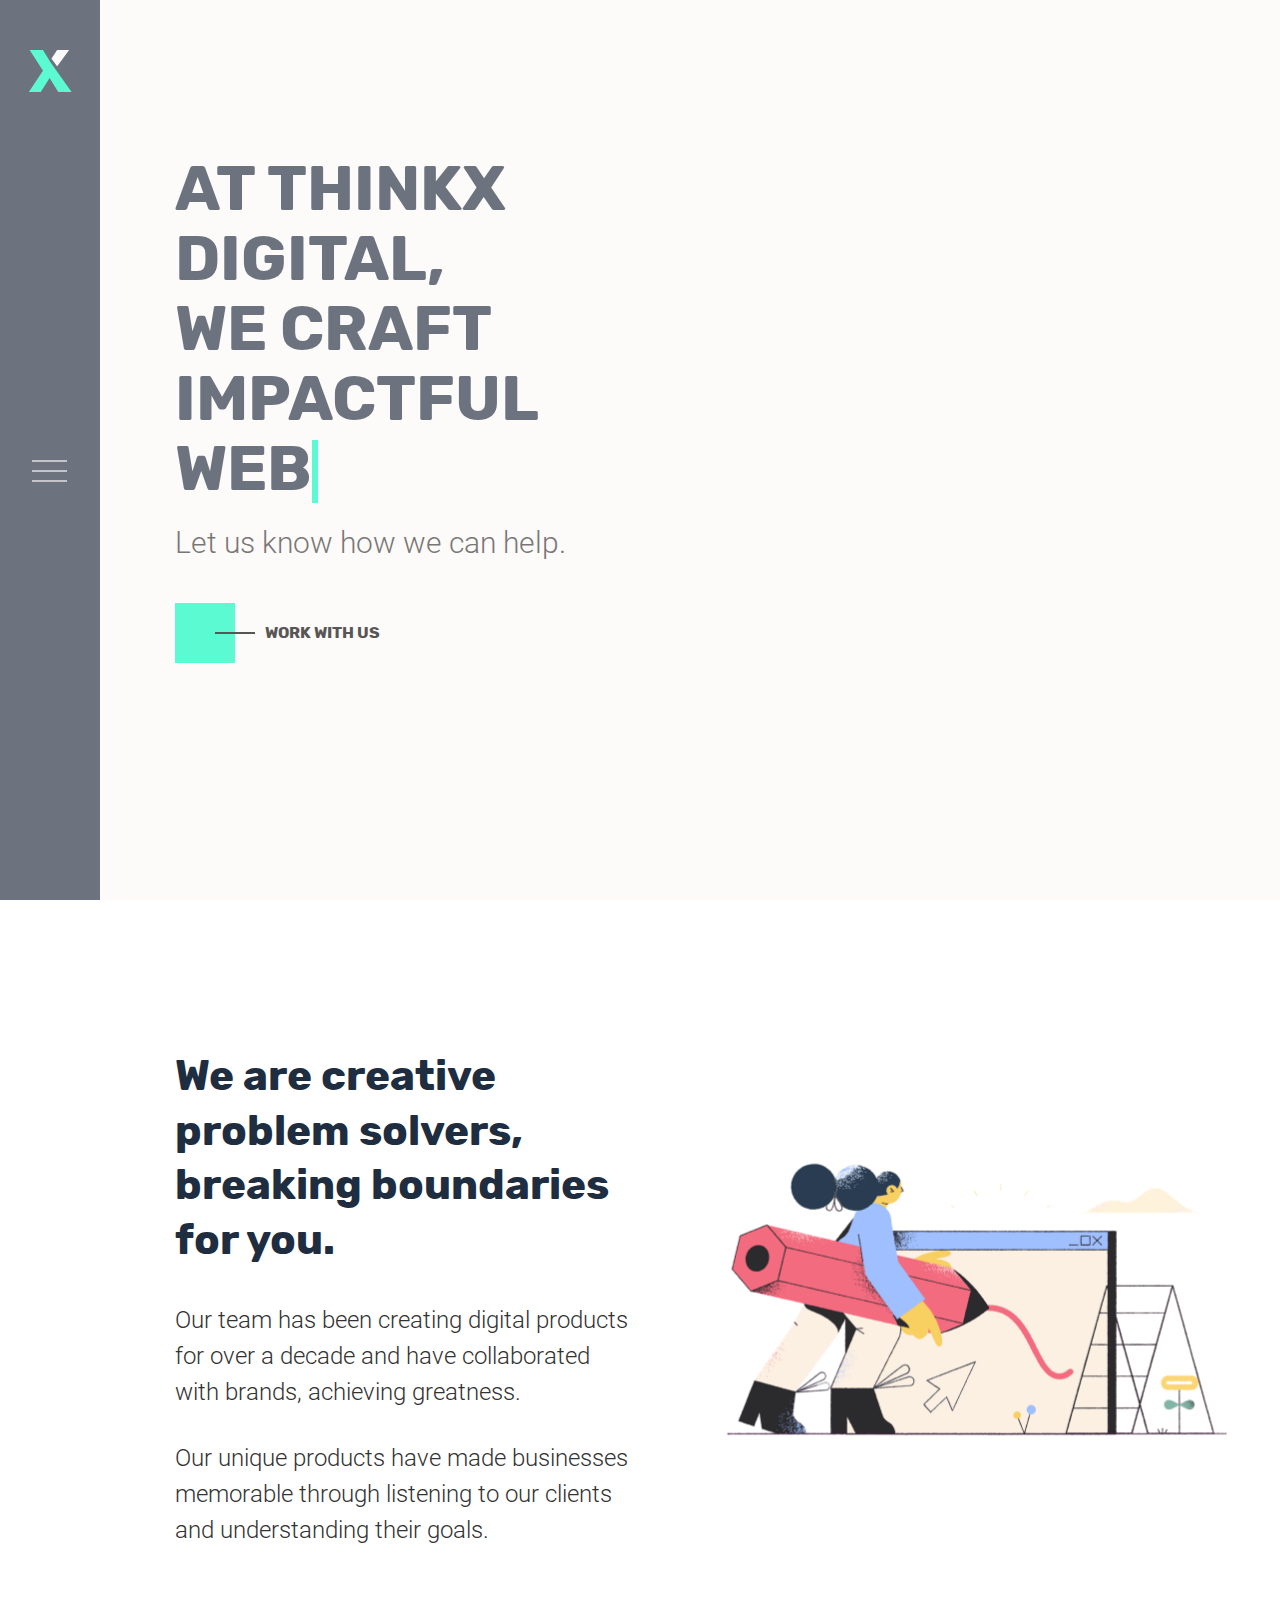
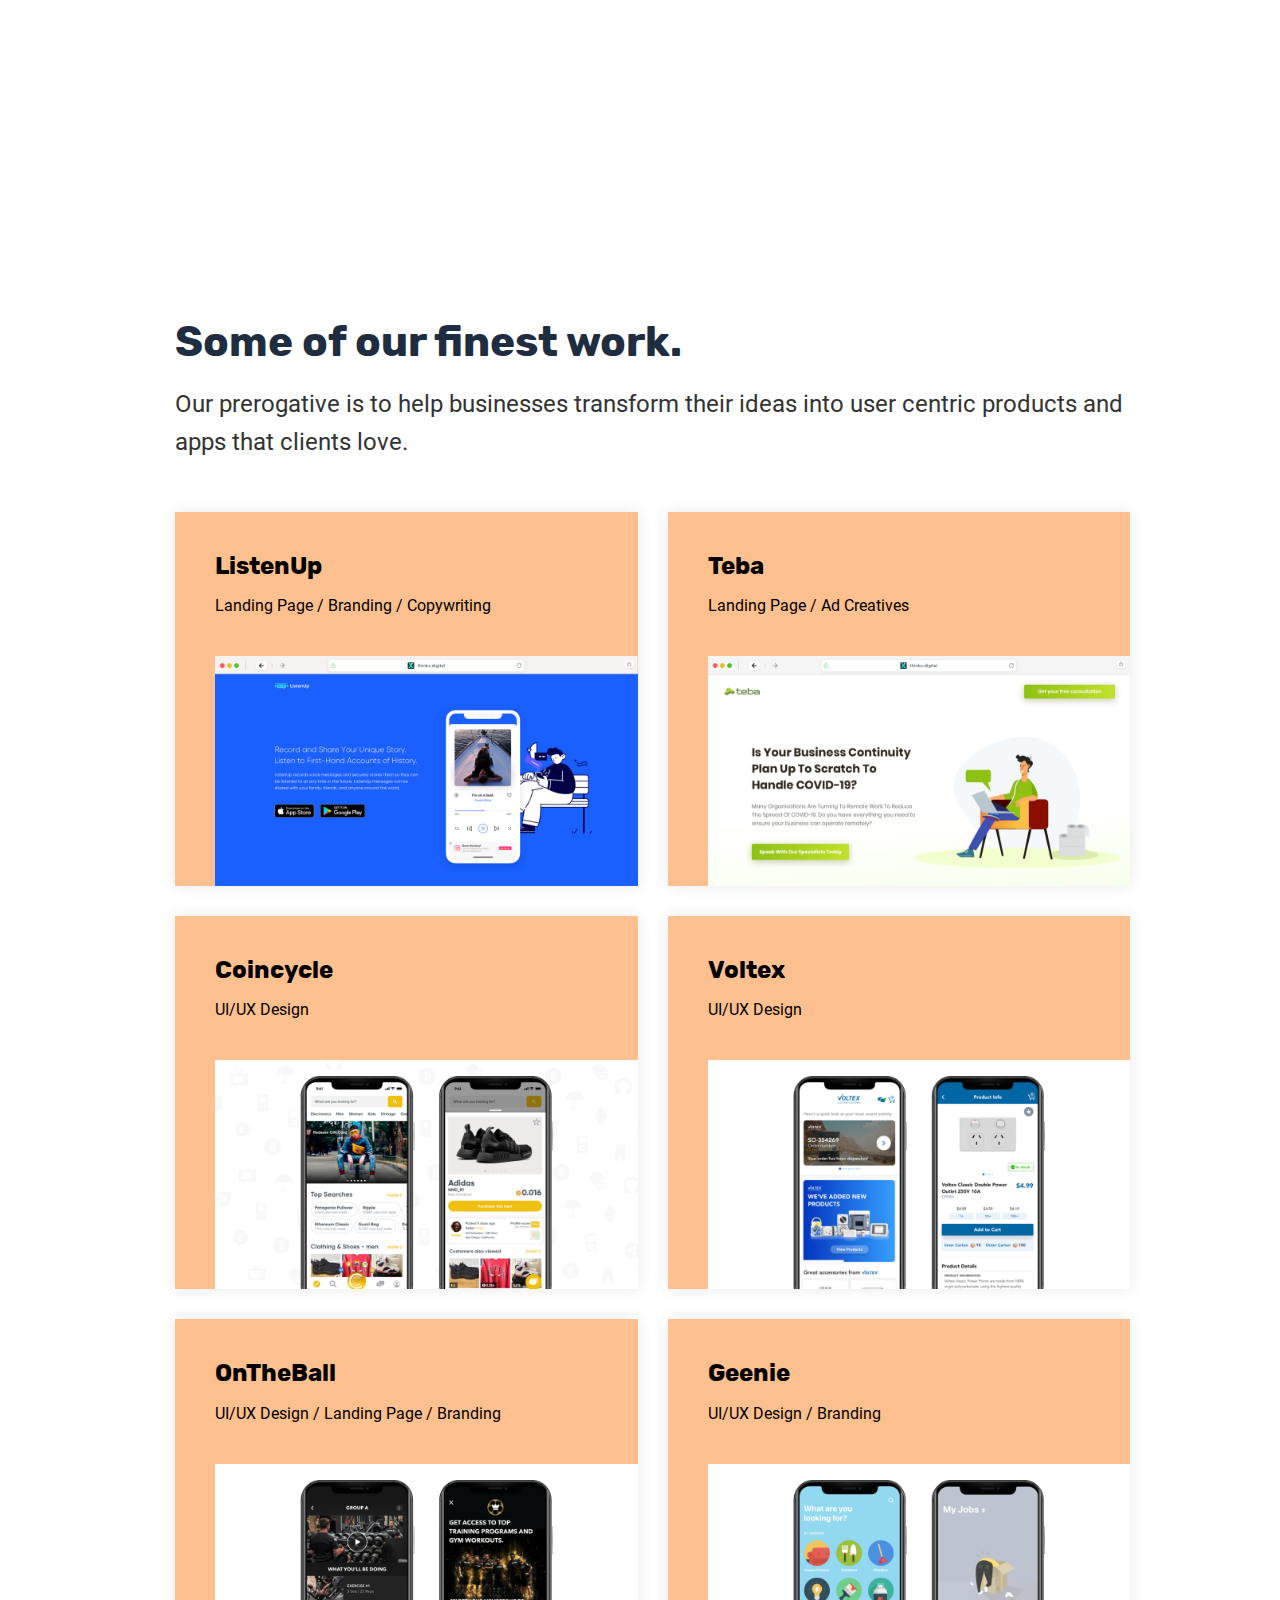
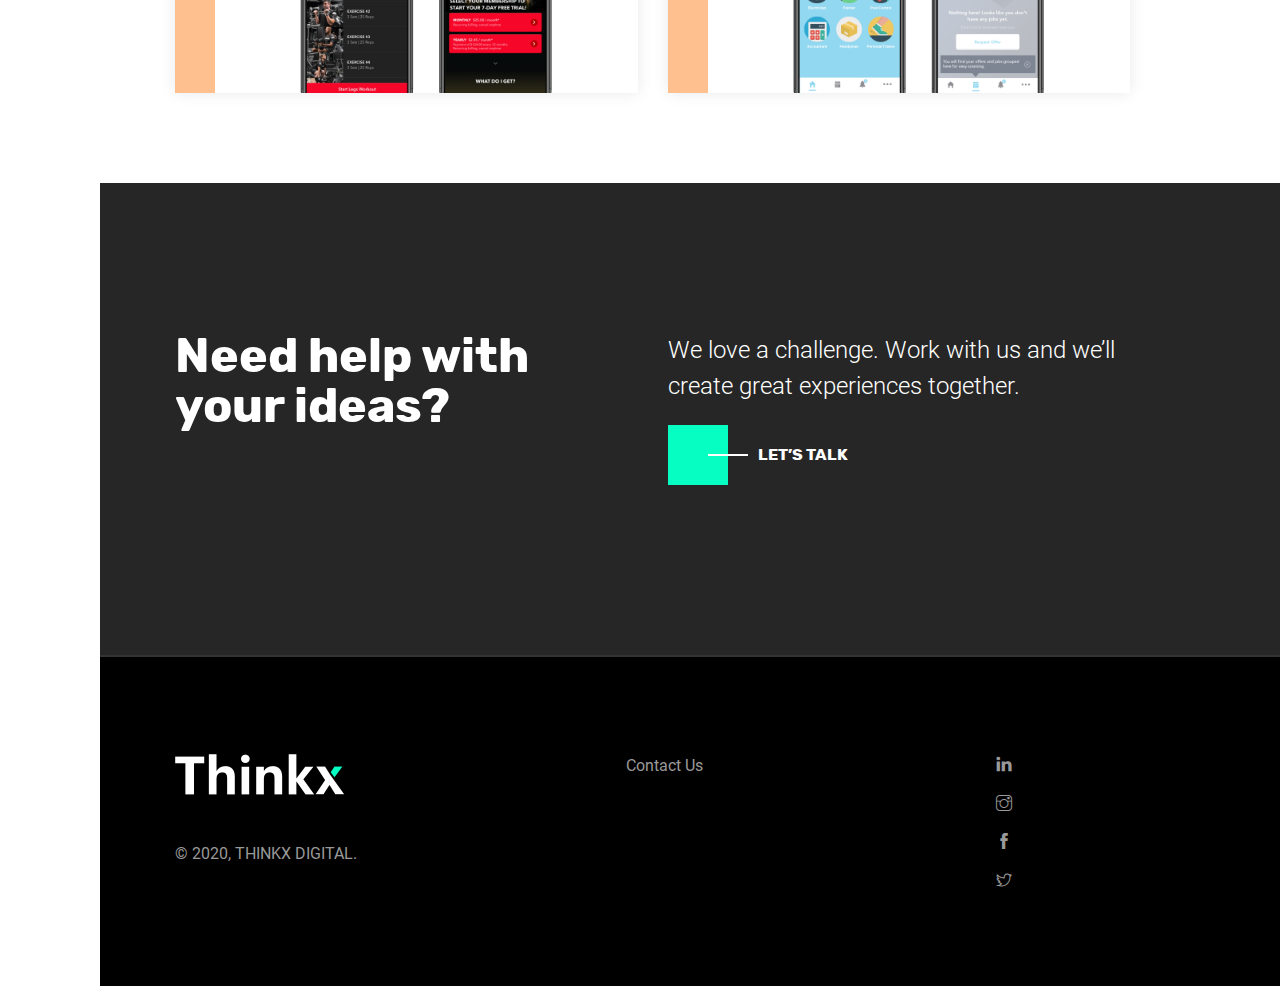
<file: index.html>
<!DOCTYPE html>
<html lang="en" class="js">
<head>
	<meta charset="utf-8">
	<meta name="author" content="Cheyanne Kuan-White">
    <meta name="keywords" content="websites, apps, branding">
	<meta name="viewport" content="width=device-width, initial-scale=1, shrink-to-fit=no">
	<meta name="description" content="ThinkX Digital is a creative agency based in Singapore and Australia, specialising in crafting the best websites, apps and branding for your business">
	<!-- Fav Icon  -->
	<link rel="shortcut icon" href="assets/images/favicon.png">
	<!-- Site Title  -->
	<title>ThinkX Digital | An Integrated Creative Agency</title>
    <!--OpenGraph and Twitter Card -->
    <meta name="twitter:card" content="summary" />
    <meta name="twitter:site" content="@ThinkXDigital" />
    <meta name="twitter:creator" content="@danielmiwhite" />
    <meta property="og:title" content="ThinkX Digital | An Integrated Creative Agency">
    <meta property="og:site_name" content="ThinkX Digital">
    <meta property="og:url" content="https://www.thinkx.digital">
    <meta property="og:description" content="ThinkX Digital is a creative agency based in Singapore and Australia, specialising in crafting the best websites, apps and branding for your business">
    <meta property="og:type" content="website">
    <meta property="og:image" content="https://i.ibb.co/K6nHYvk/opengraph.png">
	<!-- Bundle and Base CSS -->
	<link rel="stylesheet" href="assets/css/vendor.bundle.css?ver=141">
	<link rel="stylesheet" href="assets/css/style.css?ver=141">
	<link rel="stylesheet" href="assets/css/override-montana.css?ver=141">
    <link rel="canonical" href=”https://www.thinkx.digital”>
</head>
 
<body class="body-startup body-mgl">
	<!-- wrapper -->
	<div class="body-wrapper">
		<!-- Header -->
		<header class="header is-sticky is-shrink" id="header">
			<!-- Logo  -->
			<div class="header-main header-main-creative">
				<div class="header-sidebar">
					<div class="header-logo logo mb-auto">
						<a href="index.html" class="logo-link">
							<img class="logo-white" src="assets/images/logo-x.png" srcset="assets/images/logo-x2X.png 2x" alt="logo">
						</a>
					</div>
					<!-- Menu Toogle -->
					<div class="header-nav-toggle header-nav-creative">
						<a href="#" class="navbar-toggle navbar-toggle-s2" data-menu-toggle="header-menu">
							<div class="toggle-line toggle-line-s2">
								<span></span>
							</div>
						</a>
					</div>
					<!-- Menu Toogle -->
					<div class="header-social mt-auto d-none d-sm-block">
					</div>
				</div>
				<!-- Menu -->
				<div class="header-navbar header-navbar-creative">
					<div class="nshape-wrapper">
						<div class="nshape nshape-lg-alt-s3 l35 b15"></div>
					</div>
					<nav class="header-menu" id="header-menu">
						<div class="container-custom">
							<div class="row align-items-center">
								<div class="col-lg-8">
									<ul class="menu menu-creative">
										<li class="menu-item"><a class="menu-link nav-link" href="index.html">Home</a></li>
                                        <li class="menu-item"><a class="menu-link nav-link" href="contact.html">Contact Us</a></li>
									</ul>
								</div>
								<div class="col-md-4 d-none d-lg-block">
								</div>
							</div>
						</div>
					</nav>
				</div><!-- .header-navbar --> 
			</div>
		
            
            <div class="banner">
				<div class="banner-block banner-block-creative">
					<div class="container-custom">
						<div class="row">
							<div class="col-lg-10">
								<div class="banner-content-creative">
									<h3 class="banner-title t-u">At ThinkX Digital, <br>We craft impactful <br> 
                                        <span
                                         class="txt-rotate"
                                         data-period="2000"
                                         data-rotate='[ "Websites.", "Apps.", "Copywriting.", "Branding.", "Logo Design.", "Graphic Design." ]'>
                                        </span>
                                    </h3>

                                    <!--
                                        <p class="lead lead-regular lead-lg color-accent">Something sick should go here carntttttt.</p>
                                    -->
									<p class="lead lead-lg w-72">Let us know how we can help.</p>
									<div class="banner-btn-creative">
										<a href="contact.html" class="btn-creative">work with us</a>
									</div>
								</div>
							</div>
						</div>
					</div>
                    <!--    
                        <div class="bg-image bg-offset-6 bg-image-quarter">
                            <img src="assets/images/hero-a.png" alt="banner">
                        </div>
                    -->
				</div>
			</div>
			<!-- .banner --> 
        
        </header>
		<!-- end header -->

		<!-- section/about -->
		<div class="section section-x">
			<div class="nk-block nk-block-about">
				<div class="bg-image bg-offset-6 bg-image-quarter">
					<img src="assets/images/about-f.png" alt="banner">
				</div>
				<div class="container-custom">
					<div class="row justify-content-between gutter-vr-50px">
						<div class="col-lg-6">
							<div class="text-block text-block-s3">
								<h2>We are creative problem solvers, breaking boundaries for you.</h2>
								<p class="lead">Our team has been creating digital products for over a decade and have collaborated with brands, achieving greatness.</p>
								<p class="lead">Our unique products have made businesses memorable through listening to our clients and understanding their goals.</p>
                                <!--<div class="banner-btn-creative">
								    <a href="ourwork.html" class="btn-creative">our work</a>
								</div>
                                -->
							</div>
						</div>
					</div>
				</div>
			</div>
			<div class="nshape-wrapper">
				<div class="nshape nshape-lg l10 b15"></div>
			</div>
		</div>
		<!-- .section/about -->
        
        <!-- section/project -->
		<div class="section section-x">
			<div class="nk-block nk-block-service">
				<div class="container-custom">
					<!--
                    <ul class="breadcumb-menu">
						<li><a href="index.html">Home</a></li>
						<li>Our Work</li>
					</ul>
                    -->
					<div class="row">
						<div class="col">
							<div class="section-head section-head-s5 section-sm">
								<h2>Some of our finest work.</h2>
								<p class="lead lead-regular">Our prerogative is to help businesses transform their ideas into user centric products and apps that clients love.
                                </p>
							</div>
						</div>
					</div>
					<div class="row gutter-vr-30px">
						<div class="col-lg-6">
							<div class="project-alt-item bg-orange">
								<div class="project-alt-content">
									<h4>ListenUp</h4>
									<ul class="project-alt-tag-link">
										<li><p>Landing Page / Branding / Copywriting</p></li>
									</ul>
								</div>
								<div class="project-alt-img">
									<img src="assets/images/ourwork-listenup.png" alt="ListenUp">
								</div>
								<!--<a href="montana-work-single.html" class="project-alt-link">view case study</a>-->
							</div>
						</div>
                        <div class="col-lg-6">
							<div class="project-alt-item bg-orange">
								<div class="project-alt-content">
									<h4>Teba</h4>
									<ul class="project-alt-tag-link">
										<li><p>Landing Page / Ad Creatives</p></li>
									</ul>
								</div>
								<div class="project-alt-img">
									<img src="assets/images/ourwork-teba.png" alt="Teba">
								</div>
								<!--<a href="montana-work-single.html" class="project-alt-link">view case study</a>-->
							</div>
						</div>
						<div class="col-lg-6">
							<div class="project-alt-item bg-orange">
								<div class="project-alt-content">
									<h4>Coincycle</h4>
									<ul class="project-alt-tag-link">
										<li><p>UI/UX Design</p></li>
									</ul>
								</div>
								<div class="project-alt-img">
									<img src="assets/images/ourwork-coincycle.png" alt="Coincycle">
								</div>
								<!--<a href="montana-work-single.html" class="project-alt-link">view case study</a>-->
							</div>
						</div>
                        <div class="col-lg-6">
							<div class="project-alt-item bg-orange">
								<div class="project-alt-content">
									<h4>Voltex</h4>
									<ul class="project-alt-tag-link">
										<li><p>UI/UX Design</p>
									</ul>
								</div>
								<div class="project-alt-img">
									<img src="assets/images/ourwork-voltex.png" alt="Voltex">
								</div>
								<!--<a href="montana-work-single.html" class="project-alt-link">view case study</a>-->
							</div>
						</div>
						<div class="col-lg-6">
							<div class="project-alt-item bg-orange">
								<div class="project-alt-content">
									<h4>OnTheBall</h4>
									<ul class="project-alt-tag-link">
										<li><p>UI/UX Design / Landing Page / Branding</p></li>
									</ul>
								</div>
								<div class="project-alt-img">
									<img src="assets/images/ourwork-ontheball.png" alt="OnTheBall">
								</div>
								<!--<a href="montana-work-single.html" class="project-alt-link">view case study</a>-->
							</div>
						</div>
                        <div class="col-lg-6">
							<div class="project-alt-item bg-orange">
								<div class="project-alt-content">
									<h4>Geenie</h4>
									<ul class="project-alt-tag-link">
										<li><p>UI/UX Design / Branding</p></li>
									</ul>
								</div>
								<div class="project-alt-img">
									<img src="assets/images/ourwork-geenie.png" alt="Geenie">
								</div>
								<!--<a href="montana-work-single.html" class="project-alt-link">view case study</a>-->
							</div>
						</div>
					</div>
				</div>
			</div>
		</div>
		<!-- .section/project -->

		<!-- section / cta-->
		<div class="section section-x tc-light bg-dark-s3">
			<div class="container-custom">
				<div class="row gutter-vr-30px justify-content-between">
					<div class="col-lg-6">
						<div class="cta-text cta-text-s4">
							<h2 class="">Need help with <br>your ideas?</h2>
						</div>
					</div>
					<div class="col-lg-6">
						<div class="cta-btn">
							<p class="lead">We love a challenge. Work with us and we’ll create great experiences together.</p> 
							<a href="contact.html" class="btn-creative">Let’s talk</a>
						</div>
					</div>
				</div>
			</div>
		</div>
		<!-- .section-cta -->

		<!-- hr -->
		<hr class="border-full">
		<!-- .hr -->

		<!-- footer -->
        <footer class="footer bg-dark-s4 tc-bunker">
			<div class="section footer-top">
				<div class="container-custom">
					<div class="row gutter-vr-30px justify-content-between">
						<div class="col-lg-3 col-sm-6">
							<div class="wgs">
								<div class="wgs-content">
									<div class="wgs-logo mb-20">
										<a href="index.html">
											<img src="assets/images/logo-white.png" srcset="assets/images/logo-white2x.png 2x" alt="logo">
										</a>
									</div>
                                    <p>© 2020, THINKX DIGITAL.</p>
								</div>
							</div><!-- .wgs -->
						</div><!-- .col -->
						
						<div class="col-lg-2 col-sm-6">
							<div class="wgs">
								<div class="wgs-content">
									<ul class="wgs-menu">
                                        <li><a href="contact.html">Contact Us</a></li>
									</ul>
								</div>
							</div><!-- .wgs -->
						</div><!-- .col -->
						<div class="col-lg-2 col-sm-6">
							<div class="wgs">
								<div class="wgs-content">
									<ul class="wgs-menu">
										<li><a href="https://www.linkedin.com/company/thinkx-digital" target="_blank"><em class="ti ti-linkedin"></em></a></li>
                                        <li><a href="https://www.instagram.com/thinkx.digital/" target="_blank"><em class="ti ti-instagram"></em></a></li>
                                         <li><a href="https://www.facebook.com/thinkxdigitalagency/" target="_blank"><em class="ti ti-facebook"></em></a></li>
                                        <li><a href="https://twitter.com/ThinkXDigital" target="_blank"><em class="ti ti-twitter"></em></a></li>
									</ul>
								</div>
							</div><!-- .wgs -->
						</div><!-- .col -->
					</div><!-- .row -->
				</div><!-- .container-custom -->
			</div>
			<!-- .copyright -->
		</footer>
		<!-- .footer -->
	</div>
	<!-- wrapper -->

	<!-- preloader -->
	<div class="preloader preloader-light preloader-alaska-light no-split"><span class="spinner spinner-alt spinner-light"><img class="spinner-brand" src="assets/images/logo.png" alt=""></span></div>
	
	<!-- JavaScript -->
	<script src="assets/js/jquery.bundle.js?ver=141"></script>
	<script src="assets/js/scripts.js?ver=141"></script>
    <script type="application/ld+json">{"@context":"http://schema.org","@type":"Organization","name":"ThinkX Digital","url":"http://www.thinkx.digital","address":"","sameAs":["https://www.facebook.com/thinkxdigitalagency/","https://twitter.com/ThinkXDigital","https://www.linkedin.com/company/thinkx-digital","https://www.instagram.com/thinkx.digital/"]}</script>
</body>
</html>
</file>
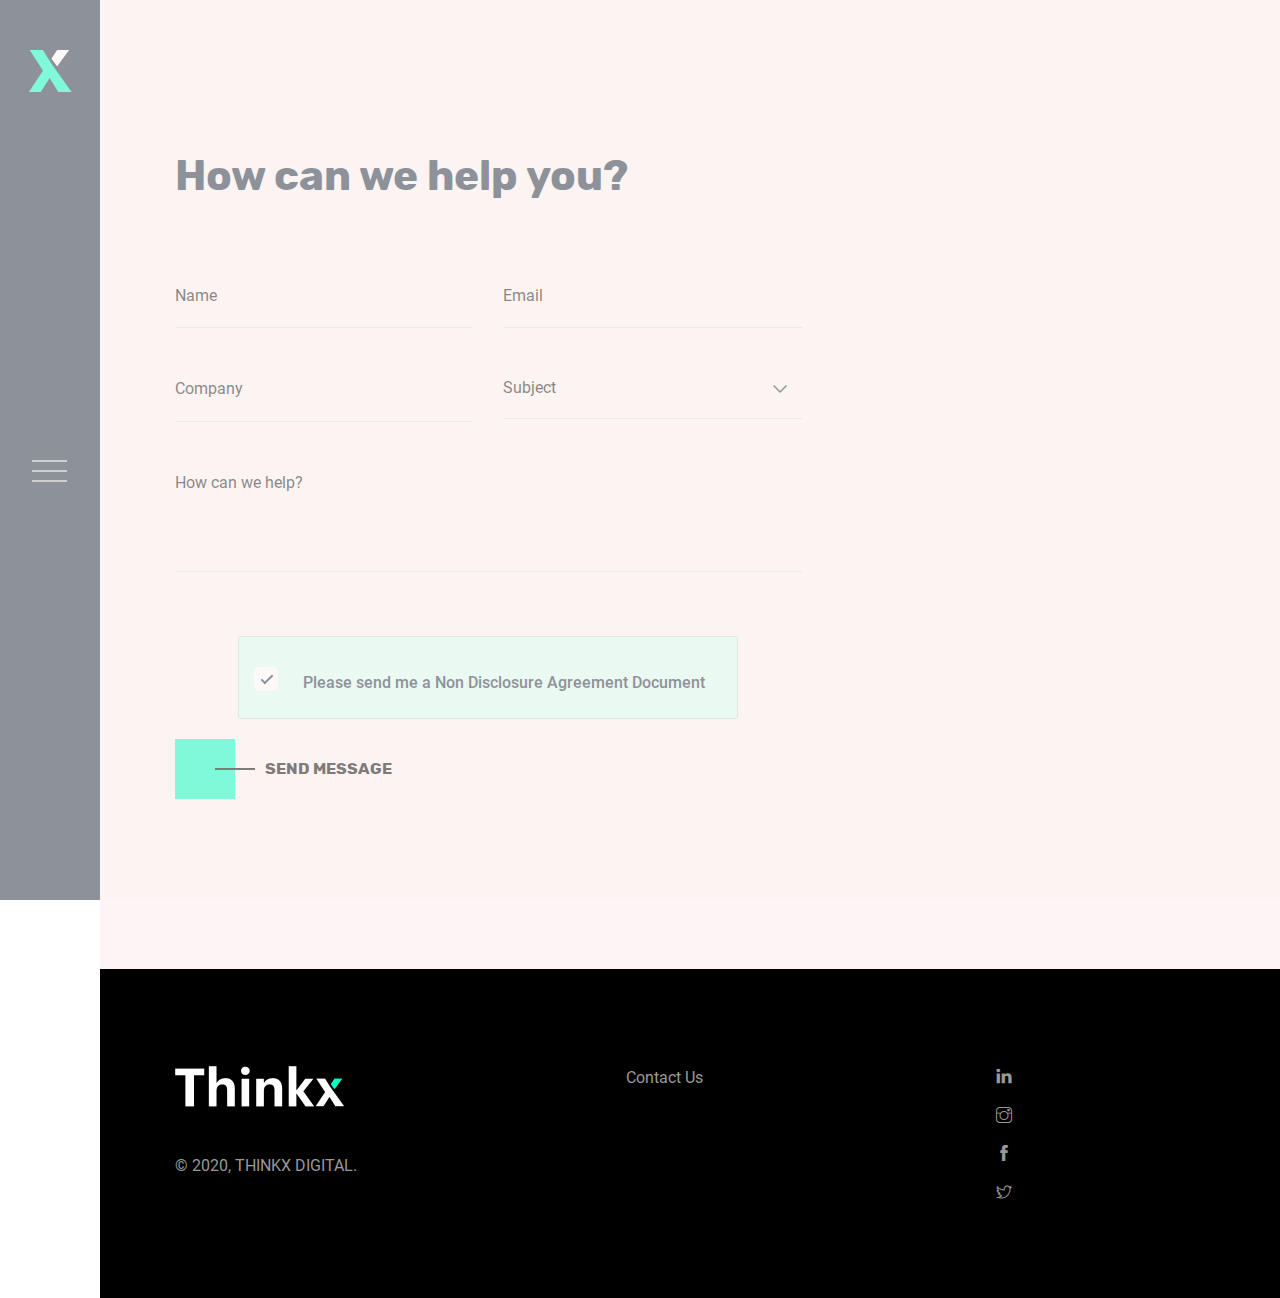
<file: contact.html>
<!DOCTYPE html>
<html lang="en" class="js">
<head>
	<meta charset="utf-8">
	<meta name="author" content="Cheyanne Kuan-White">
    <meta name="keywords" content="websites, apps, branding">
	<meta name="viewport" content="width=device-width, initial-scale=1, shrink-to-fit=no">
	<meta name="description" content="ThinkX Digital is a creative agency based in Singapore and Australia, specialising in crafting the best websites, apps and branding for your business">
	<!-- Fav Icon  -->
	<link rel="shortcut icon" href="assets/images/favicon.png">
	<!-- Site Title  -->
	<title>ThinkX Digital | An Integrated Creative Agency</title>
    <!--OpenGraph and Twitter Card -->
    <meta name="twitter:card" content="summary" />
    <meta name="twitter:site" content="@ThinkXDigital" />
    <meta name="twitter:creator" content="@danielmiwhite" />
    <meta property="og:title" content="ThinkX Digital | An Integrated Creative Agency">
    <meta property="og:site_name" content="ThinkX Digital">
    <meta property="og:url" content="https://www.thinkx.digital">
    <meta property="og:description" content="ThinkX Digital is a creative agency based in Singapore and Australia, specialising in crafting the best websites, apps and branding for your business">
    <meta property="og:type" content="website">
    <meta property="og:image" content="https://i.ibb.co/K6nHYvk/opengraph.png">
	<!-- Bundle and Base CSS -->
	<link rel="stylesheet" href="assets/css/vendor.bundle.css?ver=141">
	<link rel="stylesheet" href="assets/css/style.css?ver=141">
	<link rel="stylesheet" href="assets/css/override-montana.css?ver=141">
    <link rel="canonical" href=”thinkx.digital”>
</head>
 
<body class="body-startup body-mgl">
	<!-- wrapper -->
	<div class="body-wrapper">
		<!-- Header -->
		<header class="header is-sticky is-shrink" id="header">
			<!-- Logo  -->
			<div class="header-main header-main-creative">
				<div class="header-sidebar">
					<div class="header-logo logo mb-auto">
						<a href="index.html" class="logo-link">
							<img class="logo-white" src="assets/images/logo-x.png" srcset="assets/images/logo-x2X.png 2x" alt="logo">
						</a>
					</div>
					<!-- Menu Toogle -->
					<div class="header-nav-toggle header-nav-creative">
						<a href="#" class="navbar-toggle navbar-toggle-s2" data-menu-toggle="header-menu">
							<div class="toggle-line toggle-line-s2">
								<span></span>
							</div>
						</a>
					</div>
					<!-- Menu Toogle -->
					<div class="header-social mt-auto d-none d-sm-block">
					</div>
				</div>
				<!-- Menu -->
				<div class="header-navbar header-navbar-creative">
					<div class="nshape-wrapper">
						<div class="nshape nshape-lg-alt-s3 l35 b15"></div>
					</div>
					<nav class="header-menu" id="header-menu">
						<div class="container-custom">
							<div class="row align-items-center">
								<div class="col-lg-8">
									<ul class="menu menu-creative">
										<li class="menu-item"><a class="menu-link nav-link" href="index.html">Home</a></li>
                                        <li class="menu-item"><a class="menu-link nav-link" href="contact.html">Contact Us</a></li>
									</ul>
								</div>
								<div class="col-md-4 d-none d-lg-block">
								</div>
							</div>
						</div>
					</nav>
				</div><!-- .header-navbar --> 
			</div>
		</header>
		<!-- end header -->

		<!-- section/contact -->
		<div class="section section-x bg-light-s2">
			<div class="nk-block nk-block-service">
				<div class="container-custom">
					<div class="row">
						<div class="col-lg-8">
							<div class="section-head section-head-s5 section-sm">
								<h2>How can we help you?</h2>
							</div>
						</div>
					</div>
					<div class="row gutter-vr-30px">
						<!-- .col -->
						<div class="col-lg-8">
							<form class="genox-form mt-10" action="assets/form/contact.php" method="POST">
								<div class="form-results"></div>
								<div class="row">
									<div class="form-field form-field-s2 col-md-6">
										<input name="cf_name" type="text" placeholder="Name" class="input bdr-b required">
									</div>
									<div class="form-field form-field-s2 col-md-6">
										<input name="cf_email" type="email" placeholder="Email" class="input bdr-b required">
									</div>
								</div>
								<div class="row">
									<div class="form-field form-field-s2 col-md-6">
										<input name="cf_company" type="text" placeholder="Company" class="input bdr-b">
									</div>
									<div class="form-field form-field-s2 form-select col-md-6">
										<select name="cf_service" class="form-control input-select bdr-b input required" id="selectid_b">
											<option>Subject</option>
											<option>Websites</option>
                                            <option>Apps</option>
                                            <option>Copywriting</option>
											<option>Branding</option>
                                            <option>Logo Design</option>
                                            <option>Graphic Design</option>
                                            <option>Other</option>
										</select>
									</div>
								</div>
									<div class="row">
									<div class="form-field form-field-s2 col-md-12">
										<div class="checkbox-container">
										<textarea name="cf_msg" placeholder="How can we help? " class="input input-msg bdr-b required"></textarea>
										<input type="text" class="d-none" name="form-anti-honeypot" value=""><br>

										<div class="card">
											<div class="form-field form-field-s2 col-md-12">
        							<div class="checkbox-container">
        								<label class="checkbox-label">
            							<input type="checkbox"checked="true">
            							<span class="checkbox-custom rectangular"></span>
        								</label>
        								<div class="input-title">Please send me a Non Disclosure Agreement Document</div>
        							</div>
        						</div>
        					</div>
        					
                                            <!--    <div class="g-recaptcha" data-sitekey="6LfQDqwZAAAAACH7FfuQDkZ9vvZsBQCn7VY5r206" data-theme="light" data-size="normal" data-image="image" style="margin-bottom:40px">
                                                </div>
                                                <script src="https://www.google.com/recaptcha/api.js" async defer></script> -->
										<button type="submit" class="btn-creative">Send Message</button>
									</div>
								</div>
							</form>
						</div>
                        <!-- .col -->
					</div>
				</div>
			</div>
			
			
		</div>
		<!-- .section/contact -->
        
            
	</div>
	<!-- wrapper -->
        
        <!-- footer -->
        <footer class="footer bg-dark-s4 tc-bunker">
			<div class="section footer-top">
				<div class="container-custom">
					<div class="row gutter-vr-30px justify-content-between">
						<div class="col-lg-3 col-sm-6">
							<div class="wgs">
								<div class="wgs-content">
									<div class="wgs-logo mb-20">
										<a href="index.html">
											<img src="assets/images/logo-white.png" srcset="assets/images/logo-white2x.png 2x" alt="logo">
										</a>
									</div>
                                    <p>© 2020, THINKX DIGITAL.</p>
								</div>
							</div><!-- .wgs -->
						</div><!-- .col -->
						
						<div class="col-lg-2 col-sm-6">
							<div class="wgs">
								<div class="wgs-content">
									<ul class="wgs-menu">
                                        <li><a href="contact.html">Contact Us</a></li>
									</ul>
								</div>
							</div><!-- .wgs -->
						</div><!-- .col -->
						<div class="col-lg-2 col-sm-6">
							<div class="wgs">
								<div class="wgs-content">
									<ul class="wgs-menu">
										<li><a href="https://www.linkedin.com/company/thinkx-digital" target="_blank"><em class="ti ti-linkedin"></em></a></li>
                                        <li><a href="https://www.instagram.com/thinkx.digital/" target="_blank"><em class="ti ti-instagram"></em></a></li>
                                        <li><a href="https://www.facebook.com/thinkxdigitalagency/" target="_blank"><em class="ti ti-facebook"></em></a></li>
                                        <li><a href="https://twitter.com/ThinkXDigital" target="_blank"><em class="ti ti-twitter"></em></a></li>
									</ul>
								</div>
							</div><!-- .wgs -->
						</div><!-- .col -->
					</div><!-- .row -->
				</div><!-- .container-custom -->
			</div>
			<!-- .copyright -->
		</footer>
		<!-- .footer -->
        
    

	<!-- preloader -->
	<div class="preloader preloader-light preloader-alaska-light no-split"><span class="spinner spinner-alt spinner-light"><img class="spinner-brand" src="assets/images/logo.png" alt=""></span></div>
	
	<!-- JavaScript -->
	<script src="assets/js/jquery.bundle.js?ver=141"></script>
	<script src="assets/js/scripts.js?ver=141"></script>
    <script type="application/ld+json">{"@context":"http://schema.org","@type":"Organization","name":"ThinkX Digital","url":"http://www.thinkx.digital","address":"","sameAs":["https://www.facebook.com/thinkxdigitalagency/","https://twitter.com/ThinkXDigital","https://www.linkedin.com/company/thinkx-digital","https://www.instagram.com/thinkx.digital/"]}</script>
    </div>
</body>
</html>
</file>
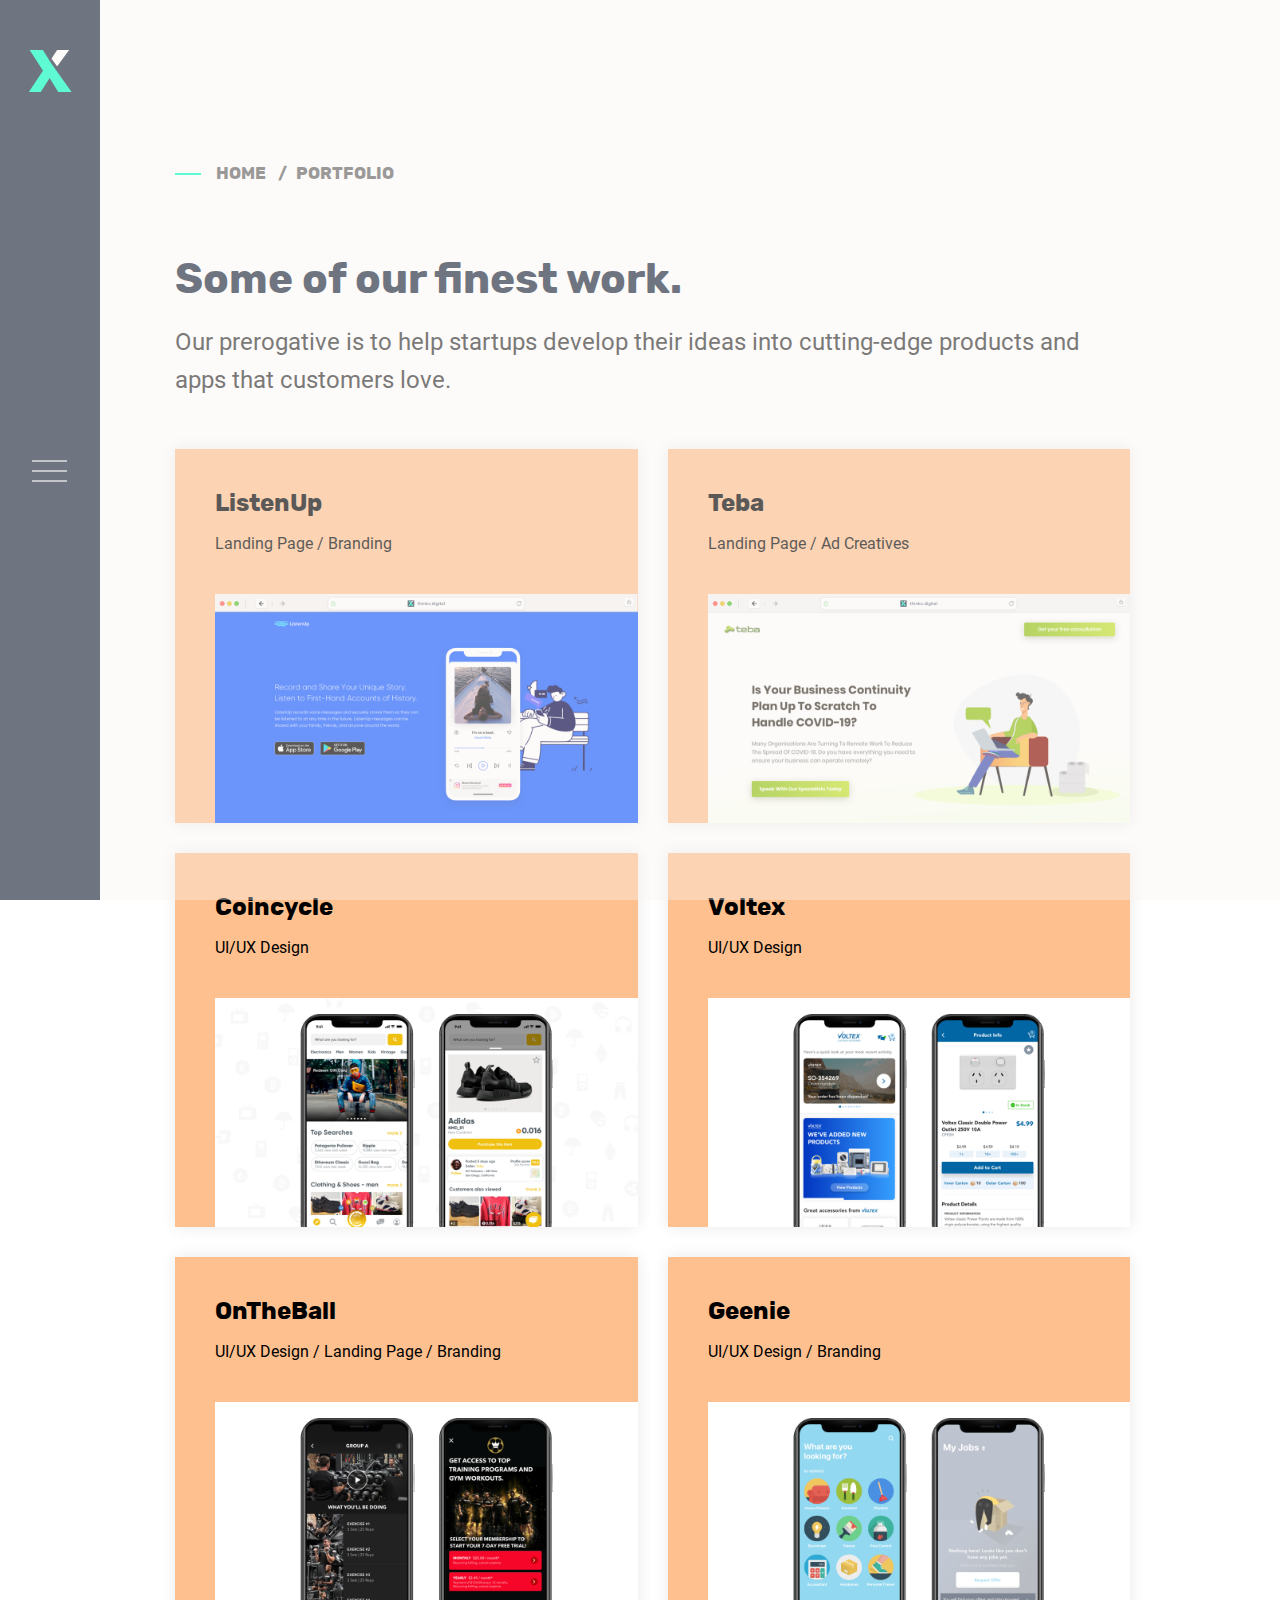
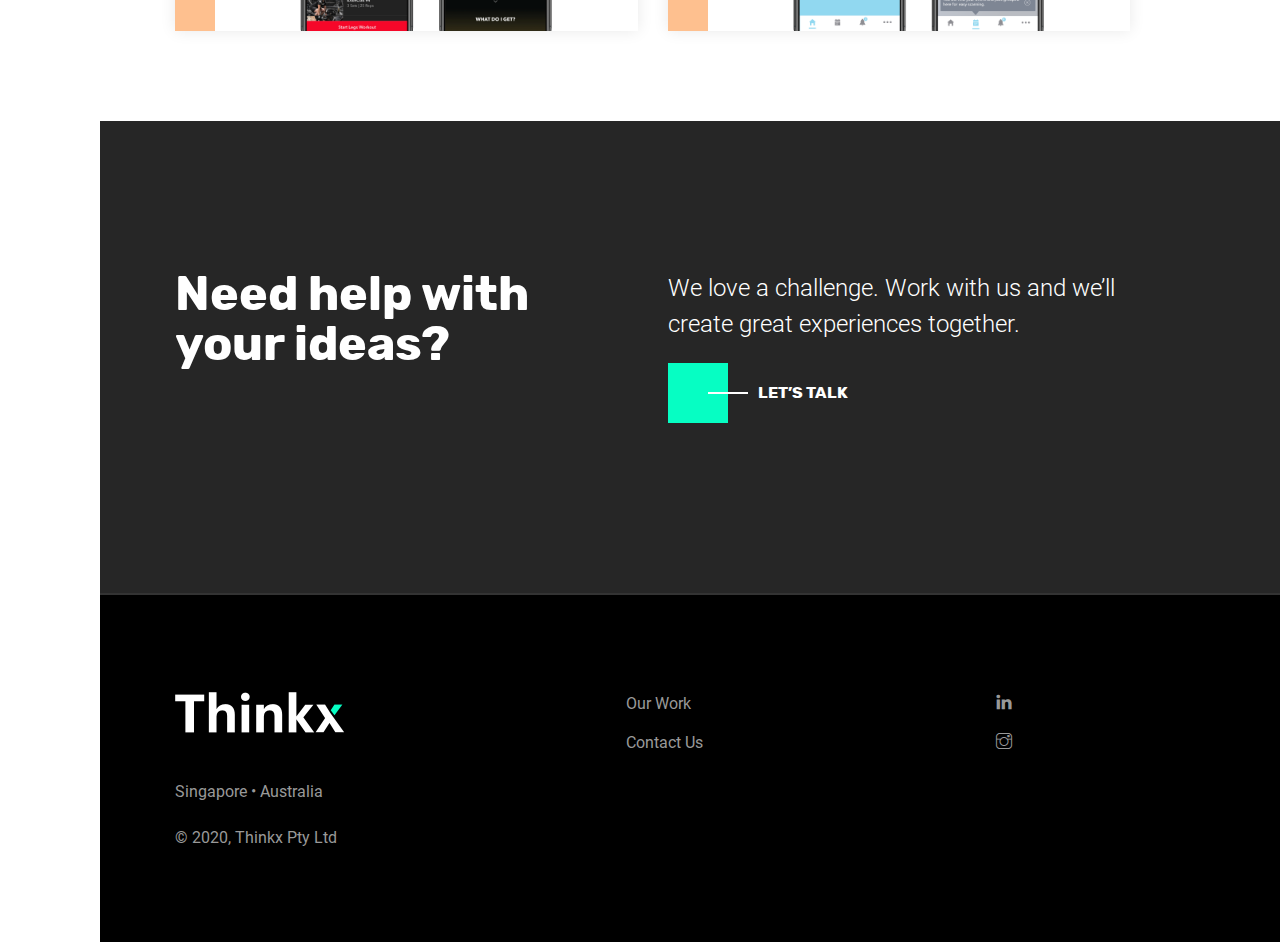
<file: ourwork.html>
<!DOCTYPE html>
<html lang="zxx" class="js">
<head>
	<meta charset="utf-8">
	<meta name="author" content="Softnio">
	<meta name="viewport" content="width=device-width, initial-scale=1, shrink-to-fit=no">
	<meta name="description" content="We are driven to craft positive and impactful digital experiences.">
	<!-- Fav Icon  -->
	<link rel="shortcut icon" href="assets/images/favicon.png">
	<!-- Site Title  -->
	<title>Thinkx | An Integrated Creative Agency</title>
	<!-- Bundle and Base CSS -->
	<link rel="stylesheet" href="assets/css/vendor.bundle.css?ver=141">
	<link rel="stylesheet" href="assets/css/style.css?ver=141">
	<link rel="stylesheet" href="assets/css/override-montana.css?ver=141">
	
</head>
 
<body class="body-startup body-mgl">
	<!-- wrapper -->
	<div class="body-wrapper">
		<!-- Header -->
		<header class="header is-sticky is-shrink" id="header">
			<!-- Logo  -->
			<div class="header-main header-main-creative">
				<div class="header-sidebar">
					<div class="header-logo logo mb-auto">
						<a href="index.html" class="logo-link">
							<img class="logo-white" src="assets/images/logo-x.png" srcset="assets/images/logo-x2X.png 2x" alt="logo">
						</a>
					</div>
					<!-- Menu Toogle -->
					<div class="header-nav-toggle header-nav-creative">
						<a href="#" class="navbar-toggle navbar-toggle-s2" data-menu-toggle="header-menu">
							<div class="toggle-line toggle-line-s2">
								<span></span>
							</div>
						</a>
					</div>
					<!-- Menu Toogle -->
					<div class="header-social mt-auto d-none d-sm-block">
						<ul>
                            
						</ul>
					</div>
				</div>
				<!-- Menu -->
                <div class="header-navbar header-navbar-creative">
					<div class="nshape-wrapper">
						<div class="nshape nshape-lg-alt-s3 l35 b15"></div>
					</div>
					<nav class="header-menu" id="header-menu">
						<div class="container-custom">
							<div class="row align-items-center">
								<div class="col-lg-8">
									<ul class="menu menu-creative">
										<li class="menu-item"><a class="menu-link nav-link" href="index.html">Home</a></li>
                                        <li class="menu-item"><a class="menu-link nav-link" href="ourwork.html">Our Work</a></li>
                                        <li class="menu-item"><a class="menu-link nav-link" href="contact.html">Contact Us</a></li>
									</ul>
								</div>
								<div class="col-md-4 d-none d-lg-block">
									<div class="header-contact">
										<ul>
											<li>
                                                <a href="mailto:hello@thinkx.digital">hello@thinkx.digital</a>
                                            </li>
											<li><a href="#">+65 8789 6042</a></li>
										</ul>
										<ul>
                                            <li><span>Singapore • Australia</span></li>
                                        </ul>
									</div>
								</div>
							</div>
						</div>
					</nav>
				</div><!-- .header-navbar --> 
			</div>
		</header>
		<!-- end header -->

		<!-- section/project -->
		<div class="section section-x">
			<div class="nk-block nk-block-service">
				<div class="container-custom">
					<ul class="breadcumb-menu">
						<li><a href="index-montana.html">Home</a></li>
						<li>portfolio</li>
					</ul>
					<div class="row">
						<div class="col">
							<div class="section-head section-head-s5 section-sm">
								<h2>Some of our finest work.</h2>
								<P class="lead lead-regular">Our prerogative is to help startups develop their ideas into cutting-edge products and apps that customers love.</P>
							</div>
						</div>
					</div>
					<div class="row gutter-vr-30px">
						<div class="col-lg-6">
							<div class="project-alt-item bg-orange">
								<div class="project-alt-content">
									<h4><a href="#">ListenUp</a></h4>
									<ul class="project-alt-tag-link">
										<li><p>Landing Page / Branding</p></li>
									</ul>
								</div>
								<div class="project-alt-img">
									<img src="assets/images/ourwork-listenup.png" alt="ListenUp">
								</div>
								<a href="montana-work-single.html" class="project-alt-link">view case study</a>	
							</div>
						</div>
                        <div class="col-lg-6">
							<div class="project-alt-item bg-orange">
								<div class="project-alt-content">
									<h4><a href="#">Teba</a></h4>
									<ul class="project-alt-tag-link">
										<li><p>Landing Page / Ad Creatives</p></li>
									</ul>
								</div>
								<div class="project-alt-img">
									<img src="assets/images/ourwork-teba.png" alt="Teba">
								</div>
								<a href="montana-work-single.html" class="project-alt-link">view case study</a>	
							</div>
						</div>
						<div class="col-lg-6">
							<div class="project-alt-item bg-orange">
								<div class="project-alt-content">
									<h4><a href="#">Coincycle</a></h4>
									<ul class="project-alt-tag-link">
										<li><p>UI/UX Design</p></li>
									</ul>
								</div>
								<div class="project-alt-img">
									<img src="assets/images/ourwork-coincycle.png" alt="Coincycle">
								</div>
								<a href="montana-work-single.html" class="project-alt-link">view case study</a>	
							</div>
						</div>
                        <div class="col-lg-6">
							<div class="project-alt-item bg-orange">
								<div class="project-alt-content">
									<h4><a href="#">Voltex</a></h4>
									<ul class="project-alt-tag-link">
										<li><p>UI/UX Design</p>
									</ul>
								</div>
								<div class="project-alt-img">
									<img src="assets/images/ourwork-voltex.png" alt="Voltex">
								</div>
								<a href="montana-work-single.html" class="project-alt-link">view case study</a>	
							</div>
						</div>
						<div class="col-lg-6">
							<div class="project-alt-item bg-orange">
								<div class="project-alt-content">
									<h4><a href="#">OnTheBall</a></h4>
									<ul class="project-alt-tag-link">
										<li><p>UI/UX Design / Landing Page / Branding</p></li>
									</ul>
								</div>
								<div class="project-alt-img">
									<img src="assets/images/ourwork-ontheball.png" alt="OnTheBall">
								</div>
								<a href="montana-work-single.html" class="project-alt-link">view case study</a>	
							</div>
						</div>
                        <div class="col-lg-6">
							<div class="project-alt-item bg-orange">
								<div class="project-alt-content">
									<h4><a href="#">Geenie</a></h4>
									<ul class="project-alt-tag-link">
										<li><p>UI/UX Design / Branding</p></li>
									</ul>
								</div>
								<div class="project-alt-img">
									<img src="assets/images/ourwork-geenie.png" alt="Geenie">
								</div>
								<a href="montana-work-single.html" class="project-alt-link">view case study</a>	
							</div>
						</div>
					</div>
				</div>
			</div>
		</div>
		<!-- .section/project -->

		<!-- section / cta-->
		<div class="section section-x tc-light bg-dark-s3">
			<div class="container-custom">
				<div class="row gutter-vr-30px justify-content-between">
					<div class="col-lg-6">
						<div class="cta-text cta-text-s4">
							<h2 class="">Need help with <br>your ideas?</h2>
						</div>
					</div>
					<div class="col-lg-6">
						<div class="cta-btn">
							<p class="lead">We love a challenge. Work with us and we’ll create great experiences together.</p> 
							<a href="contact.html" class="btn-creative">Let’s talk</a>
						</div>
					</div>
				</div>
			</div>
		</div>
		<!-- .section-cta -->

		<!-- hr -->
		<hr class="border-full">
		<!-- .hr -->

		<!-- footer -->
        <footer class="footer bg-dark-s4 tc-bunker">
			<div class="section footer-top">
				<div class="container-custom">
					<div class="row gutter-vr-30px justify-content-between">
						<div class="col-lg-3 col-sm-6">
							<div class="wgs">
								<div class="wgs-content">
									<div class="wgs-logo mb-20">
										<a href="index.html">
											<img src="assets/images/logo-white.png" srcset="assets/images/logo-white2x.png 2x" alt="logo">
										</a>
									</div>
									<p>Singapore • Australia</p>
                                    <p>© 2020, Thinkx Pty Ltd</p>
								</div>
							</div><!-- .wgs -->
						</div><!-- .col -->
						
						<div class="col-lg-2 col-sm-6">
							<div class="wgs">
								<div class="wgs-content">
									<ul class="wgs-menu">
                                        <li><a href="#">Our Work</a></li>
                                        <li><a href="contact.html">Contact Us</a></li>
									</ul>
								</div>
							</div><!-- .wgs -->
						</div><!-- .col -->
						<div class="col-lg-2 col-sm-6">
							<div class="wgs">
								<div class="wgs-content">
									<ul class="wgs-menu">
										<li><a href="https://www.linkedin.com/company/thinkx-agency"><em class="ti ti-linkedin"></em></a></li>
                                        <li><a href="https://www.instagram.com/thinkx.digital/"><em class="ti ti-instagram"></em></a></li>
									</ul>
								</div>
							</div><!-- .wgs -->
						</div><!-- .col -->
					</div><!-- .row -->
				</div><!-- .container-custom -->
			</div>
			<!-- .copyright -->
		</footer>
		<!-- .footer -->
	</div>
	<!-- wrapper -->

	<!-- preloader -->
	<div class="preloader preloader-light preloader-alaska-light no-split"><span class="spinner spinner-alt spinner-light"><img class="spinner-brand" src="assets/images/logo.png" alt=""></span></div>
	
	<!-- JavaScript -->
	<script src="assets/js/jquery.bundle.js?ver=141"></script>
	<script src="assets/js/scripts.js?ver=141"></script>
</body>
</html>
</file>
<file: assets/css/style.css>
@media only screen and (max-width: 600px) {
  div.container-custom {
    margin-top: 40px;
  }
}

@media only screen and (max-width: 600px) {
  div.section-head section-head-s5 section-sm {
    margin-top: 40px;
  }
}

.mailto-link {
	position: relative;
	padding: 8px 0;
}
.mailto-message {
	top: 1px;
	left: 25%;
	margin-bottom: -100px;
	transform: translate(-50%, -100%);
	position: absolute;
	display: none;
	width: auto;
	white-space: nowrap;
	font-size: 12px;
	background-color: white;
	color: black;
	padding: 2px 6px;
	border-radius: 2px;
	&:after {
		content: '';
	}
}
.mailto-link:hover .mailto-message,
.mailto-link:focus .mailto-message,
.mailto-link:focus-within .mailto-message {
	display: block;
}

/*!
 * Theme Name: Genox -  Multipurpose HTML Template
 * Author: Softnio
 * Author URI: http://themeforest.net/user/softnio
 * Version: 1.4.1
 * Updated: 11.27.2019
**/
/**
----------------------
## TABLE CONTNETS ##
01. Fonts
02. Utilities
--  02.1 Reset
--  02.2 Spacing
--  02.3 Misc
--  02.4 Preset
--  02.5 Animate
03. layouts
--  03.1 Header
--  03.2 Menu
--  03.3 Sections
--  03.4 Footer
04. Override
05. Block
--  05.1 Banner
--  05.2 Feature
--  05.3 Services
--  05.4 Counter
--  05.5 Project
--  05.6 Testimonial
--  05.7 Team
--  05.8 Cta
--  05.9 Post
--  05.10 Career
--  05.11 Contact
--  05.12 form
--  05.13 price
---------------------- **/
/** IMPORTANT NOTE: DO NOT Edit this file. Best to write own code in css/theme.css file. It will helps you to easy update of the template. */
/** 01. Fonts */
@font-face { font-family: 'Poppins'; src: url("../fonts/Poppins-Black.eot"); src: url("../fonts/Poppins-Black.eot?#iefix") format("embedded-opentype"), url("../fonts/Poppins-Black.woff2") format("woff2"), url("../fonts/Poppins-Black.woff") format("woff"), url("../fonts/Poppins-Black.ttf") format("truetype"); font-weight: 900; font-style: normal; }
@font-face { font-family: 'Poppins'; src: url("../fonts/Poppins-Bold.eot"); src: url("../fonts/Poppins-Bold.eot?#iefix") format("embedded-opentype"), url("../fonts/Poppins-Bold.woff2") format("woff2"), url("../fonts/Poppins-Bold.woff") format("woff"), url("../fonts/Poppins-Bold.ttf") format("truetype"); font-weight: 700; font-style: normal; }
@font-face { font-family: 'Poppins'; src: url("../fonts/Poppins-SemiBold.eot"); src: url("../fonts/Poppins-SemiBold.eot?#iefix") format("embedded-opentype"), url("../fonts/Poppins-SemiBold.woff2") format("woff2"), url("../fonts/Poppins-SemiBold.woff") format("woff"), url("../fonts/Poppins-SemiBold.ttf") format("truetype"); font-weight: 600; font-style: normal; }
@font-face { font-family: 'Poppins'; src: url("../fonts/Poppins-Medium.eot"); src: url("../fonts/Poppins-Medium.eot?#iefix") format("embedded-opentype"), url("../fonts/Poppins-Medium.woff2") format("woff2"), url("../fonts/Poppins-Medium.woff") format("woff"), url("../fonts/Poppins-Medium.ttf") format("truetype"); font-weight: 500; font-style: normal; }
@font-face { font-family: 'Poppins'; src: url("../fonts/Poppins-Regular.eot"); src: url("../fonts/Poppins-Regular.eot?#iefix") format("embedded-opentype"), url("../fonts/Poppins-Regular.woff2") format("woff2"), url("../fonts/Poppins-Regular.woff") format("woff"), url("../fonts/Poppins-Regular.ttf") format("truetype"); font-weight: 400; font-style: normal; }
@font-face { font-family: 'Poppins'; src: url("../fonts/Poppins-Light.eot"); src: url("../fonts/Poppins-Light.eot?#iefix") format("embedded-opentype"), url("../fonts/Poppins-Light.woff2") format("woff2"), url("../fonts/Poppins-Light.woff") format("woff"), url("../fonts/Poppins-Light.ttf") format("truetype"); font-weight: 300; font-style: normal; }
@font-face { font-family: 'Roboto'; src: url("../fonts/Roboto-Light.eot"); src: local("Roboto Light"), local("Roboto-Light"), url("../fonts/Roboto-Light.eot?#iefix") format("embedded-opentype"), url("../fonts/Roboto-Light.woff2") format("woff2"), url("../fonts/Roboto-Light.woff") format("woff"), url("../fonts/Roboto-Light.ttf") format("truetype"); font-weight: 300; font-style: normal; }
@font-face { font-family: 'Roboto'; src: url("../fonts/Roboto-Regular.eot"); src: local("Roboto"), local("Roboto-Regular"), url("../fonts/Roboto-Regular.eot?#iefix") format("embedded-opentype"), url("../fonts/Roboto-Regular.woff2") format("woff2"), url("../fonts/Roboto-Regular.woff") format("woff"), url("../fonts/Roboto-Regular.ttf") format("truetype"); font-weight: normal; font-style: normal; }
@font-face { font-family: 'Roboto'; src: url("../fonts/Roboto-Medium.eot"); src: local("Roboto Medium"), local("Roboto-Medium"), url("../fonts/Roboto-Medium.eot?#iefix") format("embedded-opentype"), url("../fonts/Roboto-Medium.woff2") format("woff2"), url("../fonts/Roboto-Medium.woff") format("woff"), url("../fonts/Roboto-Medium.ttf") format("truetype"); font-weight: 500; font-style: normal; }
@font-face { font-family: 'Roboto'; src: url("../fonts/Roboto-Bold.eot"); src: local("Roboto Bold"), local("Roboto-Bold"), url("../fonts/Roboto-Bold.eot?#iefix") format("embedded-opentype"), url("../fonts/Roboto-Bold.woff2") format("woff2"), url("../fonts/Roboto-Bold.woff") format("woff"), url("../fonts/Roboto-Bold.ttf") format("truetype"); font-weight: bold; font-style: normal; }
@font-face { font-family: 'genox-icon'; src: url("../fonts/genox-icon.ttf?4rdqtr") format("truetype"), url("../fonts/genox-icon.woff?4rdqtr") format("woff"), url("../fonts/genox-icon.svg?4rdqtr#genox-icon") format("svg"); font-weight: normal; font-style: normal; }
.ikon { /* use !important to prevent issues with browser extensions that change fonts */ font-family: 'genox-icon' !important; speak: none; font-style: normal; font-weight: normal; font-variant: normal; text-transform: none; line-height: 1; /* Better Font Rendering =========== */ -webkit-font-smoothing: antialiased; -moz-osx-font-smoothing: grayscale; }

.ikon-brain:before { content: "\e90c"; }

.ikon-chart:before { content: "\e90d"; }

.ikon-light:before { content: "\e90e"; }

.ikon-plane:before { content: "\e90f"; }

.ikon-quote-o:before { content: "\e90b"; }

.ikon-app:before { content: "\e907"; }

.ikon-startup:before { content: "\e908"; }

.ikon-strategy:before { content: "\e909"; }

.ikon-uiux:before { content: "\e90a"; }

.ikon-quote:before { content: "\e906"; }

.ikon-skill:before { content: "\e900"; }

.ikon-drive:before { content: "\e901"; }

.ikon-pie:before { content: "\e902"; }

.ikon-apply:before { content: "\e903"; }

.ikon-interview:before { content: "\e904"; }

.ikon-promise:before { content: "\e905"; }

/** 02. Utilities */
/** 02.01 Reset */
html, body { font-family: "Roboto", sans-serif; color: #131313; font-size: 16px; line-height: 1.6; font-weight: 400; -webkit-font-smoothing: antialiased; -moz-osx-font-smoothing: grayscale; position: relative; overflow-x: hidden; min-width: 320px; }

@media (min-width: 576px) { html, body { font-size: 16px; line-height: 1.6; font-weight: 400; } }
article, aside, details, figcaption, figure, footer, header, hgroup, main, menu, nav, section { display: block; }

*[hidden] { display: none; }

ol, ul { list-style: none; }

blockquote, q { quotes: none; }
blockquote::after, blockquote::before, q::after, q::before { content: none; }

table { border-collapse: collapse; border-spacing: 0; }

h1, h2, h3, h4, h5, h6, .h1, .h2, .h3, .h4, .h5, .h6 { color: #1F2D40; font-weight: 700; font-family: "Poppins", sans-serif; line-height: 1.3; margin-bottom: 0.5rem; }
h1:last-child, h2:last-child, h3:last-child, h4:last-child, h5:last-child, h6:last-child, .h1:last-child, .h2:last-child, .h3:last-child, .h4:last-child, .h5:last-child, .h6:last-child { margin-bottom: 0; }
.tc-light h1, .tc-light h2, .tc-light h3, .tc-light h4, .tc-light h5, .tc-light h6, .tc-light .h1, .tc-light .h2, .tc-light .h3, .tc-light .h4, .tc-light .h5, .tc-light .h6 { color: #fff; }
.tc-bunker h1, .tc-bunker h2, .tc-bunker h3, .tc-bunker h4, .tc-bunker h5, .tc-bunker h6, .tc-bunker .h1, .tc-bunker .h2, .tc-bunker .h3, .tc-bunker .h4, .tc-bunker .h5, .tc-bunker .h6 { color: #ffffff !important; }
.tc-bunker h1:not(.tc-primary), .tc-bunker h2:not(.tc-primary), .tc-bunker h3:not(.tc-primary), .tc-bunker h4:not(.tc-primary), .tc-bunker h5:not(.tc-primary), .tc-bunker h6:not(.tc-primary), .tc-bunker .h1:not(.tc-primary), .tc-bunker .h2:not(.tc-primary), .tc-bunker .h3:not(.tc-primary), .tc-bunker .h4:not(.tc-primary), .tc-bunker .h5:not(.tc-primary), .tc-bunker .h6:not(.tc-primary) { color: #ffffff !important; }

p { margin-bottom: 1rem; }
p:last-child { margin-bottom: 0; }

ul, ol, table { margin: 0; padding: 0; }

strong, b { font-weight: 700; }

a, button { outline: 0 none; transition: all 0.5s; color: #06FEC3; }
a:link, a:visited, button:link, button:visited { text-decoration: none; }
a:hover, a:focus, a:active, button:hover, button:focus, button:active { outline: 0; color: #06FEC3; }
.bg-dark-alt a:hover, .bg-dark a:hover, .bg-dark-alt button:hover, .bg-dark button:hover { color: #ffffff; }

img { max-width: 100%; height: auto; }

h1, .h1, .fz-1 { font-size: 1.375rem; }

h2, .h2, .fz-2 { font-size: 1.375rem; }

h3, .h3, .fz-3 { font-size: 1.125rem; }

h4, .h4, .fz-4 { font-size: 1.125rem; line-height: 1.667; }

h5, .h5, .fz-5 { font-size: 1rem; }

h6, .h6, .fz-6 { font-size: 0.875rem; }

.fz-7 { font-size: 0.75rem; }

.fz-8 { font-size: 0.75rem; }

@media (min-width: 479px) { h1, .h1, .fz-1 { font-size: 1.75rem; }
  h2, .h2, .fz-2 { font-size: 1.375rem; }
  h3, .h3, .fz-3 { font-size: 1.25rem; }
  h4, .h4, .fz-4 { font-size: 1.125rem; line-height: 1.667; }
  h5, .h5, .fz-5 { font-size: 1rem; }
  h6, .h6, .fz-6 { font-size: 0.875rem; }
  .fz-7 { font-size: 0.75rem; }
  .fz-8 { font-size: 0.75rem; } }
.lead { font-weight: 400; }

.l-font { font-size: 4.5rem; }

@media (min-width: 576px) { h2, .h2, .fz-2 { font-size: 1.875rem; line-height: 1.533; }
  h3, .h3, .fz-3 { font-size: 1.5rem; }
  h4, .h4, .fz-4 { font-size: 1.125rem; line-height: 1.333; }
  h5, .h5, .fz-5 { font-size: 0.875rem; }
  h6, .h6, .fz-6 { font-size: 0.75rem; }
  .fz-7 { font-size: 0.6875rem; }
  .fz-8 { font-size: 0.625rem; }
  .l-font { font-size: 4.5rem; } }
@media (min-width: 992px) { h1, .h1, .fz-1 { font-size: 2.25rem; } }
.t-u { text-transform: uppercase; }
.t-c { text-transform: capitalize; }
.t-n { text-transform: initial; }

.nk-df-content { content: ""; }
.nk-df-rel, .has-ovm, .has-bg, [class*='bg-'], .has-bg-image, .has-bg-video { position: relative; }
.nk-df-over-up, .has-ovm > [class*=container], .has-ovm > :not(.nk-ovm):not(.header-main):not(.nk-header), .has-bg-image > [class*=container], .has-bg-video > [class*=container] { position: relative; z-index: 5; }
.nk-df-t, .nk-df-y { top: 0; }
.nk-df-b, .nk-df-y { bottom: 0; }
.nk-df-l, .nk-df-x { left: 0; }
.nk-df-r, .nk-df-x { right: 0; }
.nk-df-around, .bg-image, .bg-video, .bg-video-cover, .overlay:after { position: absolute; bottom: 0; top: 0; left: 0; right: 0; }
.nk-df-center { position: absolute; top: 50%; left: 50%; transform: translate(-50%, -50%); }
.nk-df-bg, .has-bg, [class*='bg-'], .bg-image, .bg-video, .bg-video-cover { background-repeat: no-repeat; background-size: cover; background-position: 50% 50%; }
.nk-df-bg-100 { background-repeat: no-repeat; background-size: 100%; background-position: 50% 50%; }

/** 02.02 Spacing */
.gap { height: 30px; }

.gap-s { height: 10px; }

.gap-m { height: 20px; }

.gap-l { height: 60px; }

.gap-x { height: 90px; }

.gap-1x { height: 10px; }

.gap-2x { height: 20px; }

.gap-3x { height: 30px; }

.gap-4x { height: 40px; }

.gap-5x { height: 50px; }

.gap-6x { height: 60px; }

.gap-7x { height: 70px; }

.gap-8x { height: 80px; }

.gap-9x { height: 90px; }

.gap-10x { height: 100px; }

.pdt, .pd, .pdy { padding-top: 30px; }

.pdb, .pd, .pdy { padding-bottom: 30px; }

.pdl, .pd, .pdx { padding-left: 30px; }

.pdr, .pd, .pdx { padding-right: 30px; }

.pdt-s, .pd-s, .pdy-s { padding-top: 10px !important; }

.pdt-m, .pd-m, .pdy-m { padding-top: 20px !important; }

.pdt-r, .pd-r, .pdy-r { padding-top: 30px !important; }

.pdt-l, .pd-l, .pdy-l { padding-top: 60px !important; }

.pdt-x, .pd-x, .pdy-x { padding-top: 90px !important; }

.pdb-s, .pd-s, .pdy-s { padding-bottom: 10px !important; }

.pdb-m, .pd-m, .pdy-m { padding-bottom: 20px !important; }

.pdb-r, .pd-r, .pdy-r { padding-bottom: 30px !important; }

.pdb-l, .pd-l, .pdy-l { padding-bottom: 60px !important; }

.pdb-x, .pd-x, .pdy-x { padding-bottom: 90px !important; }

.pdl-s, .pd-s, .pdx-s { padding-left: 10px !important; }

.pdl-m, .pd-m, .pdx-m { padding-left: 20px !important; }

.pdl-r, .pd-r, .pdx-r { padding-left: 30px !important; }

.pdl-l, .pd-l, .pdx-l { padding-left: 60px !important; }

.pdl-x, .pd-x, .pdx-x { padding-left: 90px !important; }

.pdr-s, .pd-s, .pdx-s { padding-right: 10px !important; }

.pdr-m, .pd-m, .pdx-m { padding-right: 20px !important; }

.pdr-r, .pd-r, .pdx-r { padding-right: 30px !important; }

.pdr-l, .pd-l, .pdx-l { padding-right: 60px !important; }

.pdr-x, .pd-x, .pdx-x { padding-right: 90px !important; }

.mgt, .mg, .mgy { margin-top: 30px; }

.mgb, .mg, .mgy { margin-bottom: 30px; }

.mgl, .mg, .mgx { margin-left: 30px; }

.mgr, .mg, .mgx { margin-right: 30px; }

.mg-fix { margin-bottom: -20px; }
.mg-fix-lg { margin-bottom: -45px; }
.mg-fix-md { margin-bottom: -30px; }
.mg-fix-sm { margin-bottom: -15px; }
.mg-fix-xs { margin-bottom: -10px; }

.mgt-s, .mg-s, .mgy-s { margin-top: 10px !important; }

.mgt-m, .mg-m, .mgy-m { margin-top: 20px !important; }

.mgt-r, .mg-r, .mgy-r { margin-top: 30px !important; }

.mgt-l, .mg-l, .mgy-l { margin-top: 60px !important; }

.mgt-x, .mg-x, .mgy-x { margin-top: 90px !important; }

.mgb-s, .mg-s, .mgy-s { margin-bottom: 10px !important; }

.mgb-m, .mg-m, .mgy-m { margin-bottom: 20px !important; }

.mgb-r, .mg-r, .mgy-r { margin-bottom: 30px !important; }

.mgb-l, .mg-l, .mgy-l { margin-bottom: 60px !important; }

.mgb-x, .mg-x, .mgy-x { margin-bottom: 90px !important; }

.mgl-s, .mg-s, .mgx-s { margin-left: 10px !important; }

.mgl-m, .mg-m, .mgx-m { margin-left: 20px !important; }

.mgl-r, .mg-r, .mgx-r { margin-left: 30px !important; }

.mgl-l, .mg-l, .mgx-l { margin-left: 60px !important; }

.mgl-x, .mg-x, .mgx-x { margin-left: 90px !important; }

.mgr-s, .mg-s, .mgx-s { margin-right: 10px !important; }

.mgr-m, .mg-m, .mgx-m { margin-right: 20px !important; }

.mgr-r, .mg-r, .mgx-r { margin-right: 30px !important; }

.mgr-l, .mg-l, .mgx-l { margin-right: 60px !important; }

.mgr-x, .mg-x, .mgx-x { margin-right: 90px !important; }

.mgb-m10 { margin-bottom: -10px; }

.mgb-m20 { margin-bottom: -20px; }

.mgb-m30 { margin-bottom: -30px; }

.mgb-m40 { margin-bottom: -40px; }

.mgb-m50 { margin-bottom: -50px; }

.mgt-m10 { margin-top: -10px; }

.mgt-m20 { margin-top: -20px; }

.mgt-m30 { margin-top: -30px; }

.mgt-m40 { margin-top: -40px; }

.mgt-m50 { margin-top: -50px; }

.gutter-5px { margin-left: -2.5px !important; margin-right: -2.5px !important; }
.gutter-5px > li, .gutter-5px > div { padding-left: 2.5px !important; padding-right: 2.5px !important; }

.gutter-10px { margin-left: -5px !important; margin-right: -5px !important; }
.gutter-10px > li, .gutter-10px > div { padding-left: 5px !important; padding-right: 5px !important; }

.gutter-20px { margin-left: -10px !important; margin-right: -10px !important; }
.gutter-20px > li, .gutter-20px > div { padding-left: 10px !important; padding-right: 10px !important; }

.gutter-30px { margin-left: -15px !important; margin-right: -15px !important; }
.gutter-30px > li, .gutter-30px > div { padding-left: 15px !important; padding-right: 15px !important; }

.gutter-40px { margin-left: -20px !important; margin-right: -20px !important; }
.gutter-40px > li, .gutter-40px > div { padding-left: 20px !important; padding-right: 20px !important; }

.gutter-50px { margin-left: -25px !important; margin-right: -25px !important; }
.gutter-50px > li, .gutter-50px > div { padding-left: 25px !important; padding-right: 25px !important; }

.gutter-60px { margin-left: -30px !important; margin-right: -30px !important; }
.gutter-60px > li, .gutter-60px > div { padding-left: 30px !important; padding-right: 30px !important; }

.gutter-70px { margin-left: -35px !important; margin-right: -35px !important; }
.gutter-70px > li, .gutter-70px > div { padding-left: 35px !important; padding-right: 35px !important; }

.gutter-80px { margin-left: -40px !important; margin-right: -40px !important; }
.gutter-80px > li, .gutter-80px > div { padding-left: 40px !important; padding-right: 40px !important; }

.gutter-90px { margin-left: -45px !important; margin-right: -45px !important; }
.gutter-90px > li, .gutter-90px > div { padding-left: 45px !important; padding-right: 45px !important; }

.gutter-100px { margin-left: -50px !important; margin-right: -50px !important; }
.gutter-100px > li, .gutter-100px > div { padding-left: 50px !important; padding-right: 50px !important; }

.gutter-vr-5px { margin-top: -2.5px !important; margin-bottom: -2.5px !important; }
.gutter-vr-5px > li, .gutter-vr-5px > div { padding-top: 2.5px !important; padding-bottom: 2.5px !important; }

.gutter-vr-10px { margin-top: -5px !important; margin-bottom: -5px !important; }
.gutter-vr-10px > li, .gutter-vr-10px > div { padding-top: 5px !important; padding-bottom: 5px !important; }

.gutter-vr-20px { margin-top: -10px !important; margin-bottom: -10px !important; }
.gutter-vr-20px > li, .gutter-vr-20px > div { padding-top: 10px !important; padding-bottom: 10px !important; }

.gutter-vr-30px { margin-top: -15px !important; margin-bottom: -15px !important; }
.gutter-vr-30px > li, .gutter-vr-30px > div { padding-top: 15px !important; padding-bottom: 15px !important; }

.gutter-vr-40px { margin-top: -20px !important; margin-bottom: -20px !important; }
.gutter-vr-40px > li, .gutter-vr-40px > div { padding-top: 20px !important; padding-bottom: 20px !important; }

.gutter-vr-50px { margin-top: -25px !important; margin-bottom: -25px !important; }
.gutter-vr-50px > li, .gutter-vr-50px > div { padding-top: 25px !important; padding-bottom: 25px !important; }

.gutter-vr-60px { margin-top: -30px !important; margin-bottom: -30px !important; }
.gutter-vr-60px > li, .gutter-vr-60px > div { padding-top: 30px !important; padding-bottom: 30px !important; }

.gutter-vr-70px { margin-top: -35px !important; margin-bottom: -35px !important; }
.gutter-vr-70px > li, .gutter-vr-70px > div { padding-top: 35px !important; padding-bottom: 35px !important; }

.gutter-vr-80px { margin-top: -40px !important; margin-bottom: -40px !important; }
.gutter-vr-80px > li, .gutter-vr-80px > div { padding-top: 40px !important; padding-bottom: 40px !important; }

.gutter-vr-90px { margin-top: -45px !important; margin-bottom: -45px !important; }
.gutter-vr-90px > li, .gutter-vr-90px > div { padding-top: 45px !important; padding-bottom: 45px !important; }

.gutter-vr-100px { margin-top: -50px !important; margin-bottom: -50px !important; }
.gutter-vr-100px > li, .gutter-vr-100px > div { padding-top: 50px !important; padding-bottom: 50px !important; }

.block-pad { padding: 50px 30px; }
.block-pad-sm { padding: 30px; }
.block-pad-md { padding: 35px; }
.block-pad-xl { padding: 50px 30px; }
.block-pad-80 { padding: 40px; }
.block-pad-b-100 { padding-bottom: 50px; }

@media (min-width: 768px) { .block-pad { padding: 60px 35px; }
  .block-pad-xl { padding: 30px; }
  .block-pad-b-100 { padding-bottom: 100px; } }
@media (min-width: 992px) { .block-pad-xl { padding: 50px; } }
@media (min-width: 1280px) { .block-pad-sm { padding: 60px 50px; }
  .block-pad-md { padding: 80px 50px; }
  .block-pad-lg { padding: 100px 50px; }
  .block-pad-xl { padding: 100px 50px; }
  .block-pad-80 { padding: 70px 80px 80px; } }
@media (min-width: 1600px) { .block-pad { padding: 80px 100px; }
  .block-pad-lg { padding: 100px; } }
.res-gutter-30px { margin-top: -15px !important; margin-bottom: -15px !important; }
.res-gutter-30px > div { padding-top: 15px !important; padding-bottom: 15px !important; }

.gutter-vr-10px-res { margin-top: -5px !important; margin-bottom: -5px !important; }
.gutter-vr-10px-res > li, .gutter-vr-10px-res > div { padding-top: 5px !important; padding-bottom: 5px !important; }

.gutter-vr-20px-res { margin-top: -10px !important; margin-bottom: -10px !important; }
.gutter-vr-20px-res > li, .gutter-vr-20px-res > div { padding-top: 10px !important; padding-bottom: 10px !important; }

.gutter-vr-30px-res { margin-top: -15px !important; margin-bottom: -15px !important; }
.gutter-vr-30px-res > li, .gutter-vr-30px-res > div { padding-top: 15px !important; padding-bottom: 15px !important; }

.gutter-vr-40px-res { margin-top: -20px !important; margin-bottom: -20px !important; }
.gutter-vr-40px-res > li, .gutter-vr-40px-res > div { padding-top: 20px !important; padding-bottom: 20px !important; }

.gutter-vr-50px-res { margin-top: -25px !important; margin-bottom: -25px !important; }
.gutter-vr-50px-res > li, .gutter-vr-50px-res > div { padding-top: 25px !important; padding-bottom: 25px !important; }

.gutter-vr-60px-res { margin-top: -30px !important; margin-bottom: -30px !important; }
.gutter-vr-60px-res > li, .gutter-vr-60px-res > div { padding-top: 30px !important; padding-bottom: 30px !important; }

.gutter-vr-70px-res { margin-top: -35px !important; margin-bottom: -35px !important; }
.gutter-vr-70px-res > li, .gutter-vr-70px-res > div { padding-top: 35px !important; padding-bottom: 35px !important; }

@media (min-width: 1200px) { .gutter-vr-10px { margin-top: -5px !important; margin-bottom: -5px !important; }
  .gutter-vr-10px > li, .gutter-vr-10px > div { padding-top: 5px !important; padding-bottom: 5px !important; }
  .gutter-vr-20px { margin-top: -10px !important; margin-bottom: -10px !important; }
  .gutter-vr-20px > li, .gutter-vr-20px > div { padding-top: 10px !important; padding-bottom: 10px !important; }
  .gutter-vr-30px { margin-top: -15px !important; margin-bottom: -15px !important; }
  .gutter-vr-30px > li, .gutter-vr-30px > div { padding-top: 15px !important; padding-bottom: 15px !important; }
  .gutter-vr-40px { margin-top: -20px !important; margin-bottom: -20px !important; }
  .gutter-vr-40px > li, .gutter-vr-40px > div { padding-top: 20px !important; padding-bottom: 20px !important; }
  .gutter-vr-50px { margin-top: -25px !important; margin-bottom: -25px !important; }
  .gutter-vr-50px > li, .gutter-vr-50px > div { padding-top: 25px !important; padding-bottom: 25px !important; }
  .gutter-vr-60px { margin-top: -30px !important; margin-bottom: -30px !important; }
  .gutter-vr-60px > li, .gutter-vr-60px > div { padding-top: 30px !important; padding-bottom: 30px !important; }
  .gutter-vr-70px { margin-top: -35px !important; margin-bottom: -35px !important; }
  .gutter-vr-70px > li, .gutter-vr-70px > div { padding-top: 35px !important; padding-bottom: 35px !important; } }
.l5 { margin-left: 5%; }

.r5 { margin-left: -5%; }

.t5 { margin-top: 5%; }

.b5 { margin-top: -5%; }

.l10 { margin-left: 10%; }

.r10 { margin-left: -10%; }

.t10 { margin-top: 10%; }

.b10 { margin-top: -10%; }

.l15 { margin-left: 15%; }

.r15 { margin-left: -15%; }

.t15 { margin-top: 15%; }

.b15 { margin-top: -15%; }

.l20 { margin-left: 20%; }

.r20 { margin-left: -20%; }

.t20 { margin-top: 20%; }

.b20 { margin-top: -20%; }

.l25 { margin-left: 25%; }

.r25 { margin-left: -25%; }

.t25 { margin-top: 25%; }

.b25 { margin-top: -25%; }

.l30 { margin-left: 30%; }

.r30 { margin-left: -30%; }

.t30 { margin-top: 30%; }

.b30 { margin-top: -30%; }

.l35 { margin-left: 35%; }

.r35 { margin-left: -35%; }

.t35 { margin-top: 35%; }

.b35 { margin-top: -35%; }

.l40 { margin-left: 40%; }

.r40 { margin-left: -40%; }

.t40 { margin-top: 40%; }

.b40 { margin-top: -40%; }

.l45 { margin-left: 45%; }

.r45 { margin-left: -45%; }

.t45 { margin-top: 45%; }

.b45 { margin-top: -45%; }

.l50 { margin-left: 50%; }

.r50 { margin-left: -50%; }

.t50 { margin-top: 50%; }

.b50 { margin-top: -50%; }

.l55 { margin-left: 55%; }

.r55 { margin-left: -55%; }

.t55 { margin-top: 55%; }

.b55 { margin-top: -55%; }

.l60 { margin-left: 60%; }

.r60 { margin-left: -60%; }

.t60 { margin-top: 60%; }

.b60 { margin-top: -60%; }

.l65 { margin-left: 65%; }

.r65 { margin-left: -65%; }

.t65 { margin-top: 65%; }

.b65 { margin-top: -65%; }

.l70 { margin-left: 70%; }

.r70 { margin-left: -70%; }

.t70 { margin-top: 70%; }

.b70 { margin-top: -70%; }

.l75 { margin-left: 75%; }

.r75 { margin-left: -75%; }

.t75 { margin-top: 75%; }

.b75 { margin-top: -75%; }

.l80 { margin-left: 80%; }

.r80 { margin-left: -80%; }

.t80 { margin-top: 80%; }

.b80 { margin-top: -80%; }

.t4 { margin-top: 4%; }

.container-custom { max-width: 100%; margin-left: auto; margin-right: auto; padding: 0 15px; }
.container-custom-full { max-width: calc(100% - 30px); padding: 30px; }

.bg-image.bg-image-full { height: 350px; position: relative !important; margin-top: 55px; }

@media (max-width: 991px) { .bg-image.bg-image-quarter { max-width: calc(100% - 30px); height: 350px; position: relative !important; margin: 0 auto 30px; }
  .sign-up .bg-image.bg-image-quarter { display: none; } }
@media (min-width: 576px) { .container-custom { max-width: 470px; margin-left: auto; margin-right: auto; }
  .container-custom-full { max-width: 440px; padding: 30px; } }
@media (min-width: 576px) and (max-width: 767px) { .bg-image.bg-image-quarter { max-width: 470px; margin-left: auto; margin-right: auto; } }
@media (min-width: 768px) { .container-custom { max-width: 630px; margin-left: 30px; margin-right: auto; }
  .bg-offset-0 { margin-left: 45px; }
  .bg-offset-5 { margin-left: 302.5px; }
  .bg-offset-6 { margin-left: 355px; }
  .bg-offset-7 { margin-left: 407.5px; }
  .bg-offset-8 { margin-left: 460px; }
  .bg-offset-9 { margin-left: 512.5px; }
  .bg-offset-10 { margin-left: 565px; }
  .bg-offset-11 { margin-left: 617.5px; }
  .bg-offset-12 { margin-left: 670px; }
  .container-custom-full { max-width: 100%; margin-left: 45px; padding: 0; } }
@media (min-width: 768px) and (max-width: 849px) { .bg-image.bg-image-quarter { max-width: 600px; margin-left: 45px; } }
@media (min-width: 850px) and (max-width: 991px) { .bg-image.bg-image-quarter { max-width: 600px; margin-left: 75px; } }
@media (min-width: 850px) { .container-custom { max-width: 630px; margin-left: 60px; margin-right: auto; }
  .bg-offset-0 { margin-left: 75px; }
  .bg-offset-5 { margin-left: 332.5px; }
  .bg-offset-6 { margin-left: 385px; }
  .bg-offset-7 { margin-left: 437.5px; }
  .bg-offset-8 { margin-left: 490px; }
  .bg-offset-9 { margin-left: 542.5px; }
  .bg-offset-10 { margin-left: 595px; }
  .bg-offset-11 { margin-left: 647.5px; }
  .bg-offset-12 { margin-left: 700px; }
  .container-custom-full { max-width: 100%; margin-left: 75px; padding: 0; } }
@media (min-width: 992px) { .container-custom { max-width: 805px; margin-left: 45px; }
  .bg-offset-0 { margin-left: 60px; }
  .bg-offset-5 { margin-left: 390.4166666667px; }
  .bg-offset-6 { margin-left: 457.5px; }
  .bg-offset-7 { margin-left: 524.5833333333px; }
  .bg-offset-8 { margin-left: 591.6666666667px; }
  .bg-offset-9 { margin-left: 658.75px; }
  .bg-offset-10 { margin-left: 725.8333333333px; }
  .bg-offset-11 { margin-left: 792.9166666667px; }
  .bg-offset-12 { margin-left: 860px; }
  .bg-image.bg-image-quarter { max-width: none; }
  .bg-image.bg-image-full { height: 550px; }
  .container-custom-full { max-width: 100%; margin-left: 60px; } }
@media (min-width: 1100px) { .container-custom { max-width: 850px; margin-left: 75px; }
  .bg-offset-0 { margin-left: 90px; }
  .bg-offset-5 { margin-left: 439.1666666667px; }
  .bg-offset-6 { margin-left: 510px; }
  .bg-offset-7 { margin-left: 580.8333333333px; }
  .bg-offset-8 { margin-left: 651.6666666667px; }
  .bg-offset-9 { margin-left: 722.5px; }
  .bg-offset-10 { margin-left: 793.3333333333px; }
  .bg-offset-11 { margin-left: 864.1666666667px; }
  .bg-offset-12 { margin-left: 935px; }
  .bg-image.bg-image-quarter { max-width: none; }
  .bg-image.bg-image-full { height: 550px; }
  .container-custom-full { max-width: 100%; margin-left: 90px; } }
@media (min-width: 1200px) { .container-custom { max-width: 985px; margin-left: 60px; }
  .bg-offset-0 { margin-left: 75px; }
  .bg-offset-5 { margin-left: 490.4166666667px; }
  .bg-offset-6 { margin-left: 572.5px; }
  .bg-offset-7 { margin-left: 654.5833333333px; }
  .bg-offset-8 { margin-left: 736.6666666667px; }
  .bg-offset-9 { margin-left: 818.75px; }
  .bg-offset-10 { margin-left: 900.8333333333px; }
  .bg-offset-11 { margin-left: 982.9166666667px; }
  .bg-offset-12 { margin-left: 1065px; }
  .container-custom-full { max-width: 100%; margin-left: 75px; } }
@media (min-width: 1340px) { .container-custom { max-width: 1040px; margin-left: 100px; }
  .bg-offset-0 { margin-left: 115px; }
  .bg-offset-5 { margin-left: 553.3333333333px; }
  .bg-offset-6 { margin-left: 640px; }
  .bg-offset-7 { margin-left: 726.6666666667px; }
  .bg-offset-8 { margin-left: 813.3333333333px; }
  .bg-offset-9 { margin-left: 900px; }
  .bg-offset-10 { margin-left: 986.6666666667px; }
  .bg-offset-11 { margin-left: 1073.3333333333px; }
  .bg-offset-12 { margin-left: 1160px; }
  .container-custom-full { max-width: 100%; margin-left: 115px; } }
@media (min-width: 1600px) { .container-custom { max-width: 1140px; margin-left: 180px; }
  .bg-offset-0 { margin-left: 195px; }
  .bg-offset-5 { margin-left: 725px; }
  .bg-offset-6 { margin-left: 820px; }
  .bg-offset-7 { margin-left: 915px; }
  .bg-offset-8 { margin-left: 1010px; }
  .bg-offset-9 { margin-left: 1105px; }
  .bg-offset-10 { margin-left: 1200px; }
  .bg-offset-11 { margin-left: 1295px; }
  .bg-offset-12 { margin-left: 1390px; }
  .container-custom-full { max-width: 100%; margin-left: 195px; } }
@media (min-width: 1800px) { .container-custom { margin-left: 255px; }
  .bg-offset-0 { margin-left: 270px; }
  .bg-offset-5 { margin-left: 800px; }
  .bg-offset-6 { margin-left: 895px; }
  .bg-offset-7 { margin-left: 990px; }
  .bg-offset-8 { margin-left: 1085px; }
  .bg-offset-9 { margin-left: 1180px; }
  .bg-offset-10 { margin-left: 1275px; }
  .bg-offset-11 { margin-left: 1370px; }
  .bg-offset-12 { margin-left: 1465px; }
  .container-custom-full { max-width: 100%; margin-left: 270px; } }
@media (min-width: 1921px) { .container-custom { margin-left: 300px; }
  .bg-offset-0 { margin-left: 315px; }
  .bg-offset-5 { margin-left: 845px; }
  .bg-offset-6 { margin-left: 940px; }
  .bg-offset-7 { margin-left: 1035px; }
  .bg-offset-8 { margin-left: 1130px; }
  .bg-offset-9 { margin-left: 1225px; }
  .bg-offset-10 { margin-left: 1320px; }
  .bg-offset-11 { margin-left: 1415px; }
  .bg-offset-12 { margin-left: 1510px; }
  .container-custom-full { max-width: 100%; margin-left: 315px; } }
@media (min-width: 2050px) { .container-custom { margin-left: 450px; }
  .bg-offset-0 { margin-left: 465px; }
  .bg-offset-5 { margin-left: 995px; }
  .bg-offset-6 { margin-left: 1090px; }
  .bg-offset-7 { margin-left: 1185px; }
  .bg-offset-8 { margin-left: 1280px; }
  .bg-offset-9 { margin-left: 1375px; }
  .bg-offset-10 { margin-left: 1470px; }
  .bg-offset-11 { margin-left: 1565px; }
  .bg-offset-12 { margin-left: 1660px; }
  .container-custom-full { max-width: 100%; margin-left: 465px; } }
/** 02.03 Misc */
.ttc { text-transform: capitalize; }
.ttu { text-transform: uppercase; }
.ttl { text-transform: lowercase; }
.ttn { text-transform: none; }

.fw-7 { font-weight: 700 !important; }
.fw-6 { font-weight: 600 !important; }
.fw-5 { font-weight: 500 !important; }
.fw-4 { font-weight: 400 !important; }
.fw-3 { font-weight: 300 !important; }
.fw-rg { font-weight: 400 !important; }
.fw-bold { font-weight: 700 !important; }
.fw-md { font-weight: 500 !important; }
.fw-lt { font-weight: 300 !important; }

.ov-h { overflow: hidden; }
.ov-xh { overflow-x: hidden; }
.ov-yh { overflow-y: hidden; }
.ov-s { overflow: scroll; }
.ov-xs { overflow-x: scroll; }
.ov-ys { overflow-y: scroll; }

.bd { border: 1px solid #e2e8eb; }
.bd-2 { border-width: 2px; }
.bd-3 { border-width: 3px; }
.bdt { border-top: 1px solid #e2e8eb; }
.bdt-2 { border-top-width: 2px; }
.bdt-3 { border-top-width: 3px; }
.bdb { border-bottom: 1px solid #e2e8eb; }
.bdb-2 { border-bottom-width: 2px; }
.bdb-3 { border-bottom-width: 3px; }
.bdl { border-left: 1px solid #e2e8eb; }
.bdl-2 { border-left-width: 2px; }
.bdl-3 { border-left-width: 3px; }
.bdr { border-right: 1px solid #e2e8eb; }
.bdr-2 { border-right-width: 2px; }
.bdr-3 { border-right-width: 3px; }
.bd-dashed { border-style: dashed; }
.bd-dotted { border-style: dotted; }
.bd-double { border-style: double; }
.bd-light { border-color: #dbe4f7; }
.bd-lighter { border-color: #dbe4f7; }
.bd-lightest { border-color: #f4f7fd; }
.bd-dark { border-color: #131313; }
.bd-darker { border-color: #131313; }
.bd-darkest { border-color: #131313; }
.bd-primary { border-color: #06FEC3; }
.bd-alternet { border-color: #a2b3cd; }
.bd-secondary { border-color: #ecf6fa; }
.bd-info { border-color: #9ac4fd; }
.bd-warning { border-color: #fbe5a8; }
.bd-success { border-color: #b0efce; }
.bd-danger { border-color: #f5bfb7; }

.round { border-radius: 6px !important; }
.round-sm { border-radius: 4px !important; }
.round-md { border-radius: 10px !important; }
.round-lg { border-radius: 15px !important; }
.round-full, .circle { border-radius: 50% !important; }

.bdrs-1 { border-radius: 1px; }

.bdrs-2 { border-radius: 2px; }

.bdrs-3 { border-radius: 3px; }

.bdrs-4 { border-radius: 4px; }

.bdrs-5 { border-radius: 5px; }

.bdrs-6 { border-radius: 6px; }

.bdrs-7 { border-radius: 7px; }

.bdrs-8 { border-radius: 8px; }

.bdrs-9 { border-radius: 9px; }

.bdrs-1x { border-radius: 10px; }

.bdrs-2x { border-radius: 20px; }

.bdrs-3x { border-radius: 30px; }

.bdrs-4x { border-radius: 40px; }

.bdrs-5x { border-radius: 50px; }

.bdrs-15x { border-radius: 15px; }

.bdrs-25x { border-radius: 25px; }

.bdrs-35x { border-radius: 35px; }

.bdrs-45x { border-radius: 45px; }

.shadow { box-shadow: 0px 3px 12px 0px rgba(10, 16, 21, 0.08) !important; }
.shadow-soft { box-shadow: 0px 5px 45px 0px rgba(10, 16, 21, 0.08); }
.shadow-soft-sm { box-shadow: 0px 2px 12px 0px rgba(10, 16, 21, 0.08); }
.shadow-dark { box-shadow: 0 5px 40px rgba(10, 16, 21, 0.15); }
.shadow-dark-sm { box-shadow: 0 3px 12px 0px rgba(10, 16, 21, 0.15); }
.shadow-heavy { box-shadow: 0 5px 50px rgba(10, 16, 21, 0.25); }
.shadow-heavy-sm { box-shadow: 0 3px 12px 0px rgba(10, 16, 21, 0.25); }

.ovm-top { bottom: auto; }
.ovm-bottom { top: auto; }
.ovm-left { right: auto; }
.ovm-right { left: auto; }
.ovm-h-10 { height: 10%; }
.ovm-h-20 { height: 20%; }
.ovm-h-25 { height: 25%; }
.ovm-h-30 { height: 30%; }
.ovm-h-35 { height: 35%; }
.ovm-h-40 { height: 40%; }
.ovm-h-45 { height: 45%; }
.ovm-h-50 { height: 50%; }
.ovm-h-55 { height: 55%; }
.ovm-h-60 { height: 60%; }
.ovm-h-65 { height: 65%; }
.ovm-h-70 { height: 70%; }
.ovm-h-75 { height: 75%; }
.ovm-h-80 { height: 80%; }
.ovm-h-90 { height: 90%; }
.ovm-h-100 { height: 100%; }
.ovm-w-10 { width: 10%; }
.ovm-w-20 { width: 20%; }
.ovm-w-25 { width: 25%; }
.ovm-w-30 { width: 30%; }
.ovm-w-40 { width: 40%; }
.ovm-w-50 { width: 50%; }
.ovm-w-60 { width: 60%; }
.ovm-w-70 { width: 70%; }
.ovm-w-75 { width: 75%; }
.ovm-w-80 { width: 80%; }
.ovm-w-90 { width: 90%; }
.ovm-w-100 { width: 100%; }

.has-bg-image > div, .has-bg-video > div { position: relative; z-index: 1; }

.bg-fixed { background-attachment: fixed; }
.bg-image { position: absolute !important; z-index: 0 !important; opacity: 0; transition: opacity .4s; }
.bg-image.bg-image-loaded { opacity: 1; }
.bg-image img { display: none !important; }
.bg-pattern-dots-color { background-image: url(../images/dot-a.png); background-size: contain; }
.bg-pattern-dots { background-image: url(../images/dot-b.png); background-size: contain; background-repeat: repeat-y; }
.bg-contain { background-size: contain; }
.bg-bottom-center { background-position: 50% 100%; }
.bg-video { position: absolute !important; z-index: 0 !important; overflow: hidden; }
.bg-video-cover { opacity: 0; }
.cover-enabled .bg-video-cover { opacity: 1; }
.bg-video .ytplayer-container { position: absolute; top: 50%; left: 50%; transform: translate(-50%, -50%); }
.bg-video .ytplayer-container.cover-enabled .bg-video .ytplayer-container { display: none; }

.cover-enabled .ytplayer-container { display: none; }

.bg-image.bp-l0, .has-bg.bp-l0 { background-position: 0%; }

.bg-image.bp-r0, .has-bg.bp-r0 { background-position: 0%; }

.bg-image.bp-l10, .has-bg.bp-l10 { background-position: 10%; }

.bg-image.bp-r10, .has-bg.bp-r10 { background-position: 40%; }

.bg-image.bp-l20, .has-bg.bp-l20 { background-position: 20%; }

.bg-image.bp-r20, .has-bg.bp-r20 { background-position: 30%; }

.bg-image.bp-l25, .has-bg.bp-l25 { background-position: 25%; }

.bg-image.bp-r25, .has-bg.bp-r25 { background-position: 25%; }

.bg-image.bp-l30, .has-bg.bp-l30 { background-position: 30%; }

.bg-image.bp-r30, .has-bg.bp-r30 { background-position: 20%; }

.bg-image.bp-l40, .has-bg.bp-l40 { background-position: 40%; }

.bg-image.bp-r40, .has-bg.bp-r40 { background-position: 10%; }

.overlay:after { content: ''; }
.overlay-light:after { background: #fff; }
.overlay-dark:after { background: #000; }
.overlay-theme:after { background: #06FEC3; }
.overlay-theme-dark:after { background: #0c195a; }
.overlay-opacity-10:after { opacity: 0.1; }
.overlay-opacity-15:after { opacity: 0.15; }
.overlay-opacity-20:after { opacity: 0.2; }
.overlay-opacity-25:after { opacity: 0.25; }
.overlay-opacity-30:after { opacity: 0.3; }
.overlay-opacity-35:after { opacity: 0.35; }
.overlay-opacity-40:after { opacity: 0.4; }
.overlay-opacity-45:after { opacity: 0.45; }
.overlay-opacity-50:after { opacity: 0.5; }
.overlay-opacity-60:after { opacity: 0.6; }
.overlay-opacity-65:after { opacity: 0.65; }
.overlay-opacity-70:after { opacity: 0.7; }
.overlay-opacity-75:after { opacity: 0.75; }
.overlay-opacity-80:after { opacity: 0.8; }
.overlay-opacity-85:after { opacity: 0.85; }
.overlay-opacity-90:after { opacity: 0.9; }
.overlay-opacity-95:after { opacity: 0.95; }
.overlay-opacity-100:after { opacity: 1; }

.alignright, .alignleft, .aligncenter, .alignnone { display: block; padding: 0; margin: 15px auto; }

@media (min-width: 576px) { .alignright, .alignleft, .aligncenter, .alignnone { margin: 0 0 15px; display: inline; }
  .alignright { margin-left: 20px; float: right; }
  .alignleft { margin-right: 20px; float: left; }
  .alignnone { margin-right: 20px; }
  .aligncenter { display: block; margin: 15px auto; } }
.wide, .wide-rg, .wide-auto, .wide-auto-rg { max-width: 750px; }
.wide-auto, .wide-auto-rg, .wide-auto-xl, .wide-auto-lg, .wide-auto-md, .wide-auto-sm, .wide-auto-xs { margin: 0 auto; }
.wide-xl, .wide-auto-xl { max-width: 1560px; }
.wide-lg, .wide-auto-lg { max-width: 1140px; }
.wide-md, .wide-auto-md { max-width: 945px; }
.wide-sm, .wide-auto-sm { max-width: 555px; }
.wide-xs, .wide-auto-xs { max-width: 360px; }
.wide-none, .wide-auto-none { max-width: inherit; }

.over-up, [class*="over-up-"] { z-index: 9; }

.over-up { margin-top: -125px; }
.over-up-sm { margin-top: -45px; }
.over-up-md { margin-top: -75px; }
.over-up-lg { margin-top: -165px; }
.over-up-xl { margin-top: -275px; }

@media (min-width: 768px) { .over-up { margin-top: -190px; }
  .over-up-sm { margin-top: -75px; }
  .over-up-md { margin-top: -125px; }
  .over-up-lg { margin-top: -275px; }
  .over-up-xl { margin-top: -350px; } }
.hr, hr { border-top: 1px solid #dbe4f7; margin-top: 2.5rem; margin-bottom: 2.5rem; }

.section-full { display: flex; align-items: center; min-height: 100vh; }
.section-content { width: 100%; }

.h-110 { height: 110% !important; }
.h-115 { height: 115% !important; }
.h-120 { height: 120% !important; }
.h-125 { height: 125% !important; }
.h-130 { height: 130% !important; }

.shape-dot-a { background-image: url(../images/shape-dot-a.png); }

[class*="mask-"]:before { position: absolute; left: 0; right: 0; bottom: 0; top: 0; content: ""; background-repeat: no-repeat; }

.mask-a:before { background-image: url(images/mask-a.svg); }
.ie .mask-a:before { background-image: url(../images/mask-a.png); }

.mask-b:before { background-image: url(../images/mask-b.svg); }
.ie .mask-b:before { background-image: url(../images/mask-b.png); }

.mask-c:before { background-image: url(../images/mask-c.svg); }
.ie .mask-c:before { background-image: url(../images/mask-c.png); }

.mask-a:before { background-position: -23% 0; background-size: 90%; }
.mask-b:before { background-size: contain; left: 4%; opacity: 0.3; }

@media (min-width: 992px) { .banner-inner .mask-a:before { background-size: contain; }
  .banner-inner-sm .mask-a:before { background-position: -5% 0; } }
@media (min-width: 1200px) { .mask-a:before { background-size: 83%; background-position: -45% 0; } }
@media (min-width: 1600px) { .mask-a:before { background-size: 80%; background-position: -45% -25%; } }
/** 02.04 Preset */
.bg-half { margin-bottom: 50px; position: static !important; }
.bg-half img { display: block !important; }
.bg-half::after { display: none; }
.bg-img { position: relative; height: 100%; min-height: 350px; }

.in-top { margin-top: -52px; }

.in-bottom { margin-bottom: -52px; }

@media (min-width: 768px) { .bg-half { background-position: center; margin: 0; position: absolute !important; }
  .bg-half img { display: none !important; }
  .style-left { right: 50%; }
  .style-right { left: 50%; }
  .style-right-custom { left: calc(50% + 15px); } }
@media (min-width: 992px) { .style-right-custom { left: calc(50% + 37.5px); } }
@media (min-width: 1200px) { .style-right-custom { left: calc(50% + 50px); } }
[class*="overlay"], [class*="overlay-"] { position: relative; }
[class*="overlay"]::after, [class*="overlay-"]::after { width: 100%; height: 100%; position: absolute; content: ''; left: 0; top: 0; }

.overlay-gradient::after { background-image: linear-gradient(to top, #121b22 0%, rgba(18, 27, 34, 0) 100%); opacity: 1; z-index: 0; }

.overlay-gradient-full::after { z-index: 0; background-image: linear-gradient(to bottom, #121b22 0%, rgba(18, 27, 34, 0.5) 50%, #121b22 100%); opacity: 1; }

.overlay:before { background-color: rgba(39, 17, 73, 0.5); content: ''; display: block; width: 100%; height: 100%; mix-blend-mode: darken; position: absolute; top: 0; left: 0; }
.overlay:after { background-color: rgba(74, 12, 199, 0.6); display: block; width: 100%; height: 100%; mix-blend-mode: hard-light; }

.overlay-blue:before { background-color: rgba(39, 17, 73, 0.5); content: ''; display: block; width: 100%; height: 100%; mix-blend-mode: darken; position: absolute; top: 0; left: 0; }
.overlay-blue:after { background-color: #5b51ec; display: block; mix-blend-mode: hard-light; }

.overlay-blue::after { background: rgba(74, 12, 199, 0.9); }

.overlay-dark { position: relative; }
.overlay-dark::after { background: rgba(30, 32, 47, 0.95); display: block; }
.overlay-dark-light::after { background: rgba(30, 32, 47, 0.7); display: block; }
.overlay-dark-s2:after { background: rgba(38, 38, 38, 0.97); display: block; }

.overlay-darker:before { background-color: rgba(23, 21, 39, 0.6); content: ''; display: block; mix-blend-mode: darken; position: absolute; top: 0; left: 0; }
.overlay-darker:after { background-color: rgba(20, 20, 53, 0.8); display: block; mix-blend-mode: darken; }

.tc-light p { color: #ffffff !important; }
.tc-light h1, .tc-light h2, .tc-light h3, .tc-light h4, .tc-light h5, .tc-light h6 { color: #ffffff !important; }
.tc-light .color-primary { color: #06FEC3 !important; }
.tc-light .color-secondary { color: #ecf6fa !important; }
.tc-primary { color: #06FEC3 !important; }
.bg-ocean-pattern .tc-primary { color: #77a0ff !important; }
.tc-alt { color: #4b4b4b !important; }
.tc-grey { color: #4b4b4b !important; }
.tc-grey-alt { color: #4a4a4a !important; }
.tc-alt { color: #4b4b4b; }
.tc-light-dark { color: rgba(255, 255, 255, 0.7) !important; }
.tc-light-dark h1, .tc-light-dark h2, .tc-light-dark h3, .tc-light-dark h4, .tc-light-dark h5 { color: #ffffff; }
.tc-bunker { color: #a2a9bf; }
.tc-bunker p:not(.lead) { color: #a2a9bf; }

.is-shadow { box-shadow: 0 0 30px rgba(0, 0, 0, 0.05); }

.shadow-alt { box-shadow: 0 0 10px rgba(57, 59, 102, 0.07); }

.bg-primary { background-color: #06FEC3 !important; }
.bg-primary .heading-xs::before, .bg-primary .heading-xs::after { background: #ffffff; }
.bg-lighter { background-color: #ffffff; }
.bg-darker { background-color: rgba(28, 30, 41, 0.9); }
.bg-secondary { background-color: #ecf6fa !important; }
.bg-dark-alt .bg-secondary { background: #121d26 !important; }
.bg-dark .bg-secondary { background: #121d26 !important; }
.bg-secondary-alt { background: #ecf3f6; }
.bg-dark { background-color: #121b22 !important; }
.bg-dark-s2 { background: #1c1e29; }
.bg-dark-alt { background: #0a1015; }
.bg-dark-light { background: #0c1319; }
.bg-light { background: #ffffff !important; }
.bg-light-s2 { background: #fff4f5; }
.bg-light-s3 { background: #fde7e9; }
.bg-light-alt { background: #eff3f5; }
.bg-light-gradient { background-image: linear-gradient(to bottom, #eff3f5 0%, rgba(239, 243, 245, 0) 100%); }
.bg-light-gradient::after { opacity: 1; }
.bg-bunker { background: #0E161D !important; }
.bg-bunker-alt { background: #19232a !important; }
.bg-dark-ftr { background: #0c1319; }

.lead { font-size: 1.25rem; font-weight: 300; line-height: 1.6; }
.lead-bold { font-weight: 700; }
.lead-semibold { font-weight: 600; }
.lead-medium { font-weight: 500; }
.lead-regular { font-weight: 400; }

.tc-light { color: #ffffff; }

.color-accent { color: #06FEC3; }
.tc-light .color-accent { color: #06FEC3 !important; }
.color-accent-alt { color: #112049; }

@media (min-width: 576px) { .lead { font-size: 1.25rem; line-height: 1.5; } }
@media (min-width: 992px) { .lead { font-size: 1.5rem; } }
@media (min-width: 1400px) { .lead { font-size: 1.5rem; }
  .lead-lg { font-size: 1.875rem; }
  .lead-md { font-size: 1.334rem; } }
.h-full { height: 100%; }

.pb-0 { padding-bottom: 0px; }

.pb-0rem { padding-bottom: calc(0rem - 30px); }

.pb-1 { padding-bottom: 1px; }

.pb-1rem { padding-bottom: calc(1rem - 30px); }

.pb-2 { padding-bottom: 2px; }

.pb-2rem { padding-bottom: calc(2rem - 30px); }

.pb-3 { padding-bottom: 3px; }

.pb-3rem { padding-bottom: calc(3rem - 30px); }

.pb-4 { padding-bottom: 4px; }

.pb-4rem { padding-bottom: calc(4rem - 30px); }

.pb-5 { padding-bottom: 5px; }

.pb-5rem { padding-bottom: calc(5rem - 30px); }

.pb-6 { padding-bottom: 6px; }

.pb-6rem { padding-bottom: calc(6rem - 30px); }

.pb-7 { padding-bottom: 7px; }

.pb-7rem { padding-bottom: calc(7rem - 30px); }

.pb-8 { padding-bottom: 8px; }

.pb-8rem { padding-bottom: calc(8rem - 30px); }

.pb-9 { padding-bottom: 9px; }

.pb-9rem { padding-bottom: calc(9rem - 30px); }

.pb-10 { padding-bottom: 10px; }

.pb-10rem { padding-bottom: calc(10rem - 30px); }

.pb-11 { padding-bottom: 11px; }

.pb-11rem { padding-bottom: calc(11rem - 30px); }

.pb-12 { padding-bottom: 12px; }

.pb-12rem { padding-bottom: calc(12rem - 30px); }

.pb-13 { padding-bottom: 13px; }

.pb-13rem { padding-bottom: calc(13rem - 30px); }

.pb-14 { padding-bottom: 14px; }

.pb-14rem { padding-bottom: calc(14rem - 30px); }

.pb-15 { padding-bottom: 15px; }

.pb-15rem { padding-bottom: calc(15rem - 30px); }

.pb-16 { padding-bottom: 16px; }

.pb-16rem { padding-bottom: calc(16rem - 30px); }

.pb-17 { padding-bottom: 17px; }

.pb-17rem { padding-bottom: calc(17rem - 30px); }

.pb-18 { padding-bottom: 18px; }

.pb-18rem { padding-bottom: calc(18rem - 30px); }

.pb-19 { padding-bottom: 19px; }

.pb-19rem { padding-bottom: calc(19rem - 30px); }

.pb-20 { padding-bottom: 20px; }

.pb-20rem { padding-bottom: calc(20rem - 30px); }

@media (min-width: 576px) { .pb-0rem { padding-bottom: 0rem; }
  .pb-1rem { padding-bottom: 1rem; }
  .pb-2rem { padding-bottom: 2rem; }
  .pb-3rem { padding-bottom: 3rem; }
  .pb-4rem { padding-bottom: 4rem; }
  .pb-5rem { padding-bottom: 5rem; }
  .pb-6rem { padding-bottom: 6rem; }
  .pb-7rem { padding-bottom: 7rem; }
  .pb-8rem { padding-bottom: 8rem; }
  .pb-9rem { padding-bottom: 9rem; }
  .pb-10rem { padding-bottom: 10rem; }
  .pb-11rem { padding-bottom: 11rem; }
  .pb-12rem { padding-bottom: 12rem; }
  .pb-13rem { padding-bottom: 13rem; }
  .pb-14rem { padding-bottom: 14rem; }
  .pb-15rem { padding-bottom: 15rem; }
  .pb-16rem { padding-bottom: 16rem; }
  .pb-17rem { padding-bottom: 17rem; }
  .pb-18rem { padding-bottom: 18rem; }
  .pb-19rem { padding-bottom: 19rem; }
  .pb-20rem { padding-bottom: 20rem; }
  .pl-0rem { padding-left: 0rem; }
  .pl-1rem { padding-left: 1rem; }
  .pl-2rem { padding-left: 2rem; }
  .pl-3rem { padding-left: 3rem; }
  .pl-4rem { padding-left: 4rem; }
  .pl-5rem { padding-left: 5rem; }
  .pl-6rem { padding-left: 6rem; }
  .pl-7rem { padding-left: 7rem; }
  .pl-8rem { padding-left: 8rem; }
  .pl-9rem { padding-left: 9rem; }
  .pl-10rem { padding-left: 10rem; }
  .pl-11rem { padding-left: 11rem; }
  .pl-12rem { padding-left: 12rem; }
  .pl-13rem { padding-left: 13rem; }
  .pl-14rem { padding-left: 14rem; }
  .pl-15rem { padding-left: 15rem; }
  .pl-16rem { padding-left: 16rem; }
  .pl-17rem { padding-left: 17rem; }
  .pl-18rem { padding-left: 18rem; }
  .pl-19rem { padding-left: 19rem; }
  .pl-20rem { padding-left: 20rem; }
  .pr-0rem { padding-right: 0rem; }
  .pr-1rem { padding-right: 1rem; }
  .pr-2rem { padding-right: 2rem; }
  .pr-3rem { padding-right: 3rem; }
  .pr-4rem { padding-right: 4rem; }
  .pr-5rem { padding-right: 5rem; }
  .pr-6rem { padding-right: 6rem; }
  .pr-7rem { padding-right: 7rem; }
  .pr-8rem { padding-right: 8rem; }
  .pr-9rem { padding-right: 9rem; }
  .pr-10rem { padding-right: 10rem; }
  .pr-11rem { padding-right: 11rem; }
  .pr-12rem { padding-right: 12rem; }
  .pr-13rem { padding-right: 13rem; }
  .pr-14rem { padding-right: 14rem; }
  .pr-15rem { padding-right: 15rem; }
  .pr-16rem { padding-right: 16rem; }
  .pr-17rem { padding-right: 17rem; }
  .pr-18rem { padding-right: 18rem; }
  .pr-19rem { padding-right: 19rem; }
  .pr-20rem { padding-right: 20rem; } }
@media (max-width: 992px) { .res-pr-0rem { padding-right: 0rem; }
  .res-pr-1rem { padding-right: 1rem; }
  .res-pr-2rem { padding-right: 2rem; }
  .res-pr-3rem { padding-right: 3rem; }
  .res-pr-4rem { padding-right: 4rem; }
  .res-pr-5rem { padding-right: 5rem; }
  .res-pr-6rem { padding-right: 6rem; }
  .res-pr-7rem { padding-right: 7rem; }
  .res-pr-8rem { padding-right: 8rem; }
  .res-pr-9rem { padding-right: 9rem; }
  .res-pr-10rem { padding-right: 10rem; }
  .res-pr-11rem { padding-right: 11rem; }
  .res-pr-12rem { padding-right: 12rem; }
  .res-pr-13rem { padding-right: 13rem; }
  .res-pr-14rem { padding-right: 14rem; }
  .res-pr-15rem { padding-right: 15rem; }
  .res-pr-16rem { padding-right: 16rem; }
  .res-pr-17rem { padding-right: 17rem; }
  .res-pr-18rem { padding-right: 18rem; }
  .res-pr-19rem { padding-right: 19rem; }
  .res-pr-20rem { padding-right: 20rem; } }
/** margin setting **/
.f-0 { margin-top: 0px; }

.f-1 { margin-top: 1px; }

.f-2 { margin-top: 2px; }

.f-3 { margin-top: 3px; }

.f-4 { margin-top: 4px; }

.f-5 { margin-top: 5px; }

.f-6 { margin-top: 6px; }

.f-7 { margin-top: 7px; }

.f-8 { margin-top: 8px; }

.f-9 { margin-top: 9px; }

.f-10 { margin-top: 10px; }

.f-11 { margin-top: 11px; }

.f-12 { margin-top: 12px; }

.f-13 { margin-top: 13px; }

.f-14 { margin-top: 14px; }

.f-15 { margin-top: 15px; }

.f-16 { margin-top: 16px; }

.f-17 { margin-top: 17px; }

.f-18 { margin-top: 18px; }

.f-19 { margin-top: 19px; }

.f-20 { margin-top: 20px; }

.mr-0 { margin-right: 0px; }

.mr-1 { margin-right: 1px; }

.mr-2 { margin-right: 2px; }

.mr-3 { margin-right: 3px; }

.mr-4 { margin-right: 4px; }

.mr-5 { margin-right: 5px; }

.mr-6 { margin-right: 6px; }

.mr-7 { margin-right: 7px; }

.mr-8 { margin-right: 8px; }

.mr-9 { margin-right: 9px; }

.mr-10 { margin-right: 10px; }

.mr-11 { margin-right: 11px; }

.mr-12 { margin-right: 12px; }

.mr-13 { margin-right: 13px; }

.mr-14 { margin-right: 14px; }

.mr-15 { margin-right: 15px; }

.mr-16 { margin-right: 16px; }

.mr-17 { margin-right: 17px; }

.mr-18 { margin-right: 18px; }

.mr-19 { margin-right: 19px; }

.mr-20 { margin-right: 20px; }

.ml-0 { margin-left: 0px; }

.ml-1 { margin-left: 1px; }

.ml-2 { margin-left: 2px; }

.ml-3 { margin-left: 3px; }

.ml-4 { margin-left: 4px; }

.ml-5 { margin-left: 5px; }

.ml-6 { margin-left: 6px; }

.ml-7 { margin-left: 7px; }

.ml-8 { margin-left: 8px; }

.ml-9 { margin-left: 9px; }

.ml-10 { margin-left: 10px; }

.ml-11 { margin-left: 11px; }

.ml-12 { margin-left: 12px; }

.ml-13 { margin-left: 13px; }

.ml-14 { margin-left: 14px; }

.ml-15 { margin-left: 15px; }

.ml-16 { margin-left: 16px; }

.ml-17 { margin-left: 17px; }

.ml-18 { margin-left: 18px; }

.ml-19 { margin-left: 19px; }

.ml-20 { margin-left: 20px; }

.mt-0 { margin-top: 0px !important; }

.mt-1 { margin-top: 1px !important; }

.mt-2 { margin-top: 2px !important; }

.mt-3 { margin-top: 3px !important; }

.mt-4 { margin-top: 4px !important; }

.mt-5 { margin-top: 5px !important; }

.mt-6 { margin-top: 6px !important; }

.mt-7 { margin-top: 7px !important; }

.mt-8 { margin-top: 8px !important; }

.mt-9 { margin-top: 9px !important; }

.mt-10 { margin-top: 10px !important; }

.mt-11 { margin-top: 11px !important; }

.mt-12 { margin-top: 12px !important; }

.mt-13 { margin-top: 13px !important; }

.mt-14 { margin-top: 14px !important; }

.mt-15 { margin-top: 15px !important; }

.mt-16 { margin-top: 16px !important; }

.mt-17 { margin-top: 17px !important; }

.mt-18 { margin-top: 18px !important; }

.mt-19 { margin-top: 19px !important; }

.mt-20 { margin-top: 20px !important; }

.mt-21 { margin-top: 21px !important; }

.mt-22 { margin-top: 22px !important; }

.mt-23 { margin-top: 23px !important; }

.mt-24 { margin-top: 24px !important; }

.mt-25 { margin-top: 25px !important; }

.mt-26 { margin-top: 26px !important; }

.mt-27 { margin-top: 27px !important; }

.mt-28 { margin-top: 28px !important; }

.mt-29 { margin-top: 29px !important; }

.mt-30 { margin-top: 30px !important; }

.mt-31 { margin-top: 31px !important; }

.mt-32 { margin-top: 32px !important; }

.mt-33 { margin-top: 33px !important; }

.mt-34 { margin-top: 34px !important; }

.mt-35 { margin-top: 35px !important; }

.mt-36 { margin-top: 36px !important; }

.mt-37 { margin-top: 37px !important; }

.mt-38 { margin-top: 38px !important; }

.mt-39 { margin-top: 39px !important; }

.mt-40 { margin-top: 40px !important; }

.mb-0 { margin-bottom: 0px !important; }

.mb-1 { margin-bottom: 1px !important; }

.mb-2 { margin-bottom: 2px !important; }

.mb-3 { margin-bottom: 3px !important; }

.mb-4 { margin-bottom: 4px !important; }

.mb-5 { margin-bottom: 5px !important; }

.mb-6 { margin-bottom: 6px !important; }

.mb-7 { margin-bottom: 7px !important; }

.mb-8 { margin-bottom: 8px !important; }

.mb-9 { margin-bottom: 9px !important; }

.mb-10 { margin-bottom: 10px !important; }

.mb-11 { margin-bottom: 11px !important; }

.mb-12 { margin-bottom: 12px !important; }

.mb-13 { margin-bottom: 13px !important; }

.mb-14 { margin-bottom: 14px !important; }

.mb-15 { margin-bottom: 15px !important; }

.mb-16 { margin-bottom: 16px !important; }

.mb-17 { margin-bottom: 17px !important; }

.mb-18 { margin-bottom: 18px !important; }

.mb-19 { margin-bottom: 19px !important; }

.mb-20 { margin-bottom: 20px !important; }

.mb-21 { margin-bottom: 21px !important; }

.mb-22 { margin-bottom: 22px !important; }

.mb-23 { margin-bottom: 23px !important; }

.mb-24 { margin-bottom: 24px !important; }

.mb-25 { margin-bottom: 25px !important; }

.mb-26 { margin-bottom: 26px !important; }

.mb-27 { margin-bottom: 27px !important; }

.mb-28 { margin-bottom: 28px !important; }

.mb-29 { margin-bottom: 29px !important; }

.mb-30 { margin-bottom: 30px !important; }

.mb-31 { margin-bottom: 31px !important; }

.mb-32 { margin-bottom: 32px !important; }

.mb-33 { margin-bottom: 33px !important; }

.mb-34 { margin-bottom: 34px !important; }

.mb-35 { margin-bottom: 35px !important; }

.mb-36 { margin-bottom: 36px !important; }

.mb-37 { margin-bottom: 37px !important; }

.mb-38 { margin-bottom: 38px !important; }

.mb-39 { margin-bottom: 39px !important; }

.mb-40 { margin-bottom: 40px !important; }

@media (min-width: 768px) { .mrm-30 { margin-right: -30px; } }
@media (min-width: 992px) { .mrm-1 { margin-right: -1px; }
  .mrm-2 { margin-right: -2px; }
  .mrm-3 { margin-right: -3px; }
  .mrm-4 { margin-right: -4px; }
  .mrm-5 { margin-right: -5px; }
  .mrm-6 { margin-right: -6px; }
  .mrm-7 { margin-right: -7px; }
  .mrm-8 { margin-right: -8px; }
  .mrm-9 { margin-right: -9px; }
  .mrm-10 { margin-right: -10px; }
  .mrm-11 { margin-right: -11px; }
  .mrm-12 { margin-right: -12px; }
  .mrm-13 { margin-right: -13px; }
  .mrm-14 { margin-right: -14px; }
  .mrm-15 { margin-right: -15px; }
  .mrm-16 { margin-right: -16px; }
  .mrm-17 { margin-right: -17px; }
  .mrm-18 { margin-right: -18px; }
  .mrm-19 { margin-right: -19px; }
  .mrm-20 { margin-right: -20px; }
  .mrm-21 { margin-right: -21px; }
  .mrm-22 { margin-right: -22px; }
  .mrm-23 { margin-right: -23px; }
  .mrm-24 { margin-right: -24px; }
  .mrm-25 { margin-right: -25px; }
  .mrm-26 { margin-right: -26px; }
  .mrm-27 { margin-right: -27px; }
  .mrm-28 { margin-right: -28px; }
  .mrm-29 { margin-right: -29px; }
  .mrm-30 { margin-right: -30px; }
  .mrm-31 { margin-right: -31px; }
  .mrm-32 { margin-right: -32px; }
  .mrm-33 { margin-right: -33px; }
  .mrm-34 { margin-right: -34px; }
  .mrm-35 { margin-right: -35px; }
  .mrm-36 { margin-right: -36px; }
  .mrm-37 { margin-right: -37px; }
  .mrm-38 { margin-right: -38px; }
  .mrm-39 { margin-right: -39px; }
  .mrm-40 { margin-right: -40px; }
  .mlm-1 { margin-left: -1px; }
  .mlm-2 { margin-left: -2px; }
  .mlm-3 { margin-left: -3px; }
  .mlm-4 { margin-left: -4px; }
  .mlm-5 { margin-left: -5px; }
  .mlm-6 { margin-left: -6px; }
  .mlm-7 { margin-left: -7px; }
  .mlm-8 { margin-left: -8px; }
  .mlm-9 { margin-left: -9px; }
  .mlm-10 { margin-left: -10px; }
  .mlm-11 { margin-left: -11px; }
  .mlm-12 { margin-left: -12px; }
  .mlm-13 { margin-left: -13px; }
  .mlm-14 { margin-left: -14px; }
  .mlm-15 { margin-left: -15px; }
  .mlm-16 { margin-left: -16px; }
  .mlm-17 { margin-left: -17px; }
  .mlm-18 { margin-left: -18px; }
  .mlm-19 { margin-left: -19px; }
  .mlm-20 { margin-left: -20px; }
  .mlm-21 { margin-left: -21px; }
  .mlm-22 { margin-left: -22px; }
  .mlm-23 { margin-left: -23px; }
  .mlm-24 { margin-left: -24px; }
  .mlm-25 { margin-left: -25px; }
  .mlm-26 { margin-left: -26px; }
  .mlm-27 { margin-left: -27px; }
  .mlm-28 { margin-left: -28px; }
  .mlm-29 { margin-left: -29px; }
  .mlm-30 { margin-left: -30px; }
  .mlm-31 { margin-left: -31px; }
  .mlm-32 { margin-left: -32px; }
  .mlm-33 { margin-left: -33px; }
  .mlm-34 { margin-left: -34px; }
  .mlm-35 { margin-left: -35px; }
  .mlm-36 { margin-left: -36px; }
  .mlm-37 { margin-left: -37px; }
  .mlm-38 { margin-left: -38px; }
  .mlm-39 { margin-left: -39px; }
  .mlm-40 { margin-left: -40px; }
  .mtm-0 { margin-top: -0px !important; }
  .mtm-1 { margin-top: -1px !important; }
  .mtm-2 { margin-top: -2px !important; }
  .mtm-3 { margin-top: -3px !important; }
  .mtm-4 { margin-top: -4px !important; }
  .mtm-5 { margin-top: -5px !important; }
  .mtm-6 { margin-top: -6px !important; }
  .mtm-7 { margin-top: -7px !important; }
  .mtm-8 { margin-top: -8px !important; }
  .mtm-9 { margin-top: -9px !important; }
  .mtm-10 { margin-top: -10px !important; }
  .mtm-11 { margin-top: -11px !important; }
  .mtm-12 { margin-top: -12px !important; }
  .mtm-13 { margin-top: -13px !important; }
  .mtm-14 { margin-top: -14px !important; }
  .mtm-15 { margin-top: -15px !important; }
  .mtm-16 { margin-top: -16px !important; }
  .mtm-17 { margin-top: -17px !important; }
  .mtm-18 { margin-top: -18px !important; }
  .mtm-19 { margin-top: -19px !important; }
  .mtm-20 { margin-top: -20px !important; }
  .mtm-21 { margin-top: -21px !important; }
  .mtm-22 { margin-top: -22px !important; }
  .mtm-23 { margin-top: -23px !important; }
  .mtm-24 { margin-top: -24px !important; }
  .mtm-25 { margin-top: -25px !important; }
  .mtm-26 { margin-top: -26px !important; }
  .mtm-27 { margin-top: -27px !important; }
  .mtm-28 { margin-top: -28px !important; }
  .mtm-29 { margin-top: -29px !important; }
  .mtm-30 { margin-top: -30px !important; }
  .mtm-31 { margin-top: -31px !important; }
  .mtm-32 { margin-top: -32px !important; }
  .mtm-33 { margin-top: -33px !important; }
  .mtm-34 { margin-top: -34px !important; }
  .mtm-35 { margin-top: -35px !important; }
  .mtm-36 { margin-top: -36px !important; }
  .mtm-37 { margin-top: -37px !important; }
  .mtm-38 { margin-top: -38px !important; }
  .mtm-39 { margin-top: -39px !important; }
  .mtm-40 { margin-top: -40px !important; } }
.bdr { border: 1px solid #e2e8eb; }
.bg-dark-alt .bdr { border-color: rgba(226, 232, 235, 0.18); }
.bdr-t { border-width: 1px 0 0 0 !important; border-color: #e2e8eb; }
.bdr-b { border-width: 0 0 1px 0 !important; border-color: #e2e8eb; }
.bdr-l { border-width: 0 0 0 1px !important; border-color: #e2e8eb; }
.bdr-r { border-right: 1px solid #525269; }
.bdr-light-dark { border: 1px solid rgba(255, 255, 255, 0.2); }
.bdr-dark { border: 1px solid #525269; }
.bdr-counter { border: 1px solid #51507e; }
.bdr-dark-v1 { border-color: #525269; }

.btn { position: relative; font-size: 14px; font-weight: 700; font-family: "Poppins", sans-serif; color: #1F2D40; background: #06FEC3; text-transform: uppercase; border-radius: 0px; display: inline-block; padding: 10px 20px; transition: all ease .5s; outline-style: none; min-width: 120px; }
.bg-ocean-pattern .btn { background: #4e84ff; }
.btn:hover, .btn:focus { background: #06FEC3; color: #1F2D40; }
.btn:focus { box-shadow: none; outline-style: none; }
.bg-primary .btn { background: #ffffff; color: #06FEC3; }
.bg-primary .btn:hover { background: transparent; color: #ffffff; border-color: #ffffff; }
.btn-lg { padding: 10px 30px; }
.btn-md { padding: 10px 24px; }
.btn-sm { padding: 10px 20px; }
.btn-xs { padding: 5px 18px; font-size: 13px; font-weight: 400; text-transform: capitalize; }
.btn-arrow { font-size: 14px; color: #06FEC3; font-weight: 600; background: transparent; border-color: #e5e5e5; text-transform: capitalize; border: none; position: relative; min-width: auto; padding: 0; }
.btn-arrow::after { position: static; content: "\e661"; font-family: "themify"; font-size: 11px; transition: all ease-in .3s; margin-left: 6px; display: inline-block; transform: translateX(0); }
.btn-arrow:hover { background: transparent; color: #0043dd; }
.btn-arrow:hover::after { transform: translateX(3px); }
.btn-arrow:focus { background: transparent; color: #0043dd; }
.btn-arrow-light { color: #9399c7; }
.btn-arrow-light:hover::after { transform: translateX(0px); transition: 0s; }
.bg-dark-alt .btn-arrow:hover { color: #ffffff; }
.btn-outline { background: transparent; border-color: #ffffff; border: 1px solid; }
.btn-outline:hover { border-color: #06FEC3; }
.bg-primary .btn-outline { color: #ffffff; background: transparent; }
.bg-primary .btn-outline:hover { background: #ffffff; color: #06FEC3; }
.btn-underline { padding: 0; background: transparent; color: #131313; font-weight: 700; padding-bottom: 9px; position: relative; }
.btn-underline::after { position: absolute; content: ""; width: 100%; background: #06FEC3; height: 1px; bottom: 0; right: 0; transition: all ease .5s; }
.btn-underline:hover { color: #06FEC3; }
.btn-underline:hover::after { width: 50%; }
.btn-arrow-style { font-size: 1rem; display: flex; padding: 0; align-items: center; background: #06FEC3; padding: 0; border: none; }
.btn-arrow-style span { padding: 20px 15px; background: #447dff; text-align: left; transition: all ease .5s; }
.btn-arrow-style em { padding: 15px; height: 100%; }
.btn-arrow-style:hover span { background: #1159ff; }
.btn-scroll { width: 30px; height: 30px; border-radius: 50%; font-size: 14px; padding: 6px; background: #06FEC3; color: #ffffff; display: inline-block; text-align: center; }
.btn-scroll:hover { background: #0043dd; color: #ffffff; }
.btn-scroll:active, .btn-scroll:focus { color: #ffffff; }
.btn-secondary { background: #ecf6fa; color: #131313; border-color: transparent; }
.btn-secondary:hover { background: #c4e3ef; border-color: #c4e3ef; color: #131313; }
.btn-info { background: #026bfb; border-color: #026bfb; }
.btn-info:hover { background: #0255c8; border-color: #0255c8; }
.btn-warring { background: #f6be26; border-color: #f6be26; }
.btn-warring:hover { background: #e0a609; border-color: #e0a609; }
.btn-success { background: #39d884; border-color: #39d884; }
.btn-success:hover { background: #25b96b; border-color: #25b96b; }
.btn-danger { background: #e6604a; border-color: #e6604a; }
.btn-danger:hover { background: #de3a1f; border-color: #de3a1f; }
.btn-light { background: #ffffff; border-color: #ffffff; color: #131313; }
.btn-light:hover { background: #e6e6e6; color: #131313; }
.btn-dark { background: #000000; border-color: #000000; }
.btn-dark:hover { background: #4d4d4d; }
.btn-social { background: #000000; border-color: #000000; display: inline-block; }
.btn-social .icon { display: inline-block; }
.btn-social .icon + span { margin-left: 10px; }
.btn-social span { position: relative; z-index: 999999; display: inline-block; }
.btn-social:hover { background: #4d4d4d; }
.btn-facebook { background: #3b5998; border-color: #3b5998; }
.btn-facebook:hover { background: #2d4373; }
.btn-google { background: #d85040; border-color: #d85040; }
.btn-google:hover { background: #be3727; }
.btn-uppercase { text-transform: uppercase; }
.btn-capitalize { text-transform: capitalize; }
.btn-initial { text-transform: initial; }
.btn-creative { height: 60px; padding: 0 40px; margin-bottom:80px; color: #000000; font-weight: 700; font-size: 0.9rem; line-height: 60px; text-transform: uppercase; display: inline-flex; align-items: center; position: relative; z-index: 1; transition: all 0.5s; border: none; background: transparent; }
.tc-light .btn-creative { color: #ffffff; }
.btn-creative:after { position: absolute; left: 0; top: 0; width: 60px; height: 100%; background: #06FEC3; content: ""; z-index: -1; transition: all 0.5s; }
.btn-creative:hover { color: #ffffff; }
.btn-creative:hover:after { width: 100%; }
.btn-creative:before { width: 40px; height: 2px; background: currentColor; margin-right: 10px; content: ""; }

@media (min-width: 576px) { .btn-md { padding: 14px 15px; }
  .btn-post { margin-top: 10px; } }
@media (min-width: 992px) { .btn { padding: 13px 30px 14px; }
  .btn-sm { padding: 12px 25px; }
  .btn-md { padding: 14px 40px; }
  .btn-lg { padding: 14px 46px; }
  .btn-arrow { padding: 0; }
  .btn-xs { padding: 5px 18px; }
  .btn-arrow-style { font-size: 1.125rem; padding: 0; }
  .btn-arrow-style span { padding: 30px 40px; }
  .btn-arrow-style em { padding: 34px; }
  .btn-scroll { width: 50px; height: 50px; font-size: 18px; padding: 11px; } }
@media (min-width: 1200px) { .btn-s2 { padding: 16px 46px; font-size: 18px; }
  .w-72 { width: 72% !important; } }
.button-area { margin-top: 30px; }

@media (min-width: 992px) { .button-area-sm { margin-top: 30px; } }
@media (min-width: 992px) { .button-area-sm { margin-top: 50px; }
  .button-area-md { margin-top: 100px; } }
.video-btn { position: absolute; z-index: 10; top: 50%; left: 50%; margin: auto; color: #06FEC3; border-radius: 50%; text-align: center; font-size: 32px; padding: 13px; z-index: 9; transform: translate(-50%, -50%); }
.video-btn::after { content: ""; position: absolute; z-index: 0; left: 50%; top: 50%; transform: translateX(-50%) translateY(-50%); display: block; width: 80px; height: 80px; background: rgba(255, 255, 255, 0.5); border-radius: 50%; animation: fade-border 1.2s ease-out infinite; z-index: -9; }
.video-btn:hover::after { background-color: #e6e6e6; }
.video-btn-s2 { width: 60px; height: 60px; display: inline-block; position: relative; background: #06FEC3; padding: 0; line-height: 63px; transform: translate(-50%, 0); }
.video-image-s2 .video-btn-s2 { position: absolute; }
.video-btn-s2 .icon { color: #ffffff !important; padding-left: 3px; transition: all 0.5s; }
.video-btn-s2:after { display: none; }
.video-btn-s2:hover { background: #ffffff; }
.video-btn-s2:hover .icon { color: #06FEC3 !important; }
.video-btn-s3 { padding: 0; }
.video-btn-s3 .icon { color: #ffffff !important; width: 110px; height: 110px; background: #06FEC3; line-height: 110px; border-radius: 50%; }
.video-btn-s3:after { width: 115px; height: 115px; }
.video-blocks iframe { min-height: 300px; width: 100%; }

@keyframes fade-border { 0% { transform: translateX(-50%) translateY(-50%) scale(1); opacity: 1; }
  100% { transform: translateX(-50%) translateY(-50%) scale(1.5); opacity: 0; } }
.text-box { line-height: .8; }
.text-box h2 { color: #131313; margin-bottom: 10px; }
.text-box h3 { color: #131313; }
.text-box h4 + p { margin-top: 13px; }
.text-box h5 { margin-bottom: 13px; }
.text-box p:not(.lead) { line-height: 1.625; }
.text-box p:last-child { margin-bottom: 0; }
.text-box-lg h2 { font-size: 1.5rem; color: #4a4a4a; font-family: "Roboto", sans-serif; }
.text-block h2 { margin-bottom: 13px; }
.text-block h2 + .lead { margin-top: 13px; margin-bottom: 0; }
.text-block h2 + p { margin-top: -7px; }
.text-block h2 + .btn { margin-top: 5px; }
.text-block p + p { margin-top: 10px; margin-bottom: 0; }
.text-block p { margin-bottom: 0; }
.text-block p + .btn { margin-top: 23px; }
.text-block-s3 h2 { font-size: 1.6rem; margin-bottom: 35px; }
.text-block-s3 p + p { margin-top: 30px !important; }
.text-block-s3 .about-btn-creative { padding-top: 30px; }
.text-block-head { margin: 30px 0 20px; }
.text-block-head h2 { margin-bottom: 10px !important; color: #000000; }
.text-bg-primary { background: #06FEC3; }

@media (min-width: 576px) { .text-block-s3 h2 { font-size: 1.8rem; } }
@media (min-width: 768px) { .video-btn-s2 { width: 80px; height: 80px; line-height: 83px; } }
.text-block-head + h2 { color: #4a4a4a; }

@media (min-width: 992px) { .text-box-ml { margin-left: 15px; }
  .text-box-ml-2x { margin-left: 30px; }
  .text-block-s3 h2 { font-size: 2rem; margin-bottom: 35px; }
  .text-block-s3 p + p { margin-top: 30px !important; }
  .text-block-s3 .about-btn-creative { padding-top: 30px; }
  .text-block-head { margin: 60px 0 30px; }
  .text-block-head h2 { margin-bottom: 10px !important; color: #000000; }
  .text-block-head + h2 { color: #4a4a4a; } }
@media (min-width: 1200px) { .text-block h2 + .lead { margin-top: 13px; margin-bottom: 0; }
  .text-block p + p { margin-top: 10px; margin-bottom: 0; }
  .text-block p + .btn { margin-top: 23px; }
  .text-box-lg h2 { font-size: 2.28rem; }
  .text-block-s3 h2 { font-size: 2.33rem; margin-bottom: 35px; }
  .text-block-s3 p + p { margin-top: 30px !important; }
  .text-block-s3 .about-btn-creative { padding-top: 30px; } }
.box-pad { padding: 30px; }
.box-pad-sm { padding: 20px; }
.box-image { max-width: 100%; }

.career-box { height: 100%; }
.section-career .career-box { max-width: 400px; margin: 0 auto; }

@media (min-width: 576px) { .section-career .career-box { max-width: 100%; } }
@media (min-width: 768px) { .box-pad { padding: 30px; }
  .pad-md { padding: 30px; } }
@media (min-width: 992px) { .box-pad { padding: 40px; }
  .box-pad-md { padding: 30px; } }
@media (min-width: 1200px) { .box-pad { padding: 50px 40px 50px; }
  .box-pad-s2 { padding: 40px 50px; } }
@media (min-width: 1600px) { .box-pad-md { padding: 38px 40px; } }
.heading-xs { font-size: 14px; font-weight: 500; font-family: "Poppins", sans-serif; color: #131313; text-transform: uppercase; margin-bottom: 13px; letter-spacing: 1.4px; line-height: .8; }
.tc-light-dark .heading-xs, .tc-grey-alt .heading-xs { color: inherit; }
.tc-grey .heading-xs { color: #4a4a4a; }
.tc-grey-alt .heading-xs { color: #4b4b4b; }
.bg-darker .heading-xs, .tc-light .heading-xs { color: rgba(255, 255, 255, 0.7) !important; }
.tc-bunker .heading-xs:not(.tc-primary) { color: rgba(255, 255, 255, 0.7) !important; }
.heading-xs.tc-primary { color: #06FEC3 !important; }
.bg-ocean-pattern .heading-xs.tc-primary { color: #77a0ff !important; }
.heading-theme { color: #06FEC3 !important; }
.tc-bunker .heading-theme:not(.tc-primary) { color: #06FEC3 !important; }
.bg-ocean-pattern .tc-bunker .heading-theme:not(.tc-primary) { color: #77a0ff !important; }

.dash { padding-left: 35px; padding-right: 35px; position: relative; display: inline-block; }
.dash::before, .dash::after { position: absolute; content: ''; width: 20px; height: 2px; background: #06FEC3; left: 0; top: 0; bottom: 0; margin: auto 0; }
.dash::after { left: auto; right: 0; }

.no-dash { padding: 0; }
.no-dash::before, .no-dash::after { display: none; }

.dash-r { padding-left: 0; padding-right: 35px; }
.dash-r::before { right: 0; left: auto; }
.dash-r::after { display: none; }

.dash-both { padding-right: 35px; padding-left: 35px; }
.dash-both::after { left: auto; right: 0; }

@media (min-width: 768px) { .dash::after { left: 0; right: auto; }
  .dash-both::after { left: auto; right: 0; } }
.section-head { margin-bottom: 38px; line-height: .8; }
.section-head .heading-xs { margin-bottom: 13px; }
.section-head h2 { margin-bottom: 15px; }
.section-head p + a { margin-top: 10px; }
.section-head h2 + a { margin-top: 10px; }
.section-head p { line-height: 1.6; }
.section-head-col { padding-bottom: 0; margin-bottom: 15px; }
.section-head-col h2 { margin-bottom: 0; }
.section-head-col h2 + p { padding-top: 11px; }
.section-head-col p + .btn { margin-top: 4px; }
.section-head-s2 h2 { font-size: 1.5rem; line-height: 1.25; font-weight: 900; margin-bottom: 30px; }
.section-head-s3 h2 { font-size: 1.3rem; }
.section-head-s5 h2 { font-size: 1.6rem; }

.text-block-s2 h2, .section-head-s4 h2 { font-size: 1.5rem; }

@media (min-width: 576px) { .section-head-s2 h2 { font-size: 2rem; }
  .section-head-s5 h2 { font-size: 1.8rem; } }
@media (min-width: 768px) { .section-head-s2 h2 { font-size: 1.8rem; }
  .section-head-s3 h2 { font-size: 1.875rem; }
  .text-block-s2 h2, .section-head-s4 h2 { font-size: 1.875rem; } }
@media (min-width: 992px) { .section-head { margin-bottom: 30px; }
  .section-head p + a { margin-top: 10px; }
  .section-head-col { margin-bottom: 0; }
  .section-head-col { margin-bottom: 33px; }
  .section-head-s2 h2 { font-size: 2.8rem; }
  .section-head-s3 h2 { font-size: 2.25rem; line-height: 1.667; }
  .section-head-s4 h2 { font-size: 2.25rem; line-height: 1.35; }
  .section-head-s5 h2 { font-size: 2rem; }
  .section-sm { margin-bottom: 50px; }
  .section-md { margin-bottom: 68px; }
  .section-lg { margin-bottom: 90px; } }
@media (min-width: 1200px) { .section-head-s2 h2 { font-size: 4rem; }
  .section-head-s5 h2 { font-size: 2.33rem; } }
.social li { display: inline-block; }
.social li:not(:last-child) { margin-right: 15px; }
.social li a { font-size: 18px; color: #ffffff; border: 1px solid #ffffff; border-radius: 50%; text-align: center; padding: 14px 0; background: transparent; }
.social li a:hover { background: #112049; color: #06FEC3; border-color: #112049; }
.bg-primary .social li a:hover { color: #ffffff; }
.social li[class*='fa-'] { width: 50px; height: 50px; }
.social-alt { max-width: 100%; padding: 20px 0; }
.social-alt li:not(:last-child) { margin-bottom: 20px; margin-right: 20px; }
.social-alt li a { width: auto; height: auto; padding: 0; border: transparent; font-size: 14px; }
.social-alt li a:hover { background: transparent; }
.social-style-icon li a { width: auto; height: auto; border: none; background: transparent; }
.social-style-icon li a:hover { background: transparent; }
.social-s3 li:not(:last-child) { margin-right: 10px; }
.social-s3 li a { font-size: 18px; }
.tc-bunker .social-s3 li a { color: #a2a9bf; }
.tc-bunker .social-s3 li a:hover { color: #06FEC3; }
.social-s2 li { margin-right: 0; }
.social-s2 li a { border: none; color: #4a4a4a; }
.tc-bunker .social-s2 li a { color: #a2a9bf; }
.social-s2 li a:hover { background: transparent; }
.social-s2 li:last-child a { padding-right: 0; }
.social-s4 { position: relative; padding-left: 20px; margin-left: 0; }
.menu-mobile .social-s4 { margin-bottom: 20px; }
.social-s4 li:not(:last-child) { margin-right: 0; }
.social-s4 li a { border: none; width: 40px; height: 40px; line-height: 40px; font-size: 1rem; padding: 0; }
.menu-mobile .social-s4 li a { color: #131313; }
.social-s4 li a:hover { background: transparent; }
.social-s4:before { position: absolute; content: ''; left: 0; bottom: 0; width: 1px; height: 18px; background: #51507e; margin: auto 0; top: 0; }
.social-s5 { margin: 0 -15px; }
.social-s5 li { display: block; padding: 0 15px; }
.social-s5 li:not(:last-child) { text-align: left !important; margin-right: 0; }
.social-s5 li a { border: none; font-size: 14px; padding: 0; display: block; text-align: left; padding: 5px 0; }
.social-s5 li a .icon { width: 30px; height: 30px; border: none; background: #3f20b0; line-height: 30px; padding: 0; display: inline-block; border-radius: 50%; color: #ffffff; font-size: 16px; transition: all 0.5s; text-align: center; }
.social-s5 li a span { padding-left: 13px; }
.social-s5 li a:hover { background: transparent; color: #06FEC3 !important; }
.bg-ocean-pattern .social-s5 li a:hover { color: #77a0ff !important; }
.social-s5 li a:hover .icon { background: #06FEC3 !important; }
.social-s5-alt { margin-left: -6px; }
.social-s5-alt li { display: inline-block; margin: 0 6px; }
.social-s5-alt li:not(:last-child) { margin-right: 0; }
.social-s5-alt li a .icon { width: 40px; height: 40px; line-height: 40px; }

.fac { background-color: #5678bf; border-color: #5678bf; }
.fac:hover { background: #7b96cd; }

.twi { background: #73c2fd; border-color: #73c2fd; }
.twi:hover { background: #7b96cd; }

.pin { background: #c32026; border-color: #c32026; }
.pin:hover { background: #7b96cd; }

.goo { background: #dd4b39; border-color: #dd4b39; }
.goo:hover { background: #7b96cd; }

@media (min-width: 576px) { .social-alt { max-width: 20px; }
  .social-alt li { display: block; }
  .social-alt li:not(:last-child) { margin-bottom: 30px; }
  .social-alt li a { font-size: 18px; }
  .social-s2 li:not(:last-child) { margin-right: 9px; }
  .social-s2 li a { font-size: 14px; } }
@media (min-width: 768px) { .social-s3 li:not(:last-child) { margin-right: 20px; }
  .social-s3 li a { font-size: 30px; }
  .social-s2 li:not(:last-child) { margin-right: 15px; }
  .social-s2 li a { font-size: 18px; } }
@media (min-width: 992px) { .social li:not(:last-child) { margin-right: 10px; text-align: center; }
  .social-s2 li:not(:last-child) { margin-right: 18px; }
  .social-s4 { margin-left: 20px; }
  .social-s4 li:not(:last-child) { margin-right: 0; }
  .social-s4 li a { width: 26px; }
  .social-style-icon li:not(:last-child) { margin-right: 30px; }
  .social-alt li { text-align: center; }
  .social-alt li:not(:last-child) { margin-right: 0; }
  .social-s5 li:not(:last-child) { margin-right: 4px; } }
@media (max-width: 575px) { .social-s5 { display: flex; flex-wrap: wrap; }
  .social-s5 li { width: 50%; } }
.slick-arrow { position: absolute; transform: translateY(-50%); top: 50%; width: 40px; height: 40px; border-radius: 50%; font-size: 18px; text-align: center; padding-top: 7px; cursor: pointer; background: #0a1015; z-index: 1; opacity: .4; display: none !important; }
.slick-arrow i { color: #ffffff; }
.tes-arrow-s1 .slick-arrow { display: block !important; }

.slick-prev { left: 30px; }

.slick-next { right: 30px; }

.slick-dots { margin-top: 24px; text-align: center; line-height: .8; }
.slick-dots li { display: inline-block; width: 8px; height: 8px; border-radius: 50%; background: #e4eaed; cursor: pointer; margin: 0 6px; }
.slick-dots li button { display: none; }
.slick-dots li.slick-active { background: #06FEC3; }
.bg-ocean-pattern .slick-dots li.slick-active { background: #77a0ff !important; }

@media (min-width: 768px) { .slick-arrow { display: inline-block !important; }
  .tes-s5 .slick-dots { text-align: left; margin-left: -4px; margin-top: 34px; }
  .tes-s5 .slide-dot-center .slick-dots { text-align: center; } }
@media (min-width: 992px) { .has-slider:hover .slick-arrow { opacity: 0.4; display: block !important; }
  .has-slider:hover .slick-arrow.slick-next:hover { opacity: 0.8; }
  .has-slider:hover .slick-arrow.slick-prev:hover { opacity: 0.8; } }
@media (min-width: 1200px) { .slick-arrow { width: 50px; height: 50px; font-size: 24px; }
  .slick-next { right: 20px; }
  .slick-prev { left: 20px; } }
.section-about .box-pad { padding: 30px 0; }
.section-about .feature-icon { font-size: 40px; }
.section-about .feature-content { margin-left: 15px; }

@media (min-width: 768px) { .section-about .box-pad { padding: 30px 15px; }
  .section-about .feature-icon { font-size: 49px; }
  .section-about .feature-content { margin-left: 20px; } }
@media (min-width: 992px) { .section-about .box-pad { padding: 40px; } }
.scroll h6 { font-size: 1rem; margin-bottom: 25px; }

.list { padding-top: 5px; }
.list li { padding-left: 20px; position: relative; color: #4b4b4b; padding-bottom: 4px; line-height: 1.5; }
.list li:last-child { padding-bottom: 0; }
.tc-light .list li { color: #ffffff; }
.tc-light .list li::before { background: #ffffff; }
.tc-bunker .list li { color: #a2a9bf; }
.list li::before { width: 6px; height: 6px; border-radius: 50%; background: #06FEC3; content: ""; position: absolute; left: 0; top: 9px; margin: auto 0; }
.bg-ocean-pattern .list li::before { background: #77a0ff; }
.list-s2 li { padding-bottom: 10px; }

.style-boxed li { padding-left: 24px; }
.style-boxed li::before { width: 8px; height: 8px; border-radius: 0; left: 3px; top: 8px; }
.style-boxed li::after { width: 14px; height: 14px; content: ""; background: rgba(42, 107, 255, 0.3); position: absolute; left: 0; top: 5px; margin: auto; }
.style-boxed li:not(:last-child) { margin-bottom: 0px; }

@media (max-width: 768px) { .res-m-btm { margin-bottom: 20px; } }
.preloader { position: fixed !important; top: 0; left: 0; right: 0; bottom: 0; z-index: 10000; }
.preloader:before, .preloader:after { position: absolute; left: 0; height: 51%; width: 100%; transition: all .6s ease .3s; background: #fff; content: ''; }
.preloader:before { top: 0; }
.page-loaded .preloader:before { transform: translate(0, -100%); }
.preloader:after { bottom: 0; }
.page-loaded .preloader:after { transform: translate(0, 100%); }
.preloader.preloader-dalas:before, .preloader.preloader-dalas:after { background: #6838ca; }
.preloader.preloader-florida:before, .preloader.preloader-florida:after { background: #6838ca; }
.preloader.preloader-texas:before, .preloader.preloader-texas:after { background: #303150; }
.preloader.preloader-jackson:before, .preloader.preloader-jackson:after { background: #010103; }
.preloader.preloader-alaska-light:before, .preloader.preloader-alaska-light:after { background: #f9f4f1; }
.preloader.preloader-alaska-dark:before, .preloader.preloader-alaska-dark:after { background: #0E161D; }
.preloader.preloader-helena:before, .preloader.preloader-helena:after { background: #230985; }
.page-loaded .preloader.no-split:before, .page-loaded .preloader.no-split:after { transform: translate(0, 0); }

.spinner { display: block; position: relative; left: 50%; top: 50%; width: 70px; height: 70px; margin: -35px 0 0 -35px; z-index: 1001; }
.spinner-round { border-radius: 50%; border: 2px solid transparent; border-top-color: #06FEC3; animation: spin 2s linear infinite; }
.spinner-round:before, .spinner-round:after { content: ""; position: absolute; border-radius: 50%; border: 3px solid transparent; }
.spinner-round:before { top: 5px; left: 5px; right: 5px; bottom: 5px; border-top-color: #112049; animation: spin 3s linear infinite; }
.spinner-round:after { top: 15px; left: 15px; right: 15px; bottom: 15px; border-top-color: #06FEC3; animation: spin 1.5s linear infinite; }
.spinner-alt { border-radius: 50%; width: 150px; height: 150px; margin: -75px 0 0 -75px; }
.spinner-alt:before, .spinner-alt:after { content: ""; position: absolute; border-radius: 50%; top: 0; left: 0; right: 0; bottom: 0; }
.spinner-alt:before { border: 1px solid rgba(255, 255, 255, 0.1); }
.spinner-alt:after { border: 1px solid; border-top-color: #fff; border-right-color: transparent; border-left-width: 0; border-bottom-width: 0; animation: spin 1.5s linear infinite; }
.spinner-alt.load-done { transition: all .4s; transform: scale(3); opacity: 0; border-color: transparent; }
.spinner-alt.load-done:before, .spinner-alt.load-done:after { opacity: 0; }
.spinner-alt.spinner-light { border: 1px solid rgba(10, 16, 21, 0.1); }
.spinner-alt.spinner-light::after { border-top-color: #0a1015; }
.spinner-brand { position: absolute; left: 50%; top: 50%; transform: translate(-50%, -50%); width: 100px; }

@keyframes spin { 0% { -webkit-transform: rotate(0deg); -ms-transform: rotate(0deg); transform: rotate(0deg); }
  100% { -webkit-transform: rotate(360deg); -ms-transform: rotate(360deg); transform: rotate(360deg); } }
.bg-ocean-pattern { background: #230985 url(../images/body-pattern.png); background-size: 960px; background-repeat: repeat-y; background-position: 50% 0; }
.bg-ocean-dark { background-color: #230985 !important; }
.bg-ocean-dark-alt { background-color: #0f0052 !important; }
.bg-ocean-light { background-color: #3315a4 !important; }

@media (min-width: 768px) { .bg-ocean-pattern { background-size: 1080px; } }
@media (min-width: 1200px) { .bg-ocean-pattern { background-size: 1280px; } }
@media (min-width: 1600px) { .bg-ocean-pattern { background-size: 1920px; } }
.title-sm { font-size: 1rem; }

.gshape { background: url(../images/shape-gradient.png); background-size: contain; background-repeat: no-repeat; position: absolute; left: 50%; top: 50%; transform: translate(-50%, -50%); opacity: 0.15; }
.gshape-sm { width: 50px; height: 65px; transform: translate(-50%, -50%) rotate(-55deg); transform-origin: left; }
.gshape-sm-alt { transform: translate(-50%, -50%) scaleX(-1); }
.gshape-md { width: 112px; height: 147px; }
.gshape-md-alt { transform: translate(-50%, -50%) scaleY(-1) rotate(-55deg); }
.gshape-md-alt-y { transform: translate(-50%, -50%) scale(-1) rotate(-57deg); }
.gshape-md-alt-x { transform: translate(-50%, -50%) scaleX(-1); }
.gshape-md-s1 { width: 90px; height: 120px; }
.gshape-md-s2 { width: 100px; height: 120px; }
.gshape-lg { width: 144px; height: 180px; }
.gshape-lg-alt { transform: translate(-50%, -50%) scaleY(-1) rotate(-55deg); }
.gshape-lg-alt-y { transform: translate(-50%, -50%) scale(-1) rotate(-57deg); }
.gshape-lg-alt-x { transform: translate(-50%, -50%) scaleX(-1); }
.gshape-xl { width: 55%; height: 70%; opacity: 1; }
.image-block-s3 .gshape-xl { width: 62%; height: 88%; }
.image-block-sm .gshape-xl { width: 100%; height: 88%; }
.gshape-xl-alt { transform: translate(-50%, -50%) scaleX(-1) rotate(0); z-index: -1; }
.gshape-wrapper { max-width: 1200px; margin: auto; }
.gshape-block { bottom: -27px; transform: translate(0, 0); top: auto; left: auto; right: -10%; }
.gshape-block-alt { right: auto; left: -18%; transform: translate(0, 0) scaleX(-1) rotate(0); }

.nshape-lg { width: 499px; height: 279px; transform: translate(-50%, -50%) scale(0.5); }
.nshape-lg-alt { width: 570px; height: 370px; transform: translate(-50%, -50%) rotate(-60deg) scale(0.5); z-index: 3; }
.nshape-lg-alt-s2 { width: 570px; height: 370px; transform: translate(-50%, -50%) rotate(-30deg) scale(0.5); }
.nshape-lg-alt-s4 { transform: translate(-50%, -50%) rotate(18deg) scale(0); }

@media (min-width: 576px) { .gshape-lg { opacity: 0.15; }
  .gshape-xl-alt { transform: translate(-50%, -50%) scaleX(-1) rotate(0); z-index: -1; } }
@media (min-width: 992px) { .gshape-block { bottom: -10%; transform: translate(0, 0); top: auto; left: 72%; }
  .banner-inner-lg .gshape-block { bottom: -13%; }
  .title-sm { font-size: 1.125rem; }
  .nshape-lg { transform: translate(-50%, -50%) scale(0.8); }
  .nshape-lg-alt { transform: translate(-50%, -50%) rotate(-60deg) scale(0.8); }
  .nshape-lg-alt-s2 { transform: translate(-50%, -50%) rotate(-30deg) scale(0.8); }
  .nshape-lg-alt-s3 { transform: translate(-50%, -50%) rotate(-135deg) scale(0.6); }
  .nshape-lg-alt-s4 { transform: translate(-50%, -50%) rotate(18deg) scale(0.6); } }
@media (min-width: 1200px) { .body-boxed { padding: 50px; }
  .gshape { opacity: 1; }
  .gshape-wrapper { opacity: 1; }
  .nshape-lg { transform: translate(-50%, -50%) scale(0.8); }
  .nshape-lg-alt { transform: translate(-50%, -50%) rotate(-60deg) scale(0.8); }
  .nshape-lg-alt-s2 { transform: translate(-50%, -50%) rotate(-30deg) scale(0.8); }
  .nshape-lg-alt-s3 { transform: translate(-50%, -50%) rotate(-135deg) scale(0.8); }
  .nshape-lg-alt-s4 { transform: translate(-50%, -50%) rotate(18deg) scale(0.8); } }
@media (min-width: 1400px) { .nshape-lg { transform: translate(-50%, -50%) scale(1); }
  .nshape-lg-alt { transform: translate(-50%, -50%) rotate(-60deg) scale(1); }
  .nshape-lg-alt-s2 { transform: translate(-50%, -50%) rotate(-30deg) scale(1); }
  .nshape-lg-alt-s3 { transform: translate(-50%, -50%) rotate(-135deg) scale(1); }
  .nshape-lg-alt-s4 { transform: translate(-50%, -50%) rotate(18deg) scale(1); } }
.shadow-light { box-shadow: 0px 5px 45px 0px rgba(10, 16, 21, 0.08); }

.icon { color: #06FEC3; }
.bg-ocean-pattern .icon { color: #77a0ff; }
.icon-alt { color: #112049; }
.icon-lg { font-size: 70px; }
.icon-md { font-size: 60px; }
.icon-xl { font-size: 90px; }
.icon-shape { background: url(../images/icon-shape.png) 0 0 no-repeat; background-size: contain; }
.icon-shape-alt { background: url(../images/icon-shape-alt.png) 0 0 no-repeat; }

.font-italic { font-style: italic !important; }
.font-normal { font-style: normal !important; }

.nk-block + .nk-block { margin-top: 30px; }
.nk-block + .nk-block-xl { margin-top: 40px; }
.nk-block-feature { padding: 1px; }

.body-grad { background-image: linear-gradient(to left, #ebf1fc 0%, #faf4f0 100%); }

.bdr-theme { border-color: #c3d5ff; }
.bdr-theme-alt { border-color: rgba(226, 232, 235, 0.08); }

.pdtl-90 { padding-top: 0px; padding-left: 0px; }
.pdtl-90 div:not(:last-child) { padding-bottom: 0; }

@media (max-width: 767px) { .pdtl-90 div:not(:last-child) { padding-bottom: 30px; } }
@media (min-width: 320px) and (max-width: 479px) { .col-full { max-width: 100%; flex: 0 0 100%; } }
@media (min-width: 1200px) { .ml-reverse { margin-left: -200px; } }
@media (min-width: 768px) { .pdtl-90 { padding-top: 30px; padding-left: 30px; } }
@media (min-width: 992px) { .ml-reverse { margin-left: -170px; }
  .mt-top { margin-top: -115px; }
  .nk-block + .nk-block { margin-top: 100px; }
  .nk-block + .nk-block-xl { margin-top: 120px; }
  .pdtl-90 { padding-top: 90px; padding-left: 90px; } }
@media (min-width: 1200px) { .container-xl-full { max-width: 100%; padding-left: 0px; padding-right: 0px; }
  .social-s4 li a { width: 40px; } }
@media (min-width: 1200px) and (max-width: 1360px) { .body-boxed { padding: 30px; }
  .container-lg-custom { max-width: 960px; }
  .container-xl-full { max-width: 100%; }
  .section-head-s2 h2 { font-size: 3.2rem; }
  .quote-block { padding: 40px 40px 45px 40px !important; }
  .box-pad { padding: 30px; } }
@media (min-width: 1200px) and (max-width: 1400px) { .gshape-block { left: 62%; } }
@media (min-width: 1400px) { .container-xl-full-pd { max-width: 100%; padding-left: 80px; padding-right: 80px; } }
.title-light { font-weight: 300; }
.title-regular { font-weight: 400; }
.title-bold { font-weight: 700; }
.title-black { font-weight: 800; }
.title-semibold { font-weight: 600; }

.text-box-s2 { padding-top: 30px; }
.text-box-s2 p strong { width: 140px; display: inline-block; padding-right: 40px; color: #ffffff; }

.bg-light-blue { background: #71ffdf; }

.bg-orange { background: #fec08f; }

.bg-blue { background: #8571ff; }

.bg-purple { background: #ac4de2; }

.bg-green { background: #71ff71; }

.bg-dark-blue { background: #2746e5; }

.bg-dark-s3 { background: #262626; }

.bg-dark-s4 { background: #000000; }

.border-full { margin: 0; border-top: 2px solid #333; }
.container .border-full { border-top: 1px solid #333; }

.b12 { margin-top: -12%; }

.shapes { position: relative; width: 100%; height: 100%; }

.shape { background: #ffdbde; position: absolute; top: 50%; left: 50%; transform: translate(-50%, -50%) scale(0.5); }
.shape:before { position: absolute; content: ""; left: -10px; top: -10px; width: 100%; height: 100%; border: 3px solid #000; }
.shape-circle { width: 143px; height: 143px; border-radius: 50%; }
.shape-circle:before { border-radius: 50%; }
.shape-square { width: 96px; height: 96px; }
.shape-rectangle { width: 280px; height: 90px; background: rgba(172, 77, 226, 0.2); }
.shape-triangle { width: 137px; height: 137px; background: transparent; }
.shape-triangle:before { display: none; }
.shape-triangle .fill { fill: rgba(172, 77, 226, 0.2); }
.shape-triangle .stroke { stroke: #000000; stroke-width: 3px; fill: transparent; }
.shape-down { position: relative; }
.shape-up { position: absolute; left: -6px; top: -4px; }

@media (min-width: 1200px) { .shape { transform: translate(-50%, -50%) scale(0.7); } }
@media (min-width: 1400px) { .shape { transform: translate(-50%, -50%) scale(1); } }
.pdb-60 { padding-bottom: 60px !important; }

/** 02.05 Animate */
.animate { position: relative; animation-fill-mode: both; }

@keyframes fade-in-up { from { top: 50px; opacity: 0; }
  to { top: 0; opacity: 1; } }
.slick-active .fade-in-up { animation: fade-in-up .8s; }

@keyframes fade-in-bottom { from { bottom: 50px; opacity: 0; }
  to { bottom: 0; opacity: 1; } }
.slick-active .fade-in-bottom { animation: fade-in-bottom .8s; }

@keyframes fade-in-left { from { right: 50px; opacity: 0; }
  to { right: 0; opacity: 1; } }
.slick-active .fade-in-left { animation: fade-in-left .8s; }

@keyframes fade-in-right { from { left: 50px; opacity: 0; }
  to { left: 0; opacity: 1; } }
.slick-active .fade-in-right { animation: fade-in-right .8s; }

/** 03. Layouts */
/** 03.01 Header */
.nk-header { position: relative; z-index: 10; }

.header-box { position: relative; }
.header-main { padding: 12px 0px; transition: all .4s; position: absolute; width: 100%; z-index: 9; left: 0; }
.is-transparent .header-main, .has-fixed .header-main { width: 100%; z-index: 49; }
.is-transparent .header-main { position: absolute !important; }
.header-s1 .header-main { background: #ffffff; }
.bg-dark-alt .header-s1 .header-main { background: #0a1015; }
.bg-dark-alt .has-fixed .header-main { background: #121d26; }
.bg-dark .header-s2.has-fixed .header-main { background: #111b23; }
.has-fixed .header-main { position: fixed !important; box-shadow: 0 0 20px 0 rgba(10, 16, 21, 0.08); background: #ffffff; top: 0; }
.bg-ocean-pattern .has-fixed .header-main { background: #1b0768; }
.has-fixed.is-shrink .header-main { padding-top: 8px; padding-bottom: 8px; }
.is-boxed .header-main { padding: 12px 15px; z-index: 9; }
.is-boxed.has-fixed.is-shrink .header-main { padding: 12px 15px; }
.is-boxed-md .header-main { padding-right: 15px; padding-left: 15px; }
.header-main-creative { padding: 0; }
.has-fixed.is-shrink .header-main-creative { padding: 0; }
.header-container:not(.container) { width: 100%; padding: 0 15px; }
.header-wrap { position: relative; width: 100%; display: flex; justify-content: space-between; align-items: center; flex-wrap: wrap; }
.header-logo { margin: 6px 0; flex-shrink: 0; }
.header-navbar { position: fixed; left: -280px; top: 0; width: 260px; height: 100vh; }
.header-navbar.menu-mobile { transition: all 0.4s; display: block; }
.header-navbar::before, .header-navbar-overlay { position: absolute; height: 100%; width: 100%; content: ''; top: 0; }
.header-navbar::before { background: #fff; left: 50%; transform: translateX(-50%); transition: all .4s; }
.is-dark .header-navbar::before { background: #16295e; }
.bg-dark-alt .header-navbar::before { background: #0c1318; }
.bg-dark .header-navbar::before { background: #0c1318; }
.bg-ocean-pattern .header-navbar::before { background: #1b0768; }
.header-navbar-overlay { background: rgba(18, 27, 34, 0.7); left: 100%; width: 0; z-index: -1; opacity: 0; visibility: hidden; transition: opacity .3s; transition-delay: 0.2s; }
.header-navbar.menu-shown { left: 0 !important; }
.header-navbar.menu-shown .header-navbar-overlay { width: 100vw; opacity: 1; visibility: visible; }
.header-navbar-classic { position: absolute; top: 99%; right: 0; left: 0; width: 100%; height: auto; background: transparent; margin-top: 12px; z-index: auto; flex-grow: 1; transition: all 0.4s; padding: 0 20px; }
.has-fixed .header-navbar-classic { margin-top: -6px; padding: 0; }
.has-fixed .header-navbar-classic:before { width: 100vw; border-radius: 0; }
.header-menu { justify-content: flex-end; padding: 30px 25px; }
.header-navbar-classic .header-menu { padding: 0; }

.banner { min-height: 72px; }
.is-boxed .banner { padding-left: 15px; padding-right: 15px; }

@media (min-width: 375px) { .header-navbar:not(.header-navbar-classic) { left: -310px; width: 290px; } }
@media (min-width: 576px) { .header-navbar:not(.header-navbar-classic) { left: -360px; width: 340px; }
  .is-boxed .header-main { padding: 12px 40px; }
  .is-boxed.has-fixed.is-shrink .header-main { padding: 8px 40px; }
  .is-boxed .banner { padding-left: 40px; padding-right: 40px; } }
.logo-dark, .is-transparent:not(.has-fixed) .logo-light, .is-dark .logo-light, .bg-dark-alt .logo-light { display: block; }

.logo-light, .is-transparent:not(.has-fixed) .logo-dark, .is-dark .logo-dark, .bg-dark-alt .logo-dark { display: none; }

.header-s2 .logo-light { display: block; }
.header-s2 .logo-dark { display: none; }

.logo img { height: 36px; transition: all .4s; }
.logo-md img { height: 44px; }
.logo-lg img { height: 52px; }

@media (min-width: 992px) { .header-navbar:not(.header-navbar-classic) { height: auto; width: auto; left: 0; }
  .header-navbar-s2 { flex-grow: 1; }
  .header-navbar-s2 .menu { margin-left: auto; margin-right: auto; }
  .header-navbar-s2 .menu-btns { padding: 0; margin-left: 0; }
  .header-navbar-s2 .menu-btns::before { display: none; }
  .header-navbar-s3 { flex-grow: 1; }
  .header-main { padding: 20px 0; }
  .is-boxed .header-main { padding: 12px 40px; }
  .is-boxed.has-fixed.is-shrink .header-main { padding: 8px 40px; }
  .header-main-creative { padding: 0; }
  .header-nav-toggle { display: none; }
  .header-container:not(.container) { padding: 0 25px; }
  .header-banner { min-height: 98px; }
  .is-boxed .header-box .banner { padding: 0 40px; }
  .logo img { height: 40px; }
  .logo-md img { height: 50px; }
  .logo-lg img { height: 60px; } }
@media (min-width: 1200px) { .logo img { height: auto; } }
.header-menu { max-height: 100vh; overflow: hidden; overflow-y: auto; }
.header-navbar-classic .header-menu { display: none; max-height: 65vh; }
.header-navbar-classic .header-menu.menu-shown { display: block; }
.header-nav-toggle { height: 44px; }

@media (min-width: 1280px) { .header-main { padding: 20px 0; }
  .is-boxed .header-main { padding: 20px 40px; }
  .header-s1.has-fixed.is-shrink .header-main { padding: 12px 40px; top: 0; }
  .is-boxed .header-box .banner { padding: 0 40px; } }
@media (min-width: 1600px) { .is-boxed .header-main { padding: 30px 140px; }
  .is-boxed.has-fixed.is-shrink .header-main { padding: 20px 140px; }
  .is-boxed .header-main-s2, .is-boxed.has-fixed.is-shrink .header-main-s2 { padding: 25px 80px; }
  .is-boxed-md .header-main { padding-right: 80px; padding-left: 80px; }
  .is-boxed .header-box .banner { padding: 0 140px; } }
.header-100vh { height: 100vh; }

.header-sidebar { display: flex; justify-content: space-between; padding: 20px 15px; background: #1F2D40; align-items: center; }
.header-sidebar:focus { background: #ffffff; }
.header-sidebar .header-logo { margin: 0; }
.header-contact { color: #ffd0d5; }
.header-contact ul { padding-bottom: 15px; }
.header-contact ul li { line-height: 2; }
.header-contact ul li a { font-size: 24px; display: inline-block; color: #ffffff; font-weight: 700; position: relative; }
.header-contact ul li a:after { position: absolute; left: 0; bottom: 5px; height: 2px; width: 100%; background: currentColor; content: ""; }

.header-navbar-creative::before { background: #1F2D40; }
.header-social li { display: inline-block; }
.header-social li a { padding: 0 2.5px; }

.header-main-creative .header-nav-toggle { height: 36px; }
.header-main-creative .toggle-line-s2 { width: 36px; }

@media (min-width: 576px) { .body-mgl { margin-left: 75px !important; }
  .header-main-creative { padding: 0 !important; }
  .header-navbar-creative { background: transparent; height: 100vh !important; width: 100% !important; position: fixed !important; align-items: center; left: 75px !important; opacity: 0; visibility: hidden; z-index: 1; transition: all .5s ease 0.5s; display: flex; }
  .header-navbar-creative:after { content: ""; left: 0; top: 0; width: 0; height: 100%; position: absolute; background: #1F2D40; z-index: -1; transition: all 0.5s; }
  .header-navbar-creative::before { display: none; }
  .header-navbar-creative.menu-shown { transition: all 0s ease 0s; opacity: 1; visibility: visible; left: 75px !important; }
  .header-navbar-creative.menu-shown:after { width: 100%; }
  .header-navbar-creative .header-menu { width: 100% !important; }
  .header-sidebar { width: 75px; background: #1F2D40; height: 100%; position: fixed; color: #fff; left: 0; top: 0; display: flex; flex-direction: column; justify-content: center; text-align: center; padding: 50px 0; transition: all 0.3s; }
  .header-sidebar .toggle-line-s2::after, .header-sidebar .toggle-line-s2::before, .header-sidebar .toggle-line-s2 > span { background: rgba(255, 255, 255, 0.6); }
  .header-navbar-creative { padding-left: 0 !important; }
  .header-social li { display: block; }
  .header-social li a { font-size: 14px; color: rgba(255, 255, 255, 0.6); padding: 5px 9px; transition: 0.3s; }
  .header-social li a:hover { color: #06FEC3; }
  .header-sidebar.shown .header-social li a { color: #06FEC3; }
  .header-sidebar.shown .header-social li a:hover { color: rgba(0, 0, 0, 0.6); }
  .header-nav-creative { display: block; }
  .header-navbar-overlay { display: none; }
  .header-main-creative { padding: 0; }
  .has-fixed .header-main-creative { left: 75px; }
  .header-contact { opacity: 0; transform: translateY(40px); }
  .menu-shown .header-contact { transform: translateY(0); opacity: 1; transition: all 0.7s ease 0.8s; } }
@media (min-width: 992px) { .body-mgl { margin-left: 100px !important; }
  .header-navbar-creative { left: 75px !important; }
  .header-navbar-creative.menu-shown { left: 100px !important; }
  .header-sidebar { width: 100px; }
  .has-fixed .header-main-creative { left: 100px; } }
@media (min-width: 1360px) { .header-sidebar { width: 120px; }
  .header-main-creative { padding: 0; }
  .has-fixed .header-main-creative { left: 120px; }
  .body-mgl { margin-left: 120px !important; }
  .header-navbar-creative { left: 120px !important; }
  .header-navbar-creative.menu-shown { left: 120px !important; } }
/** 03.02 Menu */
.menu { padding: 12px 0; }
.menu-btns { margin-bottom: 26px; margin-top: -10px; padding-top: 10px; display: flex; position: relative; }
.menu-btns::before { position: absolute; content: ''; left: 0; bottom: 0; width: 1px; height: 18px; background: #e5e5e5; margin: auto 0; top: 0; display: none; }
.bg-dark-alt .menu-btns::before, .bg-dark .menu-btns::before { background: #51507e; }
.is-transparent .menu-btns::before { background: #51507e; }
.is-transparent.has-fixed .menu-btns::before { background: #e5e5e5; }
.menu-btns > li { padding: 0px; }
.menu-btns > li a { padding: 12px 15px; }
.menu-btns > li .search { background: transparent; padding: 12px 0; font-size: 18px; margin-right: 10px; color: inherit; min-width: auto; border: none; display: none; }
.bg-dark-alt .menu-btns > li .search { color: #ffffff; }
.menu-btns-s2:before { display: none; }
.menu-item { position: relative; border-bottom: 1px solid rgba(219, 228, 247, 0.75); }
.is-dark .menu-item { border-color: rgba(219, 228, 247, 0.1); }
.bg-ocean-pattern .menu-item, .bg-dark-alt .menu-item, .bg-dark .menu-item { border-color: rgba(219, 228, 247, 0.08) !important; }
.bg-ocean-pattern .menu-item:first-child, .bg-dark-alt .menu-item:first-child, .bg-dark .menu-item:first-child { border-color: rgba(219, 228, 247, 0.08) !important; }
.menu-item:last-child { border-bottom: 0; }
.menu-item > ul, .menu-item .menu-sub { display: none; }
.menu-item a { font-family: "Poppins", sans-serif; font-size: 14px; line-height: 16.8px; color: #131313; padding: 12px 0; display: block; position: relative; font-weight: 600; }
.bg-dark-alt .menu-item a { color: #ffffff; }
.bg-dark .menu-item a { color: #ffffff; }
.menu-item a .badge { margin-left: 3px; padding: 3px 7px 2px; font-size: 8px; background: #06FEC3; letter-spacing: 0.05em; top: -2px; font-weight: 500; }
.menu-item a .badge-version { background: #e3e3ea; }
.bg-ocean-pattern .menu-item a .badge-version { background: rgba(0, 0, 0, 0.5); }
.menu-drop .menu-item a { text-transform: capitalize; }
.menu-item a.active, .menu-item a:hover { color: #06FEC3; }
.bg-ocean-pattern .menu-item a.active, .bg-ocean-pattern .menu-item a:hover { color: #77a0ff; }
.menu-sub { padding-left: 12px; }
.menu-sub .menu-item:first-child { border-top: 1px solid rgba(219, 228, 247, 0.75); }
.is-dark .menu-sub .menu-item:first-child { border-color: rgba(219, 228, 247, 0.1); }
.menu-sub .menu-sub { margin-top: -5px; margin-bottom: 10px; }
.menu-sub .menu-sub .menu-item { border-bottom: none; }
.menu-sub .menu-sub .menu-item:first-child { border-top: none; }
.menu-sub .menu-sub .menu-item a { padding-top: 6px; padding-bottom: 6px; }
.menu-sub a { font-size: 13px !important; color: #131313; }
.menu-mega a { font-size: 13px; color: #131313; }
.is-dark .menu-item a { color: #fff; }
.menu-item > a.active { color: #06FEC3; }

.bg-dark .is-transparent.has-fixed .menu-btns::before { background: #51507e; }

.has-sub > a { position: relative; }
.has-sub > a:after { position: absolute; right: 0; top: 50%; transform: translateY(-50%); content: '\e64b'; font-family: 'themify'; font-size: 8px; font-weight: 700; transition: transform .4s; }
.has-sub.open-nav > a:after { transform: translateY(-50%) rotate(-180deg); }

.navbar-toggle { width: 44px; height: 44px; text-align: center; display: inline-block; border-radius: 50%; padding: 5px; display: inline-flex; align-items: center; justify-content: center; transition: all 0.3s; }
.navbar-toggle.active { color: #06FEC3; position: relative; z-index: 49; }
.navbar-toggle:hover, .navbar-toggle.active { background: rgba(255, 255, 255, 0.2); }
.bg-dark-alt .navbar-toggle:hover, .bg-dark .navbar-toggle:hover, .bg-dark-alt .navbar-toggle.active, .bg-dark .navbar-toggle.active { background: transparent; }
.is-transparent:not(.has-fixed) .navbar-toggle { color: #fff; }
.is-transparent:not(.has-fixed) .navbar-toggle:hover, .is-transparent:not(.has-fixed) .navbar-toggle.active { background: rgba(255, 255, 255, 0.2); }
.navbar-toggle-s2 { width: auto; height: auto; background: transparent; }
.navbar-toggle-s2:hover { background: transparent; }
.navbar-toggle-s2.active { background: transparent; }

.toggle-line { position: relative; width: 32px; height: 32px; display: block; color: #131313; }
.toggle-line:hover { color: #131313; }
.is-transparent:not(.has-fixed) .toggle-line, .is-dark.has-fixed .toggle-line { color: #fff; }
.toggle-line::after, .toggle-line::before, .toggle-line > span { content: ""; position: absolute; background: currentColor; transition: all 0.2s; width: 24px; height: 2px; left: 4px; }
.toggle-line::before { top: 8px; }
.toggle-line::after { bottom: 8px; }
.toggle-line > span { top: 50%; margin-top: -1px; width: 20px; }
.active .toggle-line { color: #131313; }
.bg-dark-alt .active .toggle-line { color: #ffffff; }
.active .toggle-line::before, .active .toggle-line::after { width: 28px; left: 2px; }
.active .toggle-line::before { transform: rotate(45deg); top: 15px; }
.active .toggle-line::after { transform: rotate(-45deg); bottom: 15px; }
.active .toggle-line > span { opacity: 0; visibility: hidden; }
.bg-dark-alt .toggle-line, .bg-dark .toggle-line { color: #ffffff; }
.toggle-line-s2 { width: 36px; }
.toggle-line-s2::after, .toggle-line-s2::before, .toggle-line-s2 > span { width: 30px; height: 2px; left: 0; border-radius: 0; background: rgba(255, 255, 255, 0.6); }
.toggle-line-s2::before { top: 2px; }
.toggle-line-s2::after { top: 22px; bottom: auto; }
.toggle-line-s2 > span { top: 13px; }
.active .toggle-line-s2::before, .active .toggle-line-s2::after { width: 30px; height: 2px; left: 0; }
.active .toggle-line-s2::after { top: 14px; }
.active .toggle-line-s2:before { top: 13px; }

.menu-sub .menu-item > a .badge-version { color: #48494e; }
.bg-ocean-pattern .menu-sub .menu-item > a .badge-version { color: #c8c9cd; }
.menu-sub .menu-item:hover > a .badge-version { color: #06FEC3; }
.bg-ocean-pattern .menu-sub .menu-item:hover > a .badge-version { color: #06FEC3; }

@media (min-width: 576px) { .menu-btns::before { display: block; }
  .menu-btns > li a { padding: 12px 22px; }
  .menu-btns-s2:before { display: none; } }
@media (min-width: 992px) { .header-menu { display: flex !important; width: auto; align-items: center; position: static; background: transparent; padding: 0; margin: 0; border-radius: 0; overflow: visible; }
  .header-navbar-creative .header-menu { display: block !important; }
  .header-navbar { padding: 0 0 0 15px; margin-top: 0; position: relative; }
  .header-navbar:before { display: none; }
  .has-fixed .header-navbar { margin-top: 0; }
  .menu { display: flex; align-items: center; padding: 0; }
  .menu-item { border-bottom: none; }
  .menu-item > a { padding: 20px 10px; text-transform: uppercase; }
  .menu-s2 .menu-item > a { font-size: 13px; }
  .menu-drop .menu-item > a { font-weight: 400; }
  .menu-s2 .menu-item > a { padding: 30px 10px; }
  .menu-item:hover { z-index: 9999; }
  .bg-dark-alt .menu-item > a, .bg-dark .menu-item > a { color: #ffffff; }
  .bg-dark-alt .menu-item > a:hover, .bg-dark .menu-item > a:hover { color: #06FEC3; }
  .bg-dark-alt .menu-item > a.active, .bg-dark .menu-item > a.active { color: #06FEC3; }
  .bg-ocean-pattern .menu-item > a.active { color: #77a0ff; }
  .menu-sub { position: absolute; max-width: 220px; min-width: 220px; background: #ffffff; padding: 15px 0; top: 100%; left: 0; display: block !important; z-index: 99; opacity: 0; visibility: hidden; transition: all .4s; transform: translateX(0) translateY(-8px); box-shadow: 0px 3px 12px 0px rgba(10, 16, 21, 0.08); }
  .bg-dark-alt .menu-sub, .bg-dark .menu-sub { background: #16222d; }
  .bg-ocean-pattern .menu-sub { background: #290b9d; box-shadow: 0px 3px 8px 0px rgba(10, 16, 21, 0.4); }
  .menu-sub a { width: 100%; display: block; padding: 10px 10px; }
  .menu-sub .menu-item:first-child { border-top: none; }
  .menu-sub .menu-item:hover > a { color: #06FEC3; }
  .menu-sub .menu-item:hover > a .badge-version { color: #06FEC3; }
  .bg-ocean-pattern .menu-sub .menu-item:hover > a { color: #77a0ff; }
  .menu-item:hover > .menu-sub { opacity: 1; visibility: visible; transform: translateX(0) translateY(0); }
  .menu-sub .menu-sub { left: calc(100% - 25px); top: 0; margin: 0; max-width: 180px; min-width: 180px; }
  .menu-sub .menu-sub li:last-child.has-sub .menu-sub { top: auto; bottom: 0; }
  .menu-sub .menu-sub .menu-item a { padding-top: 7px; padding-bottom: 7px; font-size: 13px; }
  .is-dark .menu-sub { background-color: #182d66; }
  .menu-mega { position: absolute; left: 50%; background: #fff; padding: 15px 10px; top: 100%; display: block !important; z-index: 99; opacity: 0; visibility: hidden; transition: all .4s; box-shadow: 0px 3px 12px 0px rgba(10, 16, 21, 0.08); transform: translateX(-50%) translateY(-8px); }
  .menu-item:hover > .menu-mega { opacity: 1; visibility: visible; transform: translateX(-50%) translateY(0); }
  .menu-mega .menu-item a { padding-top: 8px; padding-bottom: 8px; }
  .menu-mega-innr { display: flex; }
  .menu-mega-innr > div, .menu-mega-innr ul { flex-grow: 1; }
  .menu-mega-2clmn .menu-mega-innr > div, .menu-mega-2clmn .menu-mega-innr ul { width: 50%; }
  .menu-mega-3clmn .menu-mega-innr > div, .menu-mega-3clmn .menu-mega-innr ul { width: 33.33%; }
  .menu-mega-2clmn { min-width: 350px; max-width: 350px; }
  .menu-mega-3clmn { min-width: 460px; max-width: 460px; }
  .menu-btns { display: flex; margin-bottom: -10px; margin-left: 12px; padding-left: 15px; padding-top: 0; }
  .menu-btns > li { padding: 10px; }
  .menu-btns > li:last-child { padding-right: 0; }
  .menu-btns > li .search { display: inline-block; margin-right: 5px; }
  .menu-btns-s2 { padding-left: 0; margin-left: 0; }
  .menu .has-megamenu.menu-item { position: static; }
  .menu .has-megamenu .menu-mega-4clmn { max-width: 960px; min-width: 960px; margin: 0 auto; transform: translateX(-61.7%) translateY(0px); border-right: 1px solid #fff; }
  .menu .has-megamenu .menu-mega-4clmn .menu-mega-list { text-align: center; }
  .menu .has-megamenu .menu-mega-4clmn .menu-mega-list:not(:last-child) { border-right: 1px solid #f1f2eb; }
  .menu .has-megamenu .menu-mega-4clmn .menu-mega-list:not(:last-child).style-img { border-color: transparent; }
  .menu .has-megamenu .menu-mega-4clmn .menu-mega-list li.menu-item { text-transform: uppercase; font-weight: 500; }
  .menu .has-megamenu .menu-image { max-width: 100%; }
  .has-sub > a { padding-right: 24px !important; position: relative; }
  .has-sub > a:after { right: 8px; }
  .has-sub.menu-item:last-child .menu-mega { left: auto; right: 0; transform: translateX(0) translateY(-8px); }
  .has-sub.menu-item:last-child:hover .menu-mega { transform: translateX(0) translateY(0); }
  .menu-sub .has-sub > a { padding-right: 35px; }
  .menu-sub .has-sub > a:after { transform: translateY(-50%) rotate(-90deg); right: 15px; }
  .has-fixed.is-shrink .header-main .menu .has-megamenu .menu-mega-4clmn { transform: translateX(-61.7%) translateY(-4px); } }
@media (min-width: 992px) { .is-transparent:not(.has-fixed) .menu > .menu-item > a { color: #ffffff; }
  .is-transparent:not(.has-fixed) .menu > .menu-item:hover > a { color: #06FEC3; }
  .bg-ocean-pattern .is-transparent:not(.has-fixed) .menu > .menu-item:hover > a { color: #77a0ff; }
  .is-transparent:not(.has-fixed) .menu-btns .btn { color: #ffffff; }
  .header-navbar-s3 .menu-item > a { padding: 30px 12px; font-size: 12px; }
  .header-navbar-s3 .menu-sub a { padding: 10px 18px; } }
@media (min-width: 1200px) { .menu-item > a { padding: 30px 18px; }
  .header-navbar-s3 .menu-item > a { padding: 30px 13px; font-size: 14px; }
  .menu-s2 .menu-item > a { font-size: 14px; padding: 30px 14px; }
  .menu-item.has-sub > a { padding-right: 34px !important; }
  .menu-item.has-sub > a:after { right: 18px; }
  .menu-sub a { padding: 10px 18px; }
  .header-navbar-s3 .menu-sub a { padding: 10px 18px; }
  .menu .has-megamenu .menu-mega-4clmn { max-width: 1140px; min-width: 1140px; transform: translateX(-65.7%) translateY(-4px); }
  .has-fixed.is-shrink .header-main .menu .has-megamenu .menu-mega-4clmn { transform: translateX(-65.7%) translateY(-4px); } }
@media (min-width: 1200px) and (max-width: 1360px) { .menu-s2 .menu-item > a { padding: 30px 12px; } }
@media (min-width: 1600px) { .menu-btns { margin-left: 25px; padding-left: 22px; }
  .menu-btns-s2 { margin-left: 0; padding-left: 6px; }
  .menu-btns > li .search { margin-right: 10px; }
  .header-navbar-s3 .menu-item > a { padding: 30px 18px; }
  .menu-sub a { padding: 10px 18px; }
  .header-navbar-s3 .menu-sub a { padding: 10px 18px; }
  .menu-container { max-width: 1427px; }
  .header-main { padding: 30px 0; } }
.menu-creative .menu-item { border-bottom: none; }
.menu-creative .menu-item > a { font-size: 22px; font-weight: 700; color: #f5bbc1; text-transform: capitalize; }
.menu-creative .menu-item > a .badge { background: #ffffff; color: #002c90; }
.menu-creative .menu-item > a .badge-version { background: #fd9faa; color: #ffffff; }
.menu-creative .menu-item.open-nav > a, .menu-creative .menu-item.active > a { color: #ffffff; }
.menu-creative .menu-item.has-sub a:after { display: none; }
.menu-creative .menu-drop .menu-item > a { font-size: 13px; line-height: 28px; color: #fd9faa; padding: 0; }

@media (min-width: 320px) and (max-width: 575px) { .header-sidebar .logo img { height: 30px; }
  .header-sidebar .header-logo.mb-auto { margin-bottom: 0 !important; } }
@media (min-width: 576px) { .menu-creative { position: relative; display: block; width: 100%; }
  .menu-creative .menu-item { opacity: 0; transform: translateX(-40px); }
  .menu-creative .menu-item.open-nav > a, .menu-creative .menu-item.active > a { color: #ffffff; }
  .menu-shown .menu-creative .menu-item { opacity: 1; transform: translateX(0); transition: all 0.6s ease 0.3s; }
  .menu-shown .menu-creative .menu-item:nth-child(1) { transition-delay: 0.3s; }
  .menu-shown .menu-creative .menu-item:nth-child(2) { transition-delay: 0.4s; }
  .menu-shown .menu-creative .menu-item:nth-child(3) { transition-delay: 0.5s; }
  .menu-shown .menu-creative .menu-item:nth-child(4) { transition-delay: 0.6s; }
  .menu-shown .menu-creative .menu-item:nth-child(5) { transition-delay: 0.7s; }
  .menu-shown .menu-creative .menu-item:nth-child(6) { transition-delay: 0.8s; }
  .menu-shown .menu-creative .menu-item:nth-child(7) { transition-delay: 0.9s; }
  .menu-creative .menu-item > a { font-size: 36px; padding: 0; line-height: 60px; }
  .menu-creative .menu-item.has-sub a { padding-right: 0 !important; }
  .menu-creative .menu-drop { min-width: auto; background: transparent; box-shadow: none; }
  .menu-creative .menu-drop .menu-item { display: inline-block; width: 48%; }
  .menu-creative .menu-drop .menu-item > a { font-size: 15px; line-height: 30px; }
  .menu-creative .menu-drop .menu-item .menu-item { width: 48%; }
  .menu-creative .menu-drop .menu-item .menu-item a { font-size: 15px; } }
@media (min-width: 992px) { .toggle-line-s2 { width: 36px; }
  .toggle-line-s2::after, .toggle-line-s2::before, .toggle-line-s2 > span { width: 35px; }
  .active .toggle-line-s2::before, .active .toggle-line-s2::after { width: 35px; }
  .menu-creative .menu-drop .menu-item > a { font-size: 18px; line-height: 36px; } }
@media (min-width: 1600px) { .menu-creative .menu-drop .menu-item { width: 32.9%; } }
/** 03.03 Sections */
.section { position: relative; width: 100%; padding-top: 45px; padding-bottom: 45px; }
.section-contact { padding-left: 30px; padding-right: 30px; }
.section-footer-less { overflow: hidden; }
.section-xbl { padding-bottom: 20px !important; }

.section-s { padding-top: 60px; padding-bottom: 60px; }

.section-pb-s { padding-bottom: 120px; }

.section-pt-s { padding-top: 120px; }

.section-m { padding-top: 60px; padding-bottom: 60px; }

.section-pb-m { padding-bottom: 120px; }

.section-pt-m { padding-top: 120px; }

.section-l { padding-top: 60px; padding-bottom: 60px; }

.section-pb-l { padding-bottom: 120px; }

.section-pt-l { padding-top: 120px; }

.section-x { padding-top: 75px; padding-bottom: 75px; }

.section-pb-x { padding-bottom: 150px; }

.section-pt-x { padding-top: 150px; }

.section-xx { padding-top: 75px; padding-bottom: 75px; }

.section-pb-xx { padding-bottom: 150px; }

.section-pt-xx { padding-top: 150px; }

@media (min-width: 576px) { .section { padding-top: 51.4285714286px; padding-bottom: 51.4285714286px; }
  .section-s { padding-top: 17.1428571429px; padding-bottom: 17.1428571429px; }
  .section-pb-s { padding-bottom: 30px; }
  .section-pt-s { padding-top: 30px; }
  .section-m { padding-top: 34.2857142857px; padding-bottom: 34.2857142857px; }
  .section-pb-m { padding-bottom: 60px; }
  .section-pt-m { padding-top: 60px; }
  .section-l { padding-top: 68.5714285714px; padding-bottom: 68.5714285714px; }
  .section-pb-l { padding-bottom: 120px; }
  .section-pt-l { padding-top: 120px; }
  .section-x { padding-top: 85.7142857143px; padding-bottom: 85.7142857143px; }
  .section-pb-x { padding-bottom: 150px; }
  .section-pt-x { padding-top: 150px; }
  .section-xx { padding-top: 85.7142857143px; padding-bottom: 85.7142857143px; }
  .section-pb-xx { padding-bottom: 150px; }
  .section-pt-xx { padding-top: 150px; } }
@media (min-width: 768px) { .section { padding-top: 60px; padding-bottom: 60px; }
  .section-xbl { padding-bottom: 30px !important; }
  .section-s { padding-top: 20px; padding-bottom: 20px; }
  .section-pb-s { padding-bottom: 30px !important; }
  .section-pt-s { padding-top: 30px !important; }
  .section-m { padding-top: 40px; padding-bottom: 40px; }
  .section-pb-m { padding-bottom: 60px !important; }
  .section-pt-m { padding-top: 60px !important; }
  .section-l { padding-top: 80px; padding-bottom: 80px; }
  .section-pb-l { padding-bottom: 120px !important; }
  .section-pt-l { padding-top: 120px !important; }
  .section-x { padding-top: 100px; padding-bottom: 100px; }
  .section-pb-x { padding-bottom: 150px !important; }
  .section-pt-x { padding-top: 150px !important; }
  .section-xx { padding-top: 100px; padding-bottom: 100px; }
  .section-pb-xx { padding-bottom: 150px !important; }
  .section-pt-xx { padding-top: 150px !important; } }
@media (min-width: 992px) { .section { padding-top: 90px; padding-bottom: 90px; }
  .section-footer-less { padding-bottom: 40px; }
  .section-contact { padding-left: 0; padding-right: 0; }
  .section-xbl { padding-bottom: 70px !important; }
  .section-s { padding-top: 30px; padding-bottom: 30px; }
  .section-s.is-bg-half { padding-top: 30px; }
  .section-pb-s { padding-bottom: 30px !important; }
  .section-pt-s { padding-top: 30px !important; }
  .section-m { padding-top: 60px; padding-bottom: 60px; }
  .section-m.is-bg-half { padding-top: 60px; }
  .section-pb-m { padding-bottom: 60px !important; }
  .section-pt-m { padding-top: 60px !important; }
  .section-l { padding-top: 120px; padding-bottom: 120px; }
  .section-l.is-bg-half { padding-top: 120px; }
  .section-pb-l { padding-bottom: 120px !important; }
  .section-pt-l { padding-top: 120px !important; }
  .section-x { padding-top: 150px; /* padding-bottom: 150px; */ }
  .section-x.is-bg-half { padding-top: 150px; }
  .section-pb-x { padding-bottom: 150px !important; }
  .section-pt-x { padding-top: 150px !important; }
  .section-xx { padding-top: 150px; padding-bottom: 150px; }
  .section-xx.is-bg-half { padding-top: 150px; }
  .section-pb-xx { padding-bottom: 150px !important; }
  .section-pt-xx { padding-top: 150px !important; } }
@media (min-width: 1600px) { .section-s { padding-top: 30px; padding-bottom: 30px; }
  .section-s.is-bg-half { padding-top: 30px; }
  .section-pb-s { padding-bottom: 30px !important; }
  .section-pt-s { padding-top: 30px !important; }
  .section-m { padding-top: 60px; padding-bottom: 60px; }
  .section-m.is-bg-half { padding-top: 60px; }
  .section-pb-m { padding-bottom: 60px !important; }
  .section-pt-m { padding-top: 60px !important; }
  .section-l { padding-top: 120px; padding-bottom: 120px; }
  .section-l.is-bg-half { padding-top: 120px; }
  .section-pb-l { padding-bottom: 120px !important; }
  .section-pt-l { padding-top: 120px !important; }
  .section-x { padding-top: 150px; padding-bottom: 150px; }
  .section-x.is-bg-half { padding-top: 150px; }
  .section-pb-x { padding-bottom: 150px !important; }
  .section-pt-x { padding-top: 150px !important; }
  .section-xx { padding-top: 180px; padding-bottom: 180px; }
  .section-xx.is-bg-half { padding-top: 180px; }
  .section-pb-xx { padding-bottom: 180px !important; }
  .section-pt-xx { padding-top: 180px !important; } }
.is-bg-half { padding-top: 0; }

@media (min-width: 768px) { .is-bg-half { padding-top: 30px; }
  .is-bg-half { padding-top: 60px; }
  .is-bg-half { padding-top: 120px; }
  .is-bg-half { padding-top: 150px; }
  .is-bg-half { padding-top: 150px; } }
/** 03.04 Footer */
.wgs { margin-bottom: 30px; }
.wgs-content p { color: #4a4a4a; font-size: .875rem; }
.wgs-content p a { font-weight: 700; }
.bg-dark-alt .wgs-content p a { color: #ffffff; }
.bg-dark-alt .wgs-content p a:hover { color: #06FEC3; }
.tc-bunker .wgs-content p { color: #a2a9bf; }
.wgs-content .copyright-sm, .wgs-content .copyright-sm a { font-size: 0.8rem; font-weight: 400; color: #4a4a4a; }
.wgs-content-s2 { padding-top: 5px; }
.wgs-content-s2 h4 { font-size: 13px; text-transform: uppercase; color: #4a4a4a; margin-bottom: 0.5rem; }
.wgs-logo { max-width: 170px; padding-bottom: 20px; }
.wgs-logo img { height: 36px; }
.wgs-title { color: #0a1015; font-size: 1.125rem; margin-bottom: 15px; }
.wgs-title + form { padding-top: 10px; }
.wgs-title-s2 { font-size: 1rem; font-weight: 400; }
.wgs-menu li a { color: #4a4a4a; display: inline-block; padding: 6px 0; }
.wgs-menu li a:hover { color: #06FEC3 !important; }
.tc-bunker .wgs-menu li a { color: #a2a9bf; }
.bg-dark-alt .wgs-menu li a { color: #ffffff; }
.bg-dark-alt .wgs-menu li a:hover { color: #06FEC3; }
.bg-ocean-pattern .wgs-menu li a:hover { color: #77a0ff !important; }
.sidebar .wgs-menu li:last-child a, footer .wgs-menu li:last-child a { padding-bottom: 0; }
.wgs-menu-s2 { margin-bottom: 5px; margin-left: -7px; }
.wgs-menu-s2 li { display: inline-block; }
.wgs-menu-s2 li a { font-size: 13px; font-weight: 400; padding: 0 7px; position: relative; color: #131313; }
.wgs-menu-s2 li a:after { position: absolute; content: "|"; right: -3px; }
.wgs-menu-s2 li:last-child a:after { display: none; }

.field-group { position: relative; }
.field-group.btn-inline .button { position: absolute; right: 0; top: 12px; }
.field-group.btn-inline .button:hover { color: #06FEC3; }
.field-group.btn-inline .button-short { top: 0; height: 100%; background: #3c3c3c; border: 1px solid #3c3c3c; color: #fff; }
.field-group .input { width: 100%; padding: 15px 55px 15px 22px; border: 1px solid #e5e5e5; }
.bg-secondary .field-group .input, .bg-dark-alt .field-group .input, .bg-dark .field-group .input { background: transparent; }
.field-group .input-short { width: 100%; padding: 7px 55px 7px 22px; border: 1px solid #3c3c3c; font-size: 16px; min-height: 44px; margin-bottom: 0; }
.tc-bunker .field-group .input-short::placeholder { color: #4b4b4b; }
.field-group .button { background: transparent; font-size: 18px; border: none; border-left: 1px solid #e5e5e5; padding: 7px 16px; color: #06FEC3; }

.footer .wgs { margin-bottom: 0; }
.footer-alt .wgs-content p { font-size: 1rem; color: #4b4b4b; }
.footer-alt .field-group .button { color: #5d5d5d; }
.footer-s1 .field-group .input { background: transparent; border-color: rgba(255, 255, 255, 0.4); color: #ffffff; }
.footer-s1 .field-group button { border-color: rgba(255, 255, 255, 0.4); color: rgba(255, 255, 255, 0.6); }
.footer-s2 .wgs { margin-bottom: 0; }
.footer-s2 .wgs-logo { margin-bottom: 0; margin: auto; }
.footer-s3 .wgs-logo { margin-left: auto; margin-right: auto; margin-bottom: 20px; }
.footer-s3 .wgs-menu li a { color: #ffffff; }
.tc-bunker .footer-s3 .wgs-menu li a { color: #a2a9bf; }
.footer-s3 .wgs-menu li a:hover { color: #06FEC3; }

.copyright-s2 { padding: 20px 0; }

@media (min-width: 768px) { .wgs { margin-bottom: 20px; }
  .wgs-title { margin-bottom: 20px; }
  .wgs .menu-inline li { display: inline-block; }
  .wgs .menu-inline li:not(:last-child) { margin-right: 25px; }
  .footer-s2 .wgs-logo { margin: 0; }
  .footer-s3 .wgs-logo { margin: 0 0 20px; } }
@media (min-width: 992px) { .wgs .menu-inline li { display: inline-block; }
  .wgs .menu-inline li:not(:last-child) { margin-right: 45px; }
  .wgs-menu-s2 { margin-left: -10px; }
  .wgs-menu-s2 li a { padding: 0 10px; font-size: 14px; }
  .wgs-content-s2 { padding-bottom: 1rem; } }
@media (min-width: 1200px) { .wgs-logo img { height: auto; } }
@media (min-width: 1280px) { .footer-s2 .wgs-content p { text-align: right; } }
.bdr-copyright { border-top: 1px solid #e5e5e5; }

.copyright-content { padding: 15px 0 0; font-size: 14px; line-height: 24px; color: #8f8f8f; }
.copyright-content p a { color: #4b4b4b; font-weight: 700; }
.copyright-content p a:hover { color: #06FEC3; }
.copyright-content .social-style-icon { padding: 0; }
.copyright-content .social li:not(:last-child) { margin-right: 15px; }
.copyright-content .social li a { color: #1c1c1c; font-size: 14px; }
.copyright-content .social li a:hover { color: #06FEC3 !important; }

@media (min-width: 768px) { .copyright-content { padding: 15px 0; } }
/** 04. Override */
.mfp-bg, .mfp-wrap, .mfp-wrap[class*="bg-"], .mfp-bg[class*="bg-"] { position: fixed !important; z-index: 99999999 !important; top: 0 !important; }

/** 05 block **/
/** 05.1 Banner */
.banner-heading { font-size: 1.714rem; font-weight: 900; line-height: 1.1; }
.banner-heading-s2 { font-size: 1.714rem; }
.banner-heading-s3 { margin-bottom: 20px; }

@keyframes rotateFull { 0% { transform: rotate(0deg); }
  50% { transform: rotate(90deg); }
  100% { transform: rotate(180deg); } }
@keyframes lineTop { 0% { transform: scale(0, 1); }
  12.5% { transform: scale(1, 1); }
  100% { transform: scale(1, 1); } }
@keyframes lineRight { 0% { transform: scale(1, 0); }
  12.5% { transform: scale(1, 0); }
  25% { transform: scale(1, 1); }
  75% { transform: scale(1, 1); } }
@keyframes lineBottom { 0% { transform: scale(0, 1); }
  25% { transform: scale(0, 1); }
  37.5% { transform: scale(1, 1); }
  100% { transform: scale(1, 1); } }
@keyframes lineLeft { 0% { transform: scale(1, 0); }
  37.5% { transform: scale(1, 0); }
  50% { transform: scale(1, 1); }
  100% { transform: scale(1, 1); } }
.line { background: #06FEC3; display: block; }
.line-animate { width: 80%; height: 100%; top: 0; position: absolute; left: 0; z-index: -1; display: none; }
.line-animate.active { display: block; }
.line-top { width: 100%; height: 4px; position: absolute; top: 0; left: 0; transform-origin: left top; transform: scale(1, 1); animation: lineTop 5s linear 0s; }
.line-right { width: 4px; height: 100%; position: absolute; top: 0; right: 0; transform-origin: left top; transform: scale(1, 1); animation: lineRight 5s linear 0s; }
.line-bottom { width: 100%; height: 4px; position: absolute; right: 0; bottom: 0; transform-origin: right top; transform: scale(1, 1); animation: lineBottom 5s linear 0s; }
.line-left { width: 4px; height: 100%; position: absolute; left: 0; bottom: 0; transform-origin: left bottom; transform: scale(1, 1); animation: lineLeft 5s linear 0s; }

@media (min-width: 480px) { .line-animate { width: 60%; } }
@media (min-width: 576px) { .line-animate { width: 60%; }
  .banner-inner .line-animate { width: 60%; } }
@media (min-width: 768px) { .line-animate { width: 50%; }
  .banner-inner .line-animate { width: 60%; } }
@media (min-width: 992px) { .line-animate .banner-content { width: 40%; } }
.banner { position: relative; }
.banner-heading + p { margin: 25px 0; }
.banner .size-sm { font-size: 1.75rem; }
.banner-block { display: flex; align-items: center; min-height: 100vh; padding: 70px 0 0; }
.header-s1 .banner-block { padding: 75px 0 0; }
.banner-content { padding-left: 15px; padding-top: 50px; padding-bottom: 50px; }
.banner-s3 .banner-content { padding-left: 0; }
.banner-alaska .banner-content { padding-left: 0; }
.banner-helena .banner-content, .banner-inner .banner-content { padding-top: 0; padding-bottom: 0; }
.banner-content-s2 { padding-left: 0; margin-left: 0; }
.banner-inner-s4 .banner-content { padding-left: 0; margin-left: 0; }
.banner-s2 { position: relative; }
.banner-s2 .sub-heading { font-size: 0.75rem; font-family: "Poppins", sans-serif; font-weight: 400; letter-spacing: 3.2px; color: #dbdbf5; margin-bottom: 10px; }
.banner-s2 .banner-heading { font-weight: 600; color: #ffffff; margin-bottom: 20px; line-height: 1.286; }
.banner-s2 .banner-content { position: relative; padding: 50px 40px; }
.banner-s2 .banner-content .sub-heading { color: #dbdbf5 !important; }
.banner-s2 .banner-btn { display: flex; align-items: center; }
.banner-s2 .banner-btn h6 { color: #ffffff; font-size: .75rem; font-weight: 700; margin-right: 10px; margin-bottom: 0; text-transform: uppercase; }
.banner-inner .banner-heading { line-height: 1.4; font-weight: 900; }
.banner-inner .banner-heading + .btn { margin-top: 25px; }
.banner-inner .banner-block { min-height: 100%; padding: 95px 0  80px; }
.header-s1 .banner-inner .banner-block { padding: 120px 0 45px; }
.banner-inner-md .banner-block { padding: 154px 0 100px; }
.banner-inner-s4 .banner-block { min-height: 100%; padding: 120px 0 80px; }
.banner-inner-s4 .banner-heading { text-transform: uppercase; }
.banner-inner-title { font-size: 1.8rem; font-weight: 600; line-height: 1.25; }
.banner-inner-title + .lead { font-family: "Poppins", sans-serif; margin-top: 8px; padding-right: 25px; }
.banner-inner-title + p { padding-top: 10px; }
.banner-inner-title-s2 { font-size: 1.8rem; font-weight: 800; line-height: 1.3; }
.banner-inner-title-s3 { line-height: 1.25; font-weight: 800; font-size: 1.8rem; }
.banner-s3 .banner-heading { margin-bottom: 15px; font-size: 2rem; }
.banner-s3 .banner-block { padding: 100px 0; }
.banner-s3 .social-style-icon { padding-bottom: 30px; }
.banner-menu li { display: inline-block; color: #ffffff; font-weight: 400; line-height: .8; font-size: 0.875rem; }
.banner-menu li:first-child a { padding-left: 0; }
.banner-menu li:not(:last-child) a::after { position: absolute; content: "/"; right: -5px; top: 2px; }
.banner-menu li a { color: #ffffff; position: relative; padding: 0 10px; }
.banner-menu li a:hover { color: #06FEC3; }
.banner-alaska .bg-image { background-size: contain; }
.banner-image { position: relative; }
.banner-btn-creative { padding-top: 18px; }
.banner-block-creative { min-height: 100%; padding: 175px 0 114px; }

.pm-0 { padding-left: 0 !important; margin-left: 0 !important; }

.banner-title { font-size: 1.5rem; }

@media (min-width: 992px) and (max-width: 1199px) { .banner-inner.sign-up-pd .banner-block { padding: 180px 0 80px; } }
@media (min-width: 481px) { .banner-inner-title-s3 { font-size: 2.8rem; }
  .banner-title { font-size: 2rem; } }
@media (min-width: 576px) { .banner-heading { font-size: 2.5rem; }
  .banner-content { padding-left: 50px; }
  .banner-alaska .banner-content { padding-left: 0; }
  .banner-s3 .banner-content { padding-left: 0; }
  .banner-content-s2 { padding-left: 0; margin-left: 0; }
  .banner .size-sm { font-size: 2.5rem; }
  .banner-s2 .banner-content { padding: 60px 50px; }
  .banner-s2 .banner-heading { line-height: 1.2; }
  .banner-s3 .banner-heading { font-size: 3rem; }
  .banner-menu li { font-size: 1.125rem; }
  .banner-title { font-size: 1.9rem; }
  .banner-block-creative { padding: 114px 0 114px; } }
@media (min-width: 768px) { .banner-s2 .sub-heading { font-size: 1rem; }
  .banner-s2 .banner-btn h6 { font-size: 1rem; }
  .banner-alaska .banner-content { padding-left: 0px; }
  .banner-helena .banner-content, .banner-inner .banner-content { padding-top: 50px; padding-bottom: 50px; }
  .banner-heading-s3 { margin-bottom: 20px; }
  .banner-inner-title { font-size: 1.7rem; }
  .banner-inner-title-s2 { font-size: 2rem; }
  .banner-inner-title-s3 { font-size: 2.8rem; }
  .banner-inner-lg .banner-block { padding: 120px 0 80px; }
  .banner-block-creative { min-height: 100vh !important; }
  .banner-title { font-size: 2.6rem; } }
@media (min-width: 992px) { .banner-heading { font-size: 3.75rem; line-height: 1.2; }
  .banner-heading-s3 { margin-bottom: 40px; }
  .banner-content { padding-left: 70px; }
  .banner-alaska .banner-content { padding-left: 0; }
  .banner-content-s2 { padding-left: 0; margin-left: 0; }
  .banner .size-sm { font-size: 3.75rem; }
  .banner-s2 .banner-heading { margin-bottom: 35px; }
  .banner-s2 .banner-content { padding: 70px 60px; }
  .banner-s2 .sub-heading { margin-bottom: 18px; }
  .banner-s3 .banner-heading { font-size: 3rem; }
  .banner-inner .banner-heading { margin-bottom: 0px; }
  .banner-inner .banner-heading + .btn { margin-top: 37px; }
  .header-s1 .banner-inner .banner-block { padding: 172px 0 55px; }
  .banner-inner-s4 .banner-heading { margin-bottom: 20px; }
  .banner-inner-title { font-size: 2rem; }
  .banner-inner-title-s2 { font-size: 2.8rem; }
  .banner-inner-title + .lead { padding-right: 25px; }
  .banner-inner-title-s3 { font-size: 3.5rem; }
  .banner-title { font-size: 2.8rem; } }
@media (min-width: 1200px) { .banner-heading-s2 { font-size: 5.55rem; line-height: 1; }
  .banner-inner-title { font-size: 2.85rem; }
  .banner-inner-title-s2 { font-size: 3.5rem; }
  .banner-inner-title-s3 { font-size: 4.5rem; }
  .banner-inner-md .banner-block { padding: 173px 0 87px !important; }
  .banner-block-creative { padding: 100px 0; }
  .banner-title { font-size: 3.5rem; line-height: 1.11; margin-bottom: 0.75rem; } }
@media (min-width: 1200px) and (min-height: 680px) { .body-boxed .banner-block { min-height: calc(100vh - 60px); }
  .banner-content-s2 { padding-left: 0; margin-left: 0; } }
@media (min-width: 1360px) and (min-height: 680px) { .body-boxed .banner-block { min-height: calc(100vh - 100px); } }
@media (min-width: 1280px) { .header-s1 .banner-block { padding: 120px 0 0; }
  .banner-content { padding-left: 0; }
  .banner-heading + p { margin: 35px 0 55px; }
  .banner-inner .banner-heading { font-size: 3.75rem; line-height: 1.5; }
  .banner-inner .banner-block { padding: 100px 0; min-height: 100%; }
  .header-s1 .banner-inner .banner-block { padding: 192px 0 75px; }
  .banner-inner-s4 .banner-block { min-height: 600px; padding: 165px 0 100px; }
  .banner-inner-sm .banner-block { padding: 122px 0 53px; }
  .banner-inner-md .banner-block { padding: 173px 0 87px; }
  .banner-inner-lg .banner-block { height: 100vh; padding: 112px 0 43px; }
  .banner-s2 .banner-content { padding: 70px 80px; }
  .banner-s2-inner .banner-heading { margin-bottom: 0; }
  .banner-s2-inner .banner-content { padding-top: 40px; padding-bottom: 40px; }
  .banner-s2-inner .banner-block { padding: 160px 0 80px; }
  .banner-s3 .banner-heading { font-size: 3.75rem; margin-bottom: 45px; }
  .banner-s3 .banner-heading + p { margin-bottom: 30px; }
  .banner-menu li { font-size: 1.875rem; }
  .banner-menu li:first-child a { padding-left: 0; }
  .banner-menu li:not(:last-child) a::after { right: -10px; top: 6px; }
  .banner-menu li a { padding: 0 25px; }
  .sign-up .banner-block { padding: 160px 0 10px; } }
@media (min-width: 1200px) and (max-width: 1370px) { .banner-helena .image-block-s2 { max-width: 480px !important; margin-left: auto !important; margin-right: auto !important; }
  .gshape-none { display: none !important; } }
@media (min-width: 1370px) { .banner-inner-title-s2 { font-size: 3.75rem; } }
@media (min-width: 1600px) { .banner-block { padding: 80px 0 0; }
  .header-s1 .banner-block { padding: 150px 0 0; }
  .banner-block-creative { padding: 100px 0 114px; }
  .banner-kansas { padding: 110px 0 110px; }
  .banner-heading { font-size: 4.5rem; line-height: 1.25; }
  .banner-heading-s2 { font-size: 5.55rem; line-height: 1; }
  .banner-heading-s3 { line-height: 1.195; margin-bottom: 40px; }
  .banner .size-sm { font-size: 5.3125rem; line-height: 1.294; }
  .banner-content { margin-right: -40px; }
  .banner-kansas .banner-content { margin-right: 0; }
  .banner-inner .banner-block { padding: 150px 0; }
  .header-s1 .banner-inner .banner-block { padding: 320px 0 180px; }
  .banner-inner-sm .banner-block, .banner-inner-lg .banner-block { padding: 184px 0 88px; }
  .banner-inner-s4 .banner-block { padding: 165px 0 100px; }
  .banner-s2 .banner-content { padding: 100px; }
  .banner-s2-inner .banner-content { padding: 50px 80px; }
  .banner-s2-inner .banner-block { padding: 220px 0 150px; }
  .banner-s4 .banner-block { padding: 140px 0 250px; }
  .banner-alaska .bg-image { background-size: cover; }
  .banner-title { font-size: 4rem; } }
@media (min-width: 1200px) and (max-width: 1360px) { .banner-content { margin-left: 50px; }
  .banner-alaska .banner-content { margin-left: 0; }
  .banner-content.pdl-0 { padding-left: 0; } }
.banner-btn { position: relative; }

.scroll { position: absolute; left: 0; right: 0; top: -100px; margin: auto; }
.scroll-title { color: #4a4a4a; font-weight: 700; margin-bottom: 17px !important; }
.scroll-s2 h6 { font-size: 12px; margin-bottom: 15px; }
.scroll-s2 img { max-width: 30px; animation: scroll 1.3s infinite; }
.scroll-down { position: absolute; left: 50%; bottom: 70px; margin: auto; text-align: center; width: auto; right: auto; top: auto; transform: translatex(-50%); }
.scroll-icon { position: absolute; top: 30px; left: 50%; width: 30px; height: 50px; margin-left: -15px; border: 2px solid #ffffff; border-radius: 50px; }
.scroll-icon::after { position: absolute; top: 10px; left: 50%; content: ''; width: 6px; height: 6px; margin-left: -3px; background-color: #ffffff; border-radius: 100%; -webkit-animation: dotanimation 2s infinite; animation: dotanimation 2s infinite; }
.scroll-icon-s2 { border: 2px solid #112049; width: 40px; height: 58px; position: relative; display: inline-block; top: 0; margin: 0 auto; left: 0; }
.scroll-icon-s2:after { background-color: #112049; animation: none; height: 13px; width: 2px; top: 5px; margin-left: -1px; border-radius: 0; }

@media (max-width: 991px) { .sign-up-pd .image-block-s2 { display: none; } }
@keyframes dotanimation { 0% { transform: translate(0, 0); opacity: 0; }
  40% { opacity: 1; }
  80% { transform: translate(0, 15px); opacity: 0; }
  100% { opacity: 0; } }
@keyframes scroll { 0% { opacity: 1; }
  100% { opacity: 0; transform: translateY(20px); } }
@media (min-width: 320px) and (max-width: 767px) and (min-height: 620px) and (orientation: portrait) { .banner-block { min-height: 70vh; } }
@media (min-width: 768px) and (max-width: 1024px) and (orientation: portrait) { .banner-block { min-height: 60vh; } }
/** 05.2 Feature */
.feature { display: flex; height: 100%; max-width: 400px; }
.text-center .feature { margin: 0 auto; }
.feature-icon { font-size: 48px; color: #06FEC3; line-height: 0.612; }
.feature-icon-box { position: relative; }
.feature-icon-s2 { font-size: 35px; }
.feature .color-light { color: #ffffff; }
.feature-box { display: flex; align-items: flex-start; }
.feature-content { margin-left: 20px; }
.feature-content-s2 { font-weight: 400; }
.feature-content-s3 { margin-top: 20px; }
.feature-content-s3 p:last-child { margin-bottom: 0; }
.feature-content-s4 { margin-left: 20px; margin-top: -6px; }
.feature-content-s4 p:last-child { margin-bottom: 0; }
.feature-s2 { display: block; padding: 20px 0; }
.feature-s2 .content { color: #4a4a4a; }
.bg-dark-alt .feature-s2 .content { color: #ffffff; }
.feature-s2 .content p { margin-bottom: 0; font-weight: 400; }
.feature-s2 .icon { font-size: 72px; color: #ecf3f6; z-index: -1; }
.feature-s2 .icon-box { position: relative; }
.text-center .feature-s2 .icon-box { margin: 0 auto 10px; }
.feature-s2 .icon-box strong.icon { font-family: "Poppins", sans-serif; color: #ececec; line-height: .8; }
.bg-dark-alt .feature-s2 .icon-box strong.icon { color: rgba(255, 255, 255, 0.04); }
.feature-s2 .icon-box-content { position: absolute; left: 0; top: 50%; right: 0; transform: translateY(-50%); }
.feature-s2 .icon-box-content h4 { color: #06FEC3; }
.feature-s2 .icon-box-content h6 { font-size: 1rem; }
.bg-dark-alt .feature-s2 .icon-box-content h6 { color: #ffffff; }
.feature-s2-inner { padding: 30px; }
.feature-s2-alt-inner { padding: 30px; }
.feature-s2-alt-inner .feature-content { margin-left: 0; }
.feature-heading { position: absolute; left: 0; top: 50%; right: 0; transform: translateY(-50%); }
.feature-heading h4 { font-size: 1.25rem; color: #06FEC3; }
.feature-heading h4 span { display: block; line-height: .8; }
.tc-light .feature-heading h4 { color: #06FEC3 !important; }
.feature-heading h4 small { font-size: 1rem; font-weight: 700; color: #131313; }
.tc-light .feature-heading h4 small { color: #ffffff; }
.feature-heading-s2 { position: relative; transform: translateY(0); }
.feature-heading-s2 h4 { color: #131313; }
.feature-heading-s2 h4 strong { font-size: 1.5rem; padding: 10px 0; display: block; line-height: 1.5; }
.feature-heading-s2 h4 span { font-size: 72px; color: rgba(173, 192, 199, 0.4); position: absolute; left: 0; right: 0; margin: auto; z-index: -1; }
.tc-light .feature-heading-s2 h4 { color: #ffffff !important; }
.feature-heading-s2 h3 { margin: 20px 0 10px; }
.feature-alt { display: block; padding: 30px 20px 17px; }
.feature-alt-s3 { padding: 0; }
.feature-alt .feature-content { margin: 10px 0 0; }
.feature-alt .feature-content h3 { margin: 20px 0 12px; }
.feature-alt-s2 { padding: 0px; }
.feature-alt-s2-inner { padding: 30px; }
.feature-alt-s2-inner .feature-content { margin-left: 0; }
.feature-icon-s3 { width: 70px; height: 70px; text-align: center; background: #ffffff; color: #06FEC3; border-radius: 50%; margin: 0 auto; padding: 13px 0; }
.feature-icon-s3 .icon { font-size: 24px; color: #06FEC3; }
.bg-ocean-pattern .feature-icon-s3 .icon { color: #77a0ff; }
.tc-light .feature-icon-s3 .icon { color: #06FEC3; }
.feature-area { padding: 45px 35px; }
.feature-border { position: relative; height: 100%; }
.feature-border > * { position: relative; z-index: 3; }
.feature-border:after { position: absolute; content: ''; border: 1px solid #d4dce8; top: -0.5px; bottom: -0.5px; left: -0.5px; right: -0.5px; z-index: 1; }
.bg-dark-alt .feature-border:after { border: 1px solid #686886; }
.tc-bunker .feature-border:after { border: 1px solid #131e27; }
.feature-border:before { position: absolute; content: ''; top: -1px; bottom: -1px; left: -1px; right: -1px; background: #ffffff; opacity: 0; transition: all .4s; z-index: 2; }
.bg-dark-alt .feature-border:before { background: #0e161d; }
.feature-border:hover:before { opacity: 1; }
.feature-item { padding: 30px; height: 100%; }
.feature-count [class*="col-"] { counter-increment: counter; }
.feature-count [class*="col-"] .feature-title:before { content: "0" counter(counter); color: rgba(42, 107, 255, 0.6); font-size: 50px; font-weight: 700; vertical-align: middle; padding-right: 20px; }
.feature-title { margin: 15px 0 0; }

.heading-light { font-size: 1.375rem; font-weight: 400; }

.service-single-v3 p { color: #4a4a4a; font-weight: 300; }

.wgs-service { background: #ffffff; }
.wgs-service ul li { display: block; border-bottom: 1px solid #e2e8eb; }
.wgs-service ul li:first-child a { background: rgba(236, 246, 250, 0.5); font-weight: 700; }
.wgs-service ul li a { display: block; padding: 20px 30px; font-size: 1.125rem; font-weight: 400; }
.wgs-service ul li a:hover { background: rgba(236, 246, 250, 0.5); }

.hov-primary { transition: all ease .5s; }
.hov-primary:hover { background-color: #06FEC3; color: #ffffff; }
.hov-primary:hover .feature-icon { color: #ffffff; }
.hov-primary:hover .feature-content * { color: #ffffff; }
.hov-secondary { transition: all ease .5s; }
.hov-secondary:hover { background-color: #112049; color: #ffffff; }
.hov-secondary:hover .feature-icon { color: #ffffff; }
.hov-secondary:hover .feature-content * { color: #ffffff; }
.hov-flip { transition: transform 0.6s; transform-style: preserve-3d; }
.hov-flip:hover { transform: rotateY(180deg); }
.hov-top { transition: all ease .5s; }
.hov-top:hover { transform: translateY(-20px); }
.hov-sweep { position: relative; }
.hov-sweep::before { content: ""; position: absolute; top: 0; left: 0; right: 0; bottom: 0; transform: scaleX(0); background: #112049; transition: all ease .6s; width: 100%; height: 100%; }
.hov-sweep:hover::before { transform: scaleX(1); }
.hov-sweep:hover .feature-icon, .hov-sweep:hover .feature-content * { position: relative; color: #ffffff; transition: .6s; }

@media (min-width: 576px) { .feature { display: block; }
  .feature-content { margin-left: 0px; }
  .feature-content-s4 { margin-top: 0; }
  .feature-icon { margin-bottom: 20px; }
  .feature-icon-s3 { margin-bottom: 25px; }
  .feature h4 { margin-bottom: 11px; }
  .feature-heading-s2 h4 { margin-bottom: 10px; }
  .feature-lead .lead { line-height: 1.5; }
  .feature-area { padding: 50px 40px; } }
@media (min-width: 768px) { .feature-content { margin-left: 0px; }
  .feature-alt { padding: 40px; }
  .feature-alt-s2 { padding: 0 20px; }
  .feature-alt-s3 { padding: 0 30px 30px 0; }
  .feature-area { padding: 60px 50px; }
  .feature-s4 { padding: 60px 50px; }
  .feature-border:before { top: -10px; bottom: -10px; left: -10px; right: -10px; } }
@media (min-width: 992px) { .feature { display: flex; }
  .feature h2 { font-size: 1.875rem; }
  .feature h3 { margin-bottom: 12px; line-height: 1.25; }
  .feature p { margin-bottom: 15px; }
  .feature-icon { font-size: 49px; }
  .feature-s4 .feature-icon { font-size: 70px; }
  .feature-icon-s2 { font-size: 35px; }
  .feature-icon-s4 { font-size: 60px; }
  .feature-content { margin-left: 25px; }
  .feature-content-s2 p { margin-bottom: 0; }
  .feature-content-s3 h3 { margin-bottom: 12px; }
  .feature-content-s4 { margin-left: 20px; margin-top: -6px; }
  .feature-content-s5 h3 { font-size: 1.333rem; }
  .feature-s2 { display: block; padding: 20px 15px 0; }
  .feature-s2-content p { color: #4a4a4a; }
  .feature-s2-inner { padding: 40px; }
  .feature-s2-alt-inner { padding: 30px; }
  .feature-alt { display: block; padding: 50px 20px 37px; }
  .feature-alt .feature-content { margin: 10px 0 0; }
  .feature-alt .feature-content h3 { margin: 23px 0 12px; }
  .feature-alt .feature-content p { margin-bottom: 10px; }
  .feature-alt .feature-content p:last-child { margin-bottom: 0; }
  .feature-alt-s2 { padding: 0 20px; }
  .feature-alt-s3 { padding: 0; }
  .feature-s3 { background: #fefefe; }
  .feature-s3 p { color: #4a4a4a; }
  .feature-s4 { padding: 60px 70px; margin: 0; max-width: 100%; }
  .style-mt { height: auto; } }
@media (min-width: 1200px) { .feature-area { padding: 80px; }
  .feature-content { margin-left: 30px; }
  .feature-content-s4 { margin-left: 20px; }
  .feature-s2 { padding: 20px 20px 0; }
  .feature-s2-inner { padding: 40px; }
  .feature-s2-alt-inner { padding: 50px 50px 30px; }
  .feature-s4 { padding: 35px 23px; }
  .feature-item { padding: 60px; }
  .style-mt { margin-top: -70px; } }
@media (min-width: 1600px) { .feature-area { padding: 80px 100px; }
  .feature-s4 { padding: 60px 70px; } }
.section-feature-alt .feature-alt { padding: 20px 0; }
.section-feature-alt .bdr-r { border: none; }

@media (min-width: 992px) { .section-feature-alt { padding-bottom: 0; }
  .section-feature-alt .bdr-rt { border: 1px solid #525269; border-width: 1px 1px 0 0; } }
@media (min-width: 1200px) { .section-feature-alt .feature-alt { padding: 60px 15px 50px; }
  .section-feature-alt .bdr-rt { border: 1px solid #525269; border-width: 1px 1px 0 0; } }
@media (min-width: 1600px) { .section-feature-overlap { padding-top: 0; margin-top: -170px; } }
/** 05.3 Services */
.service-block { padding: 25px 15px; }
.service-box { padding: 30px; }
.service-box h5 { margin-bottom: 17px; }
.service-list h4 { font-size: 1.2rem; }
.service-list li a { font-size: 18px; color: #4a4a4a; font-weight: 400; padding: 12px 0; display: block; }

.section-services .text-block { padding-bottom: 30px; }

@media (min-width: 768px) { .service-block { padding: 55px 30px; }
  .service-box { padding: 25px; }
  .service-list h4 { font-size: 1.2rem; }
  .section-services .text-box .lead { font-size: 1.2rem; } }
@media (min-width: 992px) { .service-box { padding: 50px; }
  .service-list h4 { font-size: 1.33rem; }
  .section-services .image-block { margin-top: -15px; }
  .section-services [class*="col-"] { padding-left: 0; padding-right: 0; }
  .section-services [class*="col-"]:not(:first-child) .text-block { padding-left: 0px; }
  .section-services .text-box .lead { font-size: 1.5rem; } }
@media (min-width: 1200px) { .service-block { padding: 55px 80px; } }
/**  05.4 Counter **/
.counter { display: block; height: 100%; justify-content: center; text-align: center; }
.counter-icon { font-size: 25px; color: #06FEC3; line-height: 1.4; }
.counter .color-light { color: #ffffff; }
.counter-s2 { margin: -0.5px; }
.counter-box { display: flex; align-items: flex-start; }
.counter-content { margin-left: 0; }
.counter-bdr { border: 1px solid #6450b6; }
.counter h2 { margin-bottom: 0; }
.counter h3 { font-size: 1.5rem; }
.counter h4 { font-size: 1.125rem; }
.counter p { font-size: 0.75rem; line-height: 1.1; }
.counter-s2 { padding: 10px 15px; }
.counter-s2 .counter-content { margin-left: 20px; }

@media (min-width: 576px) { .counter-icon { font-size: 35px; }
  .counter-content { margin-left: 0; }
  .counter-s2 { padding: 30px 40px; }
  .counter p { font-size: .875rem; } }
@media (min-width: 768px) { .counter-icon { font-size: 35px; }
  .counter-s2 { padding: 30px 20px; }
  .counter-s2 .counter-content-s2 { margin-left: 0; }
  .counter-content { margin-left: 0px; }
  .counter h3 { font-size: 1.25rem; } }
@media (min-width: 992px) { .counter { display: flex; }
  .counter-content { text-align: left; margin-left: 15px; }
  .counter h2 { font-size: 1.875rem; }
  .counter h3 { font-size: 1.5rem; margin-bottom: 20px; }
  .counter-icon { font-size: 49px; }
  .counter-content { margin-left: 25px; }
  .counter-s2 .counter-content-s2 { margin-left: 20px; } }
@media (min-width: 1280px) { .counter-content { margin-left: 30px; } }
.section-counter-m { padding-top: 70px; padding-bottom: 70px; }

/**  05.5 Project */
.section-project { width: 100%; overflow: hidden; }

.project[class*="gutter"] { margin-left: 0 !important; margin-right: 0 !important; }
.project-filter { padding: 0 0 30px; text-align: center; }
.project-filter li { display: inline-block; cursor: pointer; padding: 0 15px; position: relative; line-height: 2.2; color: #4b4b4b; font-weight: 300; font-size: 1.125rem; }
.project-filter li:not(:last-child)::after { position: absolute; content: "/"; right: -6px; top: 0; bottom: 0; margin: auto 0; color: #4b4b4b; }
.tc-light .project-filter li { color: #ffffff; }
.tc-bunker .project-filter li { color: #a2a9bf !important; }
.project-filter li.active { color: #06FEC3 !important; }
.bg-ocean-pattern .project-filter li.active { color: #77a0ff !important; }
.bg-dark .project-filter li, .bg-dark-light .project-filter li { color: #ffffff; }
.bg-dark .project-filter li:not(:last-child)::after, .bg-dark-light .project-filter li:not(:last-child)::after { color: #ffffff; }
.bg-dark .project-filter li.active, .bg-dark-light .project-filter li.active { color: #06FEC3; }
.project-filter-s2 { text-align: left; margin-left: -15px; }
.project-filter-s2 li { font-size: 1rem; font-weight: 400; line-height: normal; padding-bottom: 10px; }
.project-filter-s2 li:not(:last-child)::after { display: none; }
.project-filter-s3 { margin: 0 -15px; }
.project-filter-s3 li:not(:last-child):after { color: currentColor; }
.project-call h2 { margin-bottom: 20px; margin-top: -12px; }
.project-wrapper { margin-left: -15px; margin-right: -15px; }
.project-wrapper-s2 { margin-left: -25px; margin-right: -25px; }
.project-more { margin-left: -15px; margin-right: -15px; }
.project-s4 [class*="col"]:last-child { padding-bottom: 0px !important; }
.project-alt-item { display: block; padding: 40px 0 0 40px; box-shadow: 0px 0px 15px 0px rgba(0, 0, 0, 0.09); overflow: hidden; }

/* 
.project-alt-item:hover .project-alt-img { transform: scale(1.03); }
.project-alt-item:hover .project-alt-img:after { opacity: 1; }
.project-alt-item:hover .project-alt-link { bottom: 40px; opacity: 1; visibility: visible; }
.project-alt-item:hover .project-alt-link:hover { color: #ffffff; }
*/

.project-alt-img { position: relative; z-index: 1; transform-origin: 100% 100%; transition: all 0.3s; }
.project-alt-img img { width: 100%; }
.project-alt-img:after { position: absolute; content: ""; left: 0; top: 0; bottom: 0; right: 0; opacity: 0; transition: all 0.5s; }
.bg-light-blue .project-alt-img:after { background: linear-gradient(to top, #71ffdf 0%, rgba(113, 255, 223, 0.2) 100%); }
.bg-orange .project-alt-img:after { background: linear-gradient(to top, #fec08f 0%, rgba(254, 192, 143, 0.2) 100%); }
.bg-blue .project-alt-img:after { background: linear-gradient(to top, #8571ff 0%, rgba(133, 113, 255, 0.2) 100%); }
.bg-purple .project-alt-img:after { background: linear-gradient(to top, #ac4de2 0%, rgba(172, 77, 226, 0.2) 100%); }
.bg-green .project-alt-img:after { background: linear-gradient(to top, #71ff71 0%, rgba(113, 255, 113, 0.2) 100%); }
.bg-dark-blue .project-alt-img:after { background: linear-gradient(to top, #2746e5 0%, rgba(39, 70, 229, 0.2) 100%); }
.project-alt-link { font-size: 14px; color: #000; font-weight: 700; text-transform: uppercase; position: absolute; left: 40px; bottom: 0px; display: inline-flex; align-items: center; transform-origin: left 0; transition-delay: 1s; z-index: 1; transition: all 0.5s; opacity: 0; visibility: hidden; }
.project-alt-link:before { width: 22px; height: 2px; background: currentColor; content: ""; margin-right: 10px; display: inline-block; }
.project-alt-content { margin-bottom: 2rem; transition: all 0.5s; }
.project-alt-content h4 { margin-bottom: 0.4rem; transition: all 0.5s; }
.project-alt-content p, .project-alt-content li a { font-size: 16px; font-weight: 400; transition: all 0.5s; }
.project-alt-content h4, .project-alt-content p, .project-alt-content a { color: #000000; }
.project-alt-content h4:hover > a { color: #ffffff; }
.project-alt-content li { display: inline-block; }
.project-alt-content li a:hover { color: #ffffff; }
.project-alt-button { margin-top: 60px; }
.project-alt-tag-link li a { position: relative; padding: 0 5px; }
.project-alt-tag-link li a:after { position: absolute; content: "/"; top: 50%; left: 100%; transform: translateY(-50%); color: #000000; }
.project-alt-tag-link li a:hover:after { color: #000000; }
.project-alt-tag-link li:last-child a::after { display: none; }

.filter-left { text-align: left; }
.filter-left li:first-child { padding-left: 0; }

@media (min-width: 576px) { .project-filter li { padding: 0 15px; }
  .project-filter-s2 li { padding-bottom: 0; }
  .project-filter-s3 { margin: 0 -15px; }
  .project-md { padding-bottom: 50px; } }
@media (min-width: 992px) { .project-filter { padding: 20px 0 30px; }
  .project-filter li { padding: 0 25px; }
  .project-filter-s2 { padding-top: 0; }
  .project-filter-s3 { margin: 0 -25px; }
  .project-md { padding-bottom: 50px; }
  .project-call h2 { margin-bottom: 0px; margin-top: 0; } }
@media (min-width: 1200px) { .project-filter li { padding: 0 32px; }
  .project-filter-s2 li { padding: 0 15px; }
  .project-filter-s3 { margin: 0 -32px; } }
.filtr-item a { display: block; }

.project-item { position: relative; text-align: center; }
.project-wrapper-s2 .project-item, .project-more .project-item { max-width: 400px; margin-left: auto; margin-right: auto; overflow: hidden; }
.project-item:hover .project-over { transform: translateY(0); opacity: 1; }
.project-item:hover .project-image img { transform: scale(1.1); }
.project-wrapper-s2 .project-item:hover .project-image img { transform: scale(1); }
.project-item:hover .project-content { transform: translateY(0); opacity: 1; transition: .5s; }
.project-item h4 { font-size: 1.125rem; color: #06FEC3; }
.project-item p { font-size: .875rem; color: #4b4b4b; }
.bg-dark-alt .project-item p { color: #ffffff; }
.project-image { width: 100%; overflow: hidden; }
.project-image img { width: 100%; transition: .5s; }
.project-box-content h2 { margin-bottom: 20px; }
.project-box-content h4 { margin-bottom: 15px; }
.project-s2 [class*="col-"] { padding-bottom: 28px; }
.project-content { opacity: 1; }
.project-over { position: absolute; left: 15px; top: 15px; right: 15px; bottom: 15px; background: rgba(255, 255, 255, 0.9); display: flex; align-items: center; justify-content: center; width: calc(100% - 30px); transition: all .3s; opacity: 0; transform: translateY(30px); }
.bg-dark .project-over, .bg-dark-alt .project-over { background: rgba(30, 32, 47, 0.9); color: #ffffff; }
.project-over-s2 { left: 0; top: 0; right: 0; bottom: 0; width: 100%; background: rgba(35, 9, 133, 0.9); }
.bg-ocean-pattern .project-over-s2 { background: rgba(74, 12, 199, 0.9); }
.project-alt .project-content { opacity: 1; transform: translateY(0); }
.project-alt .project-content h4 { font-size: 1rem; line-height: 1.5; text-transform: capitalize; margin-bottom: 0; }
.project-alt .project-item:hover .project-btn { opacity: 1; width: 100%; }
.project-alt .project-item:hover .project-content { transform: translateY(0); }
.project-alt .project-item:hover .project-over { width: 100%; }
.project-alt .project-image { position: relative; }
.project-alt .project-over { position: static; opacity: 1; transform: scale(1); background: transparent; margin: 20px 0 0; width: 100%; }
.project-v5 [class*="col-"] { padding: 0; }
.project-btn { position: absolute; width: 100%; height: 100%; left: 0; top: 0; display: inline-block; background: rgba(20, 29, 37, 0.8); opacity: 0; }
.project-btn i { border: 1px solid #06FEC3; padding: 13px; width: 45px; height: 45px; left: 0; top: 0; margin: auto; position: absolute; right: 0; bottom: 0; transition: all ease .3s; color: #06FEC3; }
.project-btn i:hover { border-color: #ffffff; color: #ffffff; }
.project-box-pad { padding: 30px; }

@media (min-width: 576px) { .project-s2 { margin-left: -15px; margin-right: -15px; }
  .project-wrapper-s2 .project-item { max-width: 400px; margin-left: auto; margin-right: auto; overflow: hidden; } }
@media (min-width: 768px) { .project-filter-s2 li { font-size: 1.333rem; } }
@media (min-width: 992px) { .project-box-pad { padding: 50px 40px 50px; } }
@media (min-width: 1600px) { .project-over { position: absolute; left: 30px; top: 30px; right: 30px; bottom: 30px; width: calc(100% - 60px); }
  .project-over-s2 { left: 0; top: -30px; right: 0; bottom: 0; width: 100%; padding-top: 30px; } }
/**  05.6 Testimonial **/
.tes-bg { background: #19232a; }

.tes-thumb { position: static !important; height: 350px; }
.tes-thumb .bg-image { left: 15px !important; right: 15px !important; }
.tes-block { padding: 20px; position: relative; }
.tes-block::before { position: absolute; content: url("../images/quotes-alter.png"); right: 40px; bottom: -30px; }
.tes-block-transparent { background: transparent; }
.tes-block-transparent:before { display: none; }
.tes-block .author-con p { font-size: .75rem; font-weight: 300; }
.tc-bunker .tes-block .author-con p { color: #ffffff !important; }
.tes-block .author-name { font-size: .875rem; line-height: 1.25rem; font-weight: 600; margin-bottom: 0; }
.tes-block .author-name-s2 { font-size: 1rem !important; }
.tes-content { font-size: 1.125rem; font-weight: 500; margin-bottom: 20px; }
.tes-content .lead { font-style: italic; line-height: 1.5; font-size: 1rem; }
.tc-light .tes-content p { color: #ffffff !important; }
.tc-bunker .tes-content-s2 p { color: #a2a9bf !important; }
.tes-content-box { position: relative; margin-bottom: 56px; }
.tes-content-box:after { width: 0; height: 0; border-right: 33px solid transparent; border-bottom: 33px solid #fff; border-left: 0px solid transparent; position: absolute; content: ""; bottom: -33px; left: 56px; transform: rotate(90deg); }
.bg-dark-alt .tes-content-box:after { border-bottom: 33px solid #0E161D; }
.tes-content-box blockquote { margin-bottom: 40px; }
.tes-title { margin-bottom: 7px; }
.tes-author .author-image { max-width: 60px; border-radius: 50%; height: 100%; overflow: hidden; }
.tes-author .author-con { font-size: .75rem; margin-left: 20px; }
.tes-author .author-con p { font-weight: 300; line-height: 1.667; }
.tes-author .author-con .tc-light { color: #ffffff; }
.tes-author .author-con-s2 .author-name { color: #06FEC3 !important; }
.tes-author .author-name { font-weight: 600; font-size: 1rem; color: #06FEC3; margin: 0; }
.tes-content-box .tes-author .author-name { color: #131313; font-weight: 900; }
.tes-content-box .tes-author .author-desig { font-size: 16px; color: #4a4a4a; }
.tes-s1 .tes-block { overflow: hidden; }
.tes-s1 .slick-arrow { background: #e4eaed; width: 40px; height: 40px; border-radius: 0; opacity: 1; padding: 9px; font-size: 1rem; }
.tes-s1 .slick-arrow .icon { color: #4b4b4b; }
.tes-s1 .slick-arrow:hover { background: #c5d2d9; }
.bg-dark-alt .tes-s1 .slick-arrow { background: #17212b; }
.bg-dark-alt .tes-s1 .slick-arrow .icon { color: #ffffff; }
.bg-dark-alt .tes-s1 .slick-arrow:hover { background: #293b4c; }
.tes-s1 .slick-next { right: -15px; }
.tes-s1 .slick-prev { left: -15px; }
.tes-s2 { position: relative; }
.tes-s2 .tes-block { padding: 30px; }
.tes-s2 .tes-block::before { display: none; }
.tes-s2 .tes-content { margin: 10px 0 30px; }
.tes-s2 .author-con { display: flex; align-items: center; }
.tes-s2 .author-con h6 { font-size: 1rem; margin-bottom: 0; }
.tes-s2 .author-con .img { max-width: 54px; }
.tes-s2 .author-con .content { margin-left: 15px; }
.tes-s2 .slick-arrow { width: 40px; height: 40px; background: #06FEC3; color: #ffffff; border-radius: 0; opacity: 1; bottom: 0px; top: auto; transform: translate(0); padding: 0; font-size: 16px; padding: 8px; position: static; }
.tes-s2 .slick-next { right: -43px; }
.tes-s2 .tes-arrow { position: absolute; right: 0; bottom: 0; }
.tes-s2 .slick-prev { right: 0; left: auto; }
.tes-s3 .tes-block { padding: 40px 20px; }
.tes-s3 .tes-block::before { content: url("../images/quotes.png"); left: 50px; top: 15px; right: auto; bottom: auto; z-index: 1; }
.tes-s3 .tes-block .author-con p:not(.tc-light) { color: #131313; }
.tes-s3 .tes-block .author-name { margin-bottom: 5px; line-height: 1.5; }
.tes-s3 .tes-content { padding: 50px 35px 40px; }
.tes-s3-alt .tes-block { padding: 40px 0px; }
.tes-s3-alt .tes-block::before { left: 40px; }
.tes-s3-alt .slick-list { overflow: hidden; }
.tes-s3-alt .slick-list .slick-slide { opacity: 1; }
.tes-s4 .tes-block { padding: 0 20px; }
.tes-s4 .tes-content { padding: 30px; }
.tes-block-s3 h2 { margin-bottom: 20px; }

.project-preview { position: relative; }
.project-preview .slick-slide > div { display: flex; }

.tes-arrow { display: none; }

.tes-arrow.active { display: inline-block; }
.tes-arrow-s1, .tes-arrow-s2 { position: absolute; left: 0; top: 50%; width: 100%; height: auto; }
.tes-arrow-s1 .slick-arrow, .tes-arrow-s2 .slick-arrow { width: 50px; height: 50px; border-radius: 0; opacity: 1; background: transparent; z-index: 1; padding: 0; line-height: 48px; }
.tes-arrow-s1 .slick-arrow::before, .tes-arrow-s2 .slick-arrow::before { position: absolute; left: 0; top: 0; right: 0; bottom: 0; background: #230985; opacity: 0.5; content: ""; z-index: -1; }
.tes-arrow-s1 .slick-arrow i, .tes-arrow-s2 .slick-arrow i { color: #ffffff; font-size: 1rem; opacity: 1; transition: all 0.4s; }
.tes-arrow-s1 .slick-arrow.slick-prev, .tes-arrow-s2 .slick-arrow.slick-prev { left: 15px; }
.tes-arrow-s1 .slick-arrow.slick-next, .tes-arrow-s2 .slick-arrow.slick-next { right: 15px; }
.tes-arrow-s1 .slick-arrow:hover i, .tes-arrow-s2 .slick-arrow:hover i { color: #06FEC3; }
.tes-arrow-s2 .slick-arrow:before { background: #373539; }

.author-image-lg { width: 90px; height: 90px; }
.author-image-serv { margin: 20px 0; width: 70px; height: 70px; }
.text-center .author-image-serv { margin: 20px auto; }
.author-name-s2 { font-size: 1rem; margin-bottom: 3px; font-weight: 600; }
.author-name-s2 + p { font-size: 12px; font-weight: 300; }
.author-con-s2 { display: flex; padding-top: 0px; flex-direction: column; }
.author-con-s3 { display: flex; align-items: center; }
.author-video { padding-right: 24px; }

@media (min-width: 576px) { .tes-s3-alt { max-width: none; margin: auto -15px; }
  .tes-s3-alt .tes-block { padding: 40px 20px; } }
@media (min-width: 768px) { .tes-content .lead { font-size: 1.5rem; }
  .tes-content-box .lead { font-size: 1.2rem; }
  .tes-thumb { height: 100%; }
  .tes-block { padding: 40px 30px; }
  .tes-s1 .slick-arrow { top: 45%; }
  .tes-s3 .tes-block { padding: 55px 15px; }
  .tes-s3 .tes-block::before { top: 30px; }
  .tes-s3 .tes-block-transparent { padding: 0 15px; }
  .tes-s3-alt .tes-block { padding-bottom: 0; }
  .item-s2 { padding: 0 15px; } }
@media (min-width: 992px) { .tes-content { margin-bottom: 20px; }
  .tes-content-box { margin-bottom: 56px !important; }
  .tes-block { padding: 55px 60px; }
  .tes-block-transparent { padding: 0 15px; }
  .tes-block-s3 h2 { margin-bottom: 40px; }
  .tes-s1 .slick-next { right: -85px; }
  .tes-s1 .slick-prev { left: -85px; }
  .tes-s3 .tes-block { padding: 55px 15px; }
  .tes-s3 .tes-block-transparent { padding: 0 15px; }
  .tes-s3 .tes-block::before { top: 35px; }
  .tes-s3 .tes-content { padding: 55px 37px; }
  .tes-s3-alt .tes-block { padding-bottom: 0; }
  .tes-s3-alt .tes-block::before { left: 50px; }
  .item-s2 { padding: 0 30px; }
  .author-con-s3 { padding-top: 20px; } }
@media (min-width: 1200px) { .tes-content { margin-bottom: 26px; }
  .tes-content-box { margin-bottom: 56px; }
  .tes-block .author-name { font-size: 1rem; margin-bottom: 5px; }
  .tes-s2 .tes-block { padding: 70px 80px; } }
@media (min-width: 320px) and (max-width: 480px) { .tes-content-box .tes-author .author-desig { font-size: 14px; }
  .tes-content-box .tes-author .author-name { font-size: 16px; } }
/**  05.7 Team **/
.team-single { margin-bottom: 0; position: relative; max-width: 400px; margin: auto; }
.team-content { padding-top: 25px; }
.team-content .team-name, .team-content h5 { font-size: 1rem; color: #131313; margin-bottom: 5px; }
.tc-bunker .team-content .team-name, .tc-bunker .team-content h5 { color: #ffffff; }
.team-content .color-primary { color: #06FEC3; }
.team-content p { font-size: .875rem; font-weight: 300; }
.tc-bunker .team-content-s2 .team-name, .tc-bunker .team-content-s2 h5 { color: #06FEC3 !important; }
.team-content-s2 p { color: #4b4b4b !important; }
.bg-dark-alt .team-content-s2 p { color: #a2a9bf !important; }
.team-content-s2-alt { padding: 25px 0; }
.team-pad { padding: 30px 20px; }
.team-hover { position: absolute; content: ""; left: 30px; top: 30px; right: 30px; bottom: 30px; background: rgba(42, 107, 255, 0.8); display: flex; align-items: flex-end; padding-left: 30px; padding-bottom: 25px; transform: translateY(30px); opacity: 0; transition: 0.5s; }
.team-single:hover .team-hover { transform: translateY(0); opacity: 1; }
.team-hover .team-name { font-size: 1.5rem; font-weight: 900; margin-bottom: 0; }
.team-hover .team-desig { font-size: 1rem; font-weight: 400; }
.team-image { width: 100%; overflow: hidden; position: relative; }
.team-image img { transition: 0.5s; max-width: 100%; }
.team-s2 .team-image img { width: 100%; }
.team-single:hover .team-image img { transform: scale(1.1); }
.team-show { position: absolute; left: 0; top: 0; content: ''; height: 100%; width: 100%; background: transparent; transition: all .4s; z-index: 20; opacity: 1; }
.team-single:hover .team-show { background: rgba(42, 107, 255, 0.4); }
.team-popup { position: relative; max-width: 100%; margin: 10px; }
.team-popup-info { padding: 30px; }
.team-popup-info p:last-child { margin-bottom: 0; }
.team-social { margin-bottom: 10px; margin-left: -10px; }
.team-social li { display: inline-block; padding: 10px; }

.mfp-close { cursor: pointer; top: -15px; right: -15px; height: 36px; width: 36px; line-height: 37px; padding: 0; text-align: center; z-index: 9999; border-radius: 50%; color: #415076 !important; opacity: 1; background: #fff; box-shadow: 0px 2px 7px 0px rgba(65, 80, 118, 0.2); transition: all .4s; }
.mfp-container { overflow: auto; }

.logo-item { max-width: 140px; width: auto; margin-left: auto; margin-right: auto; }
.logo-item-s2 { padding: 20px; max-width: 100%; height: 100%; box-shadow: 0px 0px 15px 0px rgba(0, 0, 0, 0.09); }

.section-logo { padding: 70px 0; }
.section-logo-dark { padding: 15px 0; }

@media (min-width: 450px) and (max-width: 575px) { .bg-ocean-pattern .logo-item { padding: 0 15px; }
  .section-logo-pdx .logo-item { padding: 0 15px; } }
@media (min-width: 575px) { .team-hover .team-name { font-size: 1.3rem; } }
@media (min-width: 768px) { .team-content { padding: 25px 0 0; }
  .team-content-s2-alt { padding: 25px 0; }
  .team-popup-info { padding: 30px 60px; }
  .team-hover .team-name { font-size: 1.5rem; }
  .logo-item-s2 { padding: 25px; } }
@media (min-width: 992px) { .team-pad { padding: 50px 40px; }
  .team-hover { padding-left: 70px; padding-bottom: 63px; padding-right: 20px; }
  .team-hover .team-name { font-size: 2rem; }
  .team-hover .team-desig { font-size: 1.333rem; }
  .team-popup { max-width: 950px; margin: auto; } }
@media (min-width: 1200px) { .team-hover { padding-left: 30px; padding-bottom: 25px; }
  .team-hover .team-name { font-size: 1.5rem; }
  .team-hover .team-desig { font-size: 1rem; }
  .logo-item { max-width: 190px; }
  .logo-item-s2 { padding: 30px 45px; } }
@media (min-width: 1600px) { .team-pad { padding: 50px 40px; }
  .team-hover { padding-left: 70px; padding-bottom: 63px; padding-right: 20px; }
  .team-hover .team-name { font-size: 2rem; }
  .team-hover .team-desig { font-size: 1.333rem; } }
/**  05.8 Cta **/
.cta-heading { font-size: 1.875rem; }
.cta-text h2 { font-weight: 300; font-size: 30px; }
.cta-text-s2 h2 { font-weight: 300; }
.cta-text-s2 h2 strong { display: block; }
.cta-text-s3 h2 { font-size: 1.5rem; line-height: 1.5; font-weight: 400; }
.cta-text-s3 h2 strong { display: block; font-weight: 700; }
.cta-text-s4 h2 { font-weight: 700; }
.cta-s1 .social li:not(:last-child) { margin-right: 10px; }
.cta-s1 .social li a { font-size: 14px; width: 30px; height: 30px; padding: 8px 0; }
.cta-s3 p { margin-bottom: 40px; }
.cta-btn .btn { padding: 14px 34px 13px; }
.cta-btn-s3 .btn { padding: 13px 40px 12px; border: 2px solid #ffffff; }
.cta-btn-s3 .btn:hover { background: #06FEC3; border-color: #06FEC3; }

@media (min-width: 576px) { .cta-text h2 { font-size: 2.25rem; line-height: 50px; }
  .cta-box p + .btn { margin-top: 10px; } }
@media (min-width: 768px) { .cta-btn .btn { padding: 18px 40px 17px; }
  .cta-btn-s3 .btn { padding: 12px 40px 13px; }
  .cta-text-s2 h2 strong { margin-top: -5px; font-size: 3rem; }
  .cta-text-s3 h2 strong { font-size: 3rem; line-height: 1.25; margin-bottom: 7px; }
  .cta-s1 .social li:not(:last-child) { margin-right: 15px; }
  .cta-s1 .social li a { font-size: 18px; width: 50px; height: 50px; padding: 14px 0; } }
@media (min-width: 992px) { .cta-heading { font-size: 3rem; margin-bottom: 15px; }
  .cta-btn .btn { padding: 24px 54px 23px; }
  .cta-btn-s3 .btn { padding: 12px 43px 13px; }
  .cta-box p { font-size: 1.5rem; margin-bottom: 30px; }
  .cta-box p + .btn { margin-top: 15px; }
  .text-center .cta-box p + a { margin-top: 0; }
  .cta-box-s3 h2 { font-size: 2.25rem; line-height: 1.667; font-weight: 400; }
  .cta-box-s3 h2 strong { font-size: 3rem; display: block; font-weight: 700; margin-bottom: 15px; }
  .cta-s3 p { margin-bottom: 40px; }
  .cta-text-s4 h2 { font-size: 2.67rem; }
  .section-cta-alt .cta-heading { font-size: 3rem; line-height: 1.25; margin-bottom: 20px; } }
@media (min-width: 1200px) { .cta-heading { font-size: 4.5rem; margin-bottom: 15px; line-height: 0.833; margin-bottom: 28px; } }
/**  05.9 Post **/
.post .social a { background: #06FEC3; border-color: #06FEC3; }
.post-v1 .post-content { padding: 35px 0 0; }
.post-content { padding: 15px 0; }
.post-content h4 { color: #131313; }
.post-content h4 a { color: inherit; }
.post-content h4 a:hover { color: #06FEC3; }
.tc-bunker .post-content h4 { color: #ffffff; }
.post-content-s2 { padding: 35px 40px 33px; }
.post-content-s2 .content { font-weight: 400; font-size: 0.89rem; }
.post-content-s2 .post-title { font-weight: 700; font-size: 1.1rem !important; line-height: 1.44 !important; }
.post-tag { font-size: .75rem; color: #94aeb8; }
.post-content-s2 .post-tag { font-weight: 400; }
.post-date { font-weight: 300; color: #94aeb8; margin-bottom: 10px; }
.post-full-s2 .post-date { line-height: normal; }
.post-alt { background: #ffffff; margin-bottom: 0; height: 100%; }
.post-alt .post-thumb { max-width: 100%; }
.post-alt .post-tag { margin-bottom: 6px; }
.post-alt .post-content { padding: 20px; margin: 0; }
.post-alt .post-content-s2 { padding: 30px; }
.post-alt .post-content h4 { line-height: 1.667; }
.post-full .post-thumb { max-width: 100%; }
.post-full .post-content .content { padding-bottom: 15px; }
.post-full .post-content p { color: #4b4b4b; }
.tc-bunker .post-full .post-content p { color: #a2a9bf; }
.post-full .post-content h3 { font-size: 1.25rem; margin: 15px 0 12px; }
.post-full .post-content h3 a { color: #131313; }
.post-full .post-content h3 a:hover { color: #06FEC3; }
.tc-bunker .post-full .post-content h3 a { color: #ffffff; }
.tc-bunker .post-full .post-content h3 a:hover { color: #06FEC3; }
.bg-ocean-pattern .tc-bunker .post-full .post-content h3 a:hover { color: #77a0ff; }
.post-full .post-content h4 { font-size: 1.125rem; }
.post-full .post-entry { position: relative; padding: 40px 0 50px; }
.post-full .post-date { background: #06FEC3; color: #ffffff; flex-shrink: 0; height: 50px; width: 50px; text-align: center; font-size: .875rem; font-family: "Poppins", sans-serif; position: absolute; top: -50px; }
.bg-ocean-pattern .post-full .post-date { background: #77a0ff; }
.post-full .post-date span, .post-full .post-date strong { display: block; font-size: 1rem; font-weight: 700; }
.tc-bunker .post-full .post-date p { color: #ffffff; }
.post-full .post-author .author-thumb { max-width: 45px; }
.post-full .post-author .author-thumb img { border-radius: 50%; }
.post-full .post-author .author-name { font-size: 0.875rem; margin-left: 10px; }
.post-full .post-tag { color: #131313; }
.post-full .post-tag a { color: #94aeb8; display: inline-flex; align-items: center; }
.post-full .post-tag a:hover { color: #06FEC3; }
.bg-ocean-pattern .post-full .post-tag a:hover { color: #77a0ff; }
.post-full .post-tag .icon { color: #06FEC3; margin-right: 5px; font-size: 18px; }
.bg-ocean-pattern .post-full .post-tag .icon { color: #77a0ff; }
.post-full .post-tag .icon.ti-comment { margin-right: 10px; }
.post-full .post-cat { margin-right: 20px; }
.post-full-s2 .post-content { padding-top: 0; }
.post-full-s2 .post-content .author-name p { color: #ffffff; }
.tc-bunker .post-full-s2 .post-content .author-name p { color: #ffffff; }
.post-full-s2 .post-cat li a { color: #ffffff; font-size: 14px; }
.post-details .social li { display: inline-block; margin-right: 0; }
.post-details .social li:not(:last-child) { margin-bottom: 10px; }
.post-details .social li a { width: 35px; height: 35px; font-size: 16px; padding: 8px 0; }
.post-details .social li a:hover { color: #ffffff; background: #06FEC3; border-color: #06FEC3; }
.post-details .social li .fac { background: #5678bf; border-color: #5678bf; }
.post-details .social li .twi { background: #73c2fd; border-color: #73c2fd; }
.post-details .social li .goo { background: #dd4b39; border-color: #dd4b39; }
.post-details .social li .pin { background: #c32026; border-color: #c32026; }
.post-details .post-date { margin-right: 10px; }
.post-details .post-author { margin-bottom: 20px; }
.post-details .block-text { font-size: 1.125rem; color: #94aeb8; padding-left: 20px; border-left: 2px solid #06FEC3; margin: 30px 0; }
.bg-ocean-pattern .post-details .block-text { border-left: 2px solid #77a0ff; }
.post-details .block-text em { color: #94aeb8; }
.post-v1 { display: block; }
.post-v2 .post-content { padding: 0 20px 20px; }
.post-v2 .post-content-s2 { padding: 0 20px 40px; }
.post-v2 .post-entry { padding: 10px 0 0; }
.post-v2 .post-author { padding: 10px 0; margin-right: 20px; }
.post-v3 .block-text { font-size: 1.25rem; font-style: italic; color: #131313; margin: 20px 0; }
.post-btn { margin-top: 60px; }
.post-thumb-s2 img { width: 100%; height: 100%; object-fit: cover; }
.post-thumb img { width: 100%; }

.post-full-s2 .block-text em { color: #ffffff; }

@media (min-width: 576px) { .post-content { margin-left: 20px; padding-top: 0; }
  .post-alt .post-content h4 { margin: 8px 0 0px; }
  .post-alt .post-content h4.post-title { padding-bottom: 10px; }
  .post .social { padding-top: 30px; }
  .post-full .post-date { position: static; }
  .post-details .social li { display: block; }
  .post-v2 .post-date { position: absolute; }
  .post-v2 .post-content { margin-left: 0; } }
@media (min-width: 768px) { .post-v1 .post-content { padding: 15px 0; }
  .post-v1 .post-content h4 { margin-bottom: 16px; }
  .post-content { margin-left: 30px; }
  .post-content h4 a { font-size: inherit; }
  .post-alt { margin-bottom: 0; }
  .post-alt .post-content h4 { line-height: 1.444; font-size: 1rem; }
  .post-alt .post-content h4 + .btn { margin-top: 7px; }
  .archive .post-alt .post-thumb { height: auto; max-width: 100%; }
  .post-alt .post-thumb-inline { max-width: 40%; height: 100%; }
  .post-thumb { max-width: 270px; flex-shrink: 0; }
  .post-v1 { display: flex; }
  .post-v1 .post-content { padding: 9px 0; } }
@media (min-width: 992px) { .post { padding: 0; }
  .post-alt .post-content { padding: 35px 40px 33px; }
  .post-alt .post-content h4 { font-size: 1.125rem; }
  .post-alt .post-content-s2 { padding: 30px; }
  .post-alt .post-thumb { max-width: 100%; height: auto; }
  .post-full .post-date { width: 90px; height: 90px; padding: 15px; }
  .post-full .post-date strong { font-size: 1.875rem; }
  .post-full .post-content h3 { font-size: 1.5rem; }
  .post-details .post-author { margin-bottom: 0px; margin-right: 30px; }
  .post-v2 .post-date { top: -90px; } }
@media (min-width: 1200px) { .post-alt .post-content { padding: 35px 40px 33px; }
  .post-alt .post-content-s2 { padding: 30px; } }
@media (min-width: 1600px) { .post-alt .post-content-s2 { padding: 35px 40px 33px; } }
.feed { padding: 30px; border: 1px solid #e2e8eb; }
.bg-dark-alt .feed { border: 1px solid rgba(81, 80, 126, 0.6); }
.feed-icon { max-width: 60px; margin-right: 26px; }
.feed-block:not(:last-child) { margin-bottom: 30px; }
.feed-block ul li .user { display: flex; font-size: 1.125rem; align-items: center; }
.feed-block ul li .user a { margin-right: 20px; color: #4a4a4a; }
.tc-light .feed-block ul li .user a { color: #ffffff; }
.bg-dark-alt .feed-block ul li .user a { color: #06FEC3; }
.feed-block ul li:not(:first-child) { margin-top: 30px; }
.feed-block ul li:not(:first-child) .user { display: none; }
.feed-content h4 { margin: 0; }
.feed-content a { font-size: .75rem; color: #4a4a4a; }
.feed-content a:hover { color: #06FEC3; }
.tc-light .feed-content a { color: #ffffff; }
.tc-light .feed-content a:hover { color: #06FEC3; }
.feed-icon .icon { font-size: 60px; color: #73c2fd; }
.feed p { margin-bottom: 10px; font-size: 1rem; font-weight: 400; line-height: 1.5; color: #4a4a4a; }
.feed p:last-child { margin-bottom: 0; }
.tc-bunker .feed p { color: #a2a9bf; }
.feed p a { color: #131313; font-weight: 500; }
.feed p a:hover { color: #06FEC3; }
.tc-light .feed p a { color: #ffffff; }
.tc-light .feed p a:hover { color: #06FEC3; }
.tc-bunker .feed p a { color: #ffffff; }
.tc-bunker .feed p a:hover { color: #06FEC3; }
.feed .timePosted a { color: #94aeb8; font-size: 1rem; font-weight: 400; }
.feed .timePosted a:hover { color: #06FEC3; }

@media (min-width: 768px) { .feed-content a { font-size: .875rem; color: #4a4a4a; }
  .bg-dark-alt .feed-content a { color: #a2a9bf; }
  .bg-dark-alt .feed-content a:hover { color: #06FEC3; } }
@media (min-width: 992px) { .feed { padding: 60px; } }
.wgs-sidebar { padding: 40px; }
.wgs-sidebar .form-group { position: relative; }
.wgs-sidebar .form-group .search-btn { position: absolute; right: 0px; height: 100%; top: 0px; background: transparent; width: 50px; color: #131313; border: 0px; transition: color 0.4s; }
.bg-dark-alt .wgs-sidebar .form-group .search-btn, .bg-dark .wgs-sidebar .form-group .search-btn { color: #ffffff; }
.wgs-sidebar .form-group .search-btn:hover { color: #06FEC3; }
.wgs-sidebar .form-input { border: 1px solid #e5e5e5; min-height: 60px; color: #131313; font-size: 1rem; width: 100%; padding: 10px 25px; }
.bg-dark-alt .wgs-sidebar .form-input::placeholder, .bg-dark .wgs-sidebar .form-input::placeholder { color: #a2a9bf; }
.wgs-sidebar .form-input:focus { box-shadow: none; }
.bg-dark-alt .wgs-sidebar .form-input, .bg-dark .wgs-sidebar .form-input { background: transparent; color: #ffffff; border-color: rgba(226, 232, 235, 0.18); }
.wgs-sidebar .form-input-fill { border: none; border-radius: 0; }
.wgs-sidebar .form-input-fill:focus { box-shadow: none; border: none; outline: none; }
.wgs-sidebar .form-input-fill + .search-btn { top: 3px; }
.wgs-sidebar-s2 { padding: 0; }
.wgs-sidebar-s2 .post-recent li { border-bottom: 1px solid #e2e8eb; padding-bottom: 20px; }
.wgs-heading { font-size: 1.25rem; margin-bottom: 20px; }
.wgs-content .post-recent .post-tag { color: #94aeb8; }
.wgs-content .post-recent li:not(:last-child) { margin-bottom: 20px; }
.wgs-content h5 { font-size: 1rem; margin-bottom: 10px; line-height: 1.5; }

.tag-list li { margin: 5px 5px 5px 0; display: inline-flex; }
.tag-list li a { padding: 3px 14px; color: #4b4b4b; font-size: .75rem; text-transform: capitalize; background: #ffffff; }
.bg-dark-alt .tag-list li a, .bg-dark .tag-list li a { background: #0a1015; color: #ffffff; }
.tag-list li a:hover { background: #5d8eff; color: #ffffff; }
.tag-list-s2 li a { background: #230985; }
.bg-dark-alt .tag-list-s2 li a { background: #230985; color: #ffffff; padding: 3px 19px; }
.tag-list-s2 li a:hover { background: #06FEC3; }

.wgs li a .base { color: #06FEC3; }
.wgs-sidebar { padding: 20px; }
.wgs-sidebar-s2 { padding: 0; }
.wgs-search { padding: 0; }
.wgs-recents ul li a { color: #131313; }
.wgs-recents ul li a:hover { color: #06FEC3; }
.tc-bunker .wgs-recents ul li a { color: #a2a9bf; }
.tc-bunker .wgs-recents ul li a:hover { color: #06FEC3; }
.bg-ocean-pattern .tc-bunker .wgs-recents ul li a:hover { color: #77a0ff; }
.wgs-recents-s2 ul li a { color: #ffffff; }
.tc-bunker .wgs-recents-s2 ul li a { color: #ffffff; font-weight: 600; }
.wgs-category-s2 { padding-bottom: 30px; }
.wgs-tags-s2 .wgs-content .tag-list a { background: #f2f2f2; font-size: 15px; padding: 8px 18px; }

@media (min-width: 992px) { .wgs-sidebar { padding: 40px; }
  .wgs-sidebar:not(:last-child) { margin-bottom: 40px; }
  .wgs-sidebar-s2 { padding: 0; }
  .wgs-search { padding: 0; }
  .wgs-category-s2 { padding-bottom: 60px; }
  .tag-list li a { padding: 3px 20px; } }
.comments { margin-top: 40px; }
.comments-list > li:not(:last-child) { border-bottom: 1px solid #e2e8eb; }
.bg-dark-alt .comments-list > li:not(:last-child), .bg-dark .comments-list > li:not(:last-child) { border-color: rgba(226, 232, 235, 0.18); }
.comments-list .media { color: #4b4b4b; }
.comments-list .media img { width: 40px; height: 40px; border-radius: 50%; margin-right: 15px; }
.comments-list .media-name { font-weight: 700; margin-bottom: 10px; color: #131313; }
.bg-ocean-pattern .comments-list .media-name { color: #ffffff; }
.comments-list .media-name span { color: #94aeb8; font-weight: 400; }
.bg-ocean-pattern .comments-list .media-name span { color: #ffffff; }
.comments-list .media a { color: #06FEC3; font-weight: 700; text-transform: capitalize; }
.bg-ocean-pattern .comments-list .media a { color: #77a0ff; }
.comments-list .media .media { border-bottom: none; border-top: 1px solid #e2e8eb; }
.bg-dark-alt .comments-list .media .media { border-color: rgba(226, 232, 235, 0.18); }
.comments-list .media .comment-content { padding-bottom: 25px; }
.comments-list .comments-row { padding-top: 25px; }
.comments-list .comments-row > ul > li { padding-left: 50px; border-top: 1px solid #e2e8eb; }
.bg-dark-alt .comments-list .comments-row > ul > li, .bg-dark .comments-list .comments-row > ul > li { border-color: rgba(226, 232, 235, 0.18); }
.comments-form { margin-top: 40px; }
.comments-form .form-text { margin-bottom: 40px; }
.comments-form .input { border: none; }
.comments-form .input-bordered { border: 1px solid #5647cb; }
.comments-form-s2 .input-bordered { border-color: rgba(81, 80, 126, 0.25); }

.comments-form-visible .input { border: 1px solid #e5e5e5; }

.comment-content p { margin-bottom: 8px; }

@media (min-width: 992px) { .comments { margin-top: 100px; }
  .comments-list .media img { width: 90px; height: 90px; margin-right: 30px; }
  .comments-list .comments-row > ul > li { padding-left: 120px; }
  .comments-form { margin-top: 90px; }
  .comments-form .form-text { margin-bottom: 40px; } }
.pagination { display: block; text-align: center; }
.pagination-area { margin: 0; padding-bottom: 30px; }
.pagination li { margin-left: 10px; display: inline-block; }
.pagination li a { padding: 9px 17px; border: 1px solid #e5e5e5; color: #131313; display: block; }
.bg-dark-alt .pagination li a { border: none; color: #ffffff; background: #121d26; }
.bg-ocean-pattern .pagination li a { border: 1px solid #92a6e4; color: #92a6e4; background: transparent; }
.pagination li.active a, .pagination li:hover a { background: #06FEC3; color: #ffffff; }
.bg-ocean-pattern .pagination li.active a, .bg-ocean-pattern .pagination li:hover a { border: 1px solid transparent; }
.pagination-s3 li a { border: 1px solid #ffffff; color: #a2a9bf; background: transparent; }
.pagination-s3 li.active a, .pagination-s3 li:hover a { background: #06FEC3; color: #ffffff; border: 1px solid transparent; }

@media (min-width: 576px) { .content-left + .post-content-wd { Width: calc(100% - 130px); } }
@media (min-width: 768px) { .pagination-area { margin: 15px; padding-bottom: 0px; } }
/**  05.10 Career **/
.btn-arrow-alt { font-size: 1.5rem; font-weight: 400; color: #4a4a4a; }
.tc-bunker .btn-arrow-alt { color: #a2a9bf; }
.btn-arrow-alt .icon { color: #06FEC3; padding-left: 15px; transition: .5s; font-size: 20px; }
.bg-ocean-pattern .btn-arrow-alt .icon { color: #77a0ff; }
.btn-arrow-alt:hover { color: #06FEC3; }
.btn-arrow-alt:hover .icon { padding-left: 20px; }
.btn-career { display: flex; padding: 20px 30px; border: 1px solid #ecf6fa; color: #131313; font-size: 1.125rem; font-weight: 600; justify-content: space-between; line-height: .8; }
.btn-career em { color: #06FEC3; transition: .5s; }
.btn-career:hover { background: #06FEC3; color: #ffffff; }
.btn-career:hover em { color: #ffffff; }

@media (min-width: 768px) { .btn-career { font-size: 1.5rem; } }
.section-career h3 { font-weight: 600; }
.section-career h5 { font-weight: 600; }

.career-box h3 { margin-bottom: 50px; line-height: 1.5; }

.career-process { padding: 25px; }
.career-process-icon { position: relative; }
.career-process-icon .serial { font-size: 100px; color: #4b4b4b; z-index: -1; opacity: .1; line-height: .8; }
.career-process-icon img { max-width: 50px; position: absolute; left: 0; top: 50%; right: 0; transform: translateY(-50%); margin: auto; }
.career-process h4 { color: #4a4a4a; }
.career-content-box h5 { margin-bottom: 13px; }

@media (min-width: 768px) { .btn-career { padding: 30px; } }
.accordion { font-weight: 300; }
.accordion-header { background: #ffffff; padding: 20px; cursor: pointer; }
.accordion-header p { margin: 0; color: #4b4b4b; }
.accordion-header p:nth-child(2), .accordion-header p:nth-child(3) { display: none; }
.accordion-header .collapsed .view-btn { opacity: 1; }
.accordion .view-btn { border-color: #06FEC3; color: #4b4b4b; opacity: 0; }
.accordion .view-btn .far { color: #06FEC3; display: none; }
.accordion .view-btn:hover { background: #06FEC3; color: #ffffff; }
.accordion .view-btn:hover .far { color: #ffffff; }
.accordion-item:not(:last-child) { margin-bottom: 10px; }
.accordion-body { background: #ffffff; padding: 0 20px 20px; }
.accordion-box { margin-bottom: 30px; }
.accordion-box h4 { margin-bottom: 20px; color: #4b4b4b; }
.accordion-box a + p { margin-top: 20px; }

@media (min-width: 576px) { .accordion-header { padding: 27px 40px; }
  .accordion-header p:nth-child(2), .accordion-header p:nth-child(3) { display: block; }
  .accordion .view-btn .far { display: inline-block; }
  .accordion-item:not(:last-child) { margin-bottom: 20px; }
  .accordion-body { background: #ffffff; padding: 0 40px 40px; } }
/**  05.11 Contact **/
.contact-text h4 { margin-bottom: 15px; }
.contact-text p.lead { margin-bottom: 10px; }
.contact-text-s2 { padding: 30px; }
.contact-text-s3 { box-shadow: 0px 2px 20px 0px rgba(26, 49, 91, 0.1); }
.contact-text-s3 h4 { font-size: 1.12rem; margin-bottom: 0; }
.contact-text-s3 h4 + p { margin-top: 10px; }
.contact-list li { display: flex; align-items: center; border-bottom: 1px solid #e2e8eb; font-size: 1rem; font-weight: 700; padding: 12px 0; }
.bg-dark-alt .contact-list li, .bg-dark .contact-list li { border-color: rgba(226, 232, 235, 0.18); }
.contact-list li a { color: #131313; }
.tc-light .contact-list li a { color: #ffffff; }
.contact-list li a:hover { color: #06FEC3; }
.tc-bunker .contact-list li a { color: #a2a9bf; }
.tc-bunker .contact-text-s4 .contact-list li a { color: #ffffff; }
.bg-ocean-light .contact-list li a { color: #ffffff; }
.contact-icon { font-size: 24px; color: #06FEC3; margin-right: 14px; }
.contact-content { font-size: 1rem; line-height: 1.5; }
.contact-content-s3:not(:last-child) { margin-bottom: 30px; }
.contact-content address { margin-bottom: 0; }
.contact-box { padding: 30px; }

.g-map { min-height: 300px; }

.contact-bg-map .bg-image { background-size: 90%; background-position: bottom; }

@media (min-width: 768px) { .contact-text-s2 { padding: 50px; }
  .contact-bg-map .bg-image { background-size: 75%; background-position: 178% 56%; } }
@media (min-width: 992px) { .contact-text-s3 h4 { font-size: 1.333rem; }
  .contact-text-s4 h4 { font-size: 1.4rem; } }
@media (min-width: 1280px) { .contact-text-s2, .contact-text-s4 { margin-left: 30px; } }
@media (min-width: 1600px) { .contact-text-s2 { padding: 50px; }
  .g-map { min-height: 600px; }
  .contact-text-s3 { box-shadow: 0px 2px 139px 0px rgba(26, 49, 91, 0.25); } }
/**  05.12 form **/
form .input { width: 100%; font-size: 1rem; border: 1px solid #ecf6fa; padding: 18px 20px; margin-bottom: 10px; color: #4b4b4b; background: transparent; }
.genox-form-s2 form .input { color: #4a4a4a; font-weight: 300; }
form .input::placeholder { color: #4b4b4b; opacity: .7; }
form .input::-webkit-input-placeholder { color: #4b4b4b; opacity: .7; }
form .input::-moz-placeholder { color: #4b4b4b; opacity: .7; }
form .input:-ms-input-placeholder { color: #4b4b4b; opacity: .7; }
form .input:focus { box-shadow: none; outline-style: none; }
.bg-dark-alt form .input { color: #a2a9bf; }
.bg-dark-alt form .input::placeholder { color: #a2a9bf; }
.tc-bunker form .input { color: #ffffff; }
.tc-bunker form .input::placeholder { color: #94aeb8; }
form .input-msg { min-height: 80px; resize: none; margin-bottom: 20px; }
form .input-select { position: relative; -webkit-appearance: none; -moz-appearance: none; appearance: none; height: auto; }
form .input-select:focus { outline-style: none; }
form .input-select:not(.bdr-b):focus { border-color: transparent; }
.tc-bunker form .input-select { color: rgba(148, 174, 184, 0.7); }
form .input-upload { background-color: transparent; color: #131313; border: 1px dotted #131313; }
form .input-upload:hover { color: #131313; background: #efefef !important; border-color: transparent; }
form .input-bordered { border: 1px solid currentColor; }
form input[type="file"] { position: absolute; top: 0; right: 0; left: 0; bottom: 0; width: 100%; margin: 0; padding: 0; cursor: pointer; opacity: 0; }
form .file-field .btn { font-size: 12px; }
form .bdr-b { border-color: #131313; padding-left: 0; }
form .bdr-b-light { border-color: #a2b3cd; transition: 0.44s; }
.tc-bunker form .bdr-b-light { border-color: rgba(226, 232, 235, 0.08); }
.tc-bunker form .bdr-b-light:focus { border-color: #e2e8eb; }
form .form-control { border-radius: 0; }
form .form-control:focus { box-shadow: none; }
form .bdr-b:focus { border-bottom-color: #131313; }
form .bdr-light:focus { border-bottom-color: #a2b3cd; }
form .error { border-color: #e6604a !important; }
form label.error { display: none !important; }

.form-select { position: relative; }
.form-select::after { position: absolute; right: 30px; top: 20px; content: '\e64b'; font-family: 'themify'; font-size: 14px; font-weight: 700; z-index: 9; }
.form-dark .input { background: transparent; border-color: rgba(226, 232, 235, 0.18); color: #a2a9bf; }
.form-dark .input:focus { border-color: rgba(226, 232, 235, 0.18); }
.form-dark .input::placeholder { color: #a2a9bf; }
.form-dark .input::-moz-placeholder { color: #a2a9bf; }
.form-dark .input-select { color: #a2a9bf; }
.genox-form-s2 .form-btn { margin-top: 20px; }
.form-ocean .input { border-color: #5647cb; }
.tc-bunker .form-ocean .input { color: #ffffff; }
.tc-bunker .form-ocean .input::placeholder { color: #92a6e4; opacity: 1; }
.form-ocean .input-select { color: #92a6e4; }
.tc-bunker .form-ocean .input-select { color: #92a6e4; padding-bottom: 24px; }

.form-field-s2 .input { font-size: 16px; font-weight: 400; color: #171717; border-bottom: 2px solid #dedede; }
.form-field-s2 .input::placeholder { color: #171717; opacity: 1; }
.form-control:focus { background: transparent; }

@media (min-width: 768px) { form .input { min-height: 60px; }
  form .input-msg { min-height: 120px; } }
@media (min-width: 992px) { form .input { margin-bottom: 30px; }
  form .input-msg { margin-bottom: 35px; }
  .genox-form-s2 form-btn { margin-top: 20px; }
  .form-v2 .input { margin-bottom: 30px; }
  .form-alt .input { margin-bottom: 15px; }
  .form-alt .input-msg { margin-bottom: 40px; } }
@media (min-width: 1200px) { .file-field .btn { font-size: 14px; } }
.header-search { display: block; text-align: center; background: rgba(0, 0, 0, 0.9); opacity: 0; visibility: hidden; position: fixed; top: 0; left: 0; width: 100%; height: 100%; -webkit-transition: all 0.3s ease-in-out; transition: all 0.3s ease-in-out; z-index: 999; cursor: pointer; }

.search-show .header-search { opacity: 1; visibility: visible; }

.search-mobile { font-size: 18px; margin-right: 10px; line-height: 1; position: relative; top: -7px; color: #4a4a4a; }
.is-transparent .search-mobile { color: #ffffff; }
.has-fixed .search-mobile { color: #131313; }
.bg-dark-alt .search-mobile, .bg-dark .search-mobile { color: #ffffff; }
.search-form { width: 100%; position: absolute; top: 50%; -webkit-transform: translateY(-50%); -ms-transform: translateY(-50%); transform: translateY(-50%); }
.search-form label { color: #ffffff; }
.search-form .input-search { background-color: #ffffff; color: #4b4b4b; height: auto; width: 100%; font-size: 18px; line-height: 1; border: none; margin: 0 auto; padding: 20px 50px 20px 30px; width: 100%; }
.search-form .input-search:focus { outline-style: none; }
.search-group { position: relative; max-width: 500px; margin: 0 auto; width: 80%; }
.search-submit { position: absolute; right: 0; top: 3px; background: transparent; border: 0; font-size: 24px; bottom: 0; padding: 0; right: 15px; height: 100%; color: #06FEC3; }
.search-submit:hover { color: #06FEC3; }
.bg-dark .search-submit:hover, .bg-dark-alt .search-submit:hover { color: #06FEC3; }
.search-close { padding: 30px 0; display: inline-block; color: #ffffff; font-size: 30px; }
.search-close:hover { color: rgba(255, 255, 255, 0.7); }

body.search-show { overflow: hidden; }

@media (min-width: 768px) { .search-form .input-search { padding: 30px; }
  .search-submit { right: 25px; }
  .search-group { max-width: 800px; width: 90%; } }
@media (min-width: 992px) { .search-mobile { display: none; } }
/**  05.13 price **/
.pricing-boxed { padding-bottom: 50px; position: relative; transition: all ease .4s; max-width: 320px; margin: auto; max-width: 100%; }
.pricing-boxed-sm-bg { background-color: #ffffff; background-image: url(../images/pricing-bg.png); background-repeat: no-repeat; background-size: contain; background-position: 0 0; background-attachment: scroll; }
.pricing-boxed-s2.active { box-shadow: 0 5px 40px 0 rgba(0, 0, 0, 0.06); }
.pricing-boxed-s2.active::after { opacity: 1; }
.pricing-boxed-s2::after { position: absolute; right: 0; top: 0; content: url(../images/price-icon.png); opacity: 0; transition: all ease .4s; }
.pricing-boxed-s2:hover { box-shadow: 0 5px 40px 0 rgba(0, 0, 0, 0.06); }
.pricing-boxed-s2:hover::after { opacity: 1; }
.pricing-boxed-s3 { background: #ffffff; border: 1px solid #e2e8eb; }
.pricing-boxed:hover { transform: translateY(-8px); }
.pricing-boxed-s4, .pricing-boxed-s5 { display: flex; flex-direction: column; height: 100%; }
.pricing-price { padding: 50px; border-bottom: 1px solid #e2e8eb; }
.bg-dark-alt .pricing-price { border-color: rgba(226, 232, 235, 0.18); }
.tc-bunker .pricing-price { border-color: rgba(226, 232, 235, 0.08); }
.pricing-boxed-s4 .pricing-price { border-color: #230985; }
.pricing-boxed-s5 .pricing-price { border-color: #121b22; }
.pricing-price h2 { font-weight: 400; margin-bottom: 20px; color: #4b4b4b; }
.pricing-price h3 { font-size: 2rem; font-weight: 900; line-height: .5; color: #4b4b4b; }
.pricing-boxed-s4 .pricing-price h3 { font-weight: 700; }
.pricing-price h5 { text-transform: uppercase; letter-spacing: 0.03rem; color: #4b4b4b; margin-bottom: 20px; }
.pricing-price .price-unit { font-size: 1.125rem; vertical-align: top; margin-right: 11px; display: inline-block; color: #4b4b4b; font-weight: 400; }
.pricing-boxed-s4 .pricing-price .price-unit, .pricing-boxed-s5 .pricing-price .price-unit { color: #06FEC3; }
.pricing-price .price-unit-lg { font-size: 1.3rem; font-weight: 900; color: #06FEC3; }
.pricing-boxed-s4 .pricing-price .price-unit-lg { font-weight: 700; }
.pricing-price .price-for { font-size: 1.2rem; display: block; font-weight: 400; color: #656565; margin-top: 25px; }
.tc-bunker .pricing-price .price-for { color: #a2a9bf; }
.pricing-price-s2 { border: none; padding-bottom: 0; }
.pricing-price-s2 h2 + p { margin-top: 22px; }
.pricing-price-s2 p { font-size: 14px; font-weight: 300; }
.pricing-price-s3 { background: #ecf6fa; border: 0; }
.pricing-feature { padding: 40px 50px; }
.pricing-feature ul li { font-size: 1.125rem; line-height: 2; font-weight: 300; }
.pricing-feature-s2 { padding-top: 20px; }
.pricing-feature-s2 ul li { border-bottom: 1px solid #e2e8eb; font-size: 14px; position: relative; padding: 12px 0 12px 40px; }
.pricing-feature-s2 ul li::before { position: absolute; content: '\f058'; left: 0; font-size: 24px; top: 2px; font-family: "Font Awesome 5 Free"; color: #20cb98; margin: auto 0; }
.pricing-cta { padding: 0 50px; }
.pricing-cta-lg { padding: 0 60px; }
.pricing-cta .btn { display: inline-block; }
.pricing-cta-s2 { display: flex; justify-content: space-between; }
.pricing-cta-s2 .price h2 { color: #06FEC3; line-height: 0.867; }
.pricing-cta-s2 .price h2 + p { padding-top: 3px; }
.pricing-cta-s2 .price p { font-size: 12px; }
.pricing-cta-s2 .btn { display: inline-block; }

@media (min-width: 768px) { .pricing-price h3 { font-size: 3.75rem; line-height: .8; }
  .pricing-price .price-unit-lg { font-size: 1.7rem; }
  .pricing-price .price-for { font-size: 1.5rem; }
  .pricing-cta .btn { display: inline-block; } }
@media (min-width: 992px) { .pricing-boxed { max-width: 100%; }
  .pricing-cta .btn { display: block; }
  .pricing-boxed-sm-bg { background-image: none; } }
@media (min-width: 1600px) { .pricing-price h3 { font-size: 4.5rem; } }
.faq-item { padding: 30px; box-shadow: 0px 0px 12px 0px rgba(10, 16, 21, 0.03); }
.faq-item-s1 { padding: 0; margin-bottom: 10px; }
.faq-title { padding: 20px 30px; border-bottom: 1px solid #230985; margin-bottom: 0; position: relative; cursor: pointer; }
.accordion-bdr .faq-title { border-bottom: 1px solid #121b22; }
.faq-title.collapsed { border-bottom: 1px solid transparent; }
.faq-content { padding: 20px 30px; }
.faq-icon { position: absolute; right: 30px; height: 100%; top: 0; display: none; }
.faq-icon:after { line-height: 63px; color: #ffffff; font-weight: 700; font-size: 1rem; text-align: center; transition: all .4s; font-family: "themify"; content: '\e64b'; transform: rotate(-180deg); }

@media (min-width: 576px) { .faq-icon { display: block; } }
/**  05.14 prebuild **/
.pre-sec { padding-left: 48px; padding-right: 48px; background: transparent; position: relative; background: #f1f4f9 !important; }
.pre-sec-head { margin-bottom: 30px; }

.pre-bodoy { background: #f1f4f9 !important; }

.pre-sec-bg { background: #f1f4f9 !important; }

.prebuild-pages .banner { background-image: linear-gradient(to top, #f1f4f9 0%, rgba(241, 244, 249, 0) 100%); }

.btn-group { display: inline-flex; flex-wrap: wrap; align-items: center; }

/**  05.14 prebuild **/
.title-intro { font-size: 29px; font-weight: 400; line-height: 40px; }
.title-intro-sm { font-size: 16px; font-weight: 900; letter-spacing: 1px; color: #06FEC3; margin-bottom: 30px; }

.section-intro { padding-bottom: 70px; }

@media (min-width: 992px) { .title-intro { font-size: 40px; line-height: 50px; } }
@media (min-width: 1200px) { .title-intro { font-size: 48px; line-height: 60px; } }
@media (min-width: 1200px) and (max-width: 1360px) { .title-intro { font-size: 40px; line-height: 55px; } }
/**  05.14 prebuild **/
.image-block { position: relative; width: 100%; }
.image-block-creative { padding: 0 100px 67px 24px; position: relative; margin-top: 110px; }
.image-block img { width: 60%; }
.image-block-s2, .image-block-s3 { position: relative; width: 80%; margin-left: auto; margin-right: auto; max-width: 300px; }
.image-block-s2.w-100, .image-block-s3.w-100 { max-width: 100%; }
.image-block-s2 img, .image-block-s3 img { width: 100%; }
.image-block-s4 { height: 100%; }
.image-block-s4 img { max-height: 100%; min-height: 100%; object-fit: cover; }
.image-ball { position: absolute; top: -80px; left: -15px; }
.image-block .image-ball { width: 100px; height: 100px; }
.image-main { margin-top: -110px; }

.quote-block { padding: 30px; }
.quote-icon { color: #06FEC3; margin-bottom: 25px; }
.quote-icon i { font-size: 70px; }

.breadcumb-menu { position: relative; display: inline-flex; align-items: center; margin-bottom: 55px; padding-top: 70px; }
.breadcumb-menu:before { content: ""; width: 26px; height: 2px; background: #06FEC3; }
.breadcumb-menu li { display: inline-block; font-weight: 700; font-size: 17px; color: #666; position: relative; text-transform: uppercase; font-family: 'rubik', sans-serif; }
.breadcumb-menu li:last-child { padding: 10px 15px; }
.breadcumb-menu li:not(:last-child):after { content: "/"; position: absolute; left: calc(100% - 3px); top: 50%; transform: translateY(-50%); }
.breadcumb-menu li a { color: #666; padding: 10px 15px; display: block; transition: all 0.3s; }
.breadcumb-menu li:hover a { color: #06FEC3; }

@media (min-width: 576px) { .quote-block { padding: 30px; }
  .image-block img { width: 50%; }
  .image-block-s2 img, .image-block-s3 img { width: 100%; }
  .banner-helena .image-block-s2, .banner-helena .image-block-s3 { max-width: 100%; width: 100%; } }
@media (min-width: 768px) { .ml-reverse { margin-left: -120px; } }
@media (min-width: 992px) { .image-ball { position: absolute; top: -75px; left: -33px; }
  .image-block .image-ball { width: 120px; height: 120px; }
  .image-block img { width: 100%; }
  .image-block-s2, .image-block-s3 { width: 100%; }
  .banner-inner-lg .image-block-s2, .banner-inner-lg .image-block-s3 { margin-left: auto; margin-right: 0; max-width: 480px; }
  .banner-inner-sm .image-block-s2, .banner-inner-sm .image-block-s3 { margin-left: auto; margin-right: 0; max-width: 360px; }
  .banner-helena .image-block-s2, .banner-helena .image-block-s3 { margin-left: auto; margin-right: 0; }
  .breadcumb-menu { padding-top: 0; } }
@media (min-width: 1200px) { .image-ball { position: absolute; top: -80px; left: -75px; }
  .image-block .image-ball { width: 190px; height: 190px; }
  .image-block-s2, .image-block-s3 { max-width: 100%; margin-left: 0; }
  .image-block-s2.w-100, .image-block-s3.w-100 { max-width: 100%; }
  .quote-block { padding: 40px 95px 60px 60px; }
  .ml-reverse { margin-left: -200px; } }
@media (min-width: 320px) and (max-width: 400px) { .image-block img { width: 100%; } }
/**  05.14 prebuild **/
.error-text-large { font-size: 150px; line-height: 1; font-weight: 700; margin-bottom: 17px; color: #5d8eff; }
.error-text-mid { font-size: 150px; font-weight: 700; color: #1F2D40; line-height: normal; }
.error-content h5 { font-size: 1.33rem; color: #000000; font-weight: 600; margin-bottom: 18px; }
.error-content p { margin-bottom: 28px; color: #4a4a4a; }

.page-extra-pd { padding-top: 100px !important; }

@media (min-width: 768px) { .error-text-large { font-size: 180px; }
  .error-content { padding-bottom: 60px; }
  .page-extra-pd { padding-top: 150px !important; } }
@media (min-width: 992px) { .error-text-large { font-size: 250px; }
  .error-content { padding-bottom: 0px; }
  .page-extra-pd { padding-top: 150px !important; } }
@media (min-width: 1200px) { .page-extra-pd { padding-top: 220px !important; } }
@media (max-width: 991px) { .sign-up .bg-image { display: none; }
  .sign-up-alt .bg-image { display: block; } }
@media (min-width: 768px) { .align-middle-md { height: 100vh; display: flex; align-items: center; } }
/**  05.14 prebuild **/
.ath-body { padding-right: 0px; width: 100%; }
.ath-body.bg-secondary { padding: 50px; background: #233749 !important; }
.ath-body.bg-secondary-opacity { background: rgba(18, 27, 34, 0.8); padding: 50px; }
.ath-body.bg-light { padding: 50px; }
.ath-note { padding-top: 30px; }
.ath-note strong { color: #06FEC3; }
.ath-heading { font-weight: 300; font-size: 2.25rem; text-transform: capitalize; }
.ath-heading small { display: block; padding-bottom: 10px; font-size: 50%; margin-top: .75rem; }

.sign-up .input-checkbox { position: absolute; height: 1px; width: 1px; opacity: 0; }
.sign-up .input-checkbox + label { margin-bottom: 30px; padding-left: 28px; position: relative; cursor: pointer; font-size: 14px; }
.sign-up .input-checkbox + label a { color: #06FEC3; }
.sign-up .input-checkbox + label:before { position: absolute; left: 0; top: 0; height: 20px; width: 20px; line-height: 20px; text-align: center; content: ''; background-color: transparent; border: 2px solid #06FEC3; }
.sign-up .input-checkbox + label:after { position: absolute; left: 0; top: 0; height: 20px; width: 20px; line-height: 20px; text-align: center; font-family: "Font Awesome 5 Free"; content: '\f00c'; font-weight: 700; font-size: 10px; background-color: #06FEC3; color: #fff; opacity: 0; transition: all .4s; }

.form-field { position: relative; }


.card {
    width: 500px;
    margin: 20px auto;
    clear: both;
    display: block;
    padding: 0px 0px;
    background-color: #DAFFF3;
    border-radius: 4px;
}
.card::after {
    clear: both;
    display: block;
    content: "";
}
.card .checkbox-container {
    float: left;
    width: 50%;
    box-sizing: border-box;
    text-align:center;
    padding: 0px 0px 20px 0px;
}

.input-title {
    height: 28px;
    width: 500px;
    padding: 0px 0px 20px 0px;
    font-size: 16px;
    color: #1F2D40;
    font-weight: 450;
}


/* Styling Checkbox Starts */
.checkbox-label {
    display: block;
    position: relative;
    float: left
    margin: auto;
    cursor: pointer;
    font-size: 22px;
    line-height: 24px;
    height: 24px;
    width: 24px;
    clear: both;
}

.checkbox-label input {
    position: absolute;
    border: 0px 0px;
    opacity: 0;
    cursor: pointer;
}

.checkbox-label .checkbox-custom {
    position: absolute;
    top: 30px;
    left: 0px;
    height: 24px;
    width: 24px;
    background-color: transparent;
    border-radius: 5px;
    transition: all 0.3s ease-out;
    -webkit-transition: all 0.3s ease-out;
    -moz-transition: all 0.3s ease-out;
    -ms-transition: all 0.3s ease-out;
    -o-transition: all 0.3s ease-out;
    border: 2px solid #1F2D40;
}


.checkbox-label input:checked ~ .checkbox-custom {
    background-color: #FFFFFF;
    border-radius: 5px;
    -webkit-transform: rotate(0deg) scale(1);
    -ms-transform: rotate(0deg) scale(1);
    transform: rotate(0deg) scale(1);
    opacity:1;
    border: 2px solid #FFFFFF;
}


.checkbox-label .checkbox-custom::after {
    position: absolute;
    content: "";
    left: 12px;
    top: 12px;
    height: 0px;
    width: 0px;
    border-radius: 5px;
    border: solid #009BFF;
    border-width: 0 3px 3px 0;
    -webkit-transform: rotate(0deg) scale(0);
    -ms-transform: rotate(0deg) scale(0);
    transform: rotate(0deg) scale(0);
    opacity:1;
    transition: all 0.3s ease-out;
    -webkit-transition: all 0.3s ease-out;
    -moz-transition: all 0.3s ease-out;
    -ms-transition: all 0.3s ease-out;
    -o-transition: all 0.3s ease-out;
}


.checkbox-label input:checked ~ .checkbox-custom::after {
  -webkit-transform: rotate(45deg) scale(1);
  -ms-transform: rotate(45deg) scale(1);
  transform: rotate(45deg) scale(1);
  opacity:1;
  left: 8px;
  top: 3px;
  width: 6px;
  height: 12px;
  border: solid #1F2D40 ;
  border-width: 0 2px 2px 0;
  background-color: transparent;
  border-radius: 0;
}



/* For Ripple Effect */
.checkbox-label .checkbox-custom::before {
    position: absolute;
    content: "";
    left: 10px;
    top: 10px;
    width: 0px;
    height: 0px;
    border-radius: 5px;
    border: 2px solid #FFFFFF;
    -webkit-transform: scale(0);
    -ms-transform: scale(0);
    transform: scale(0);    
}

.checkbox-label input:checked ~ .checkbox-custom::before {
    left: -3px;
    top: -3px;
    width: 24px;
    height: 24px;
    border-radius: 5px;
    -webkit-transform: scale(3);
    -ms-transform: scale(3);
    transform: scale(3);
    opacity:0;
    z-index: 999;
    transition: all 0.3s ease-out;
    -webkit-transition: all 0.3s ease-out;
    -moz-transition: all 0.3s ease-out;
    -ms-transition: all 0.3s ease-out;
    -o-transition: all 0.3s ease-out;
}

.input-checkbox:checked ~ label:not(.error):after { opacity: 1; }

.sign-up .input { margin-bottom: 30px; }

.ath-body-pdy { padding: 120px 0 60px; }

@media (min-width: 576px) { .ath-body-pdy { padding: 60px 0 60px; } }
@media (min-width: 992px) { .middle-align { display: flex; align-items: center; }
  .ath-body { padding-right: 60px; }
  .ath-body-pdy { padding: 0; } }
@media (max-width: 991px) { .sign-up .banner-block { min-height: auto; padding: 120px 0 70px; } }
/* END */
</file>
<file: assets/css/override-montana.css>
/*!
 * Theme Name: Genox -  Multipurpose HTML Template
 * Version: 1.4.1
 * Updated: 11.27.2019
**/
/* 01. Fonts */
@font-face { font-family: 'rubik'; src: url("../fonts/rubik-black-webfont.eot"); src: url("../fonts/rubik-black-webfont.eot?#iefix") format("embedded-opentype"), url("../fonts/rubik-black-webfont.woff2") format("woff2"), url("../fonts/rubik-black-webfont.woff") format("woff"), url("../fonts/rubik-black-webfont.svg#rubikblack") format("svg"); font-weight: 800; font-style: normal; }
@font-face { font-family: 'rubik'; src: url("../fonts/rubik-bold-webfont.eot"); src: url("../fonts/rubik-bold-webfont.eot?#iefix") format("embedded-opentype"), url("../fonts/rubik-bold-webfont.woff2") format("woff2"), url("../fonts/rubik-bold-webfont.woff") format("woff"), url("../fonts/rubik-bold-webfont.svg#rubikbold") format("svg"); font-weight: 700; font-style: normal; }
@font-face { font-family: 'rubik'; src: url("../fonts/rubik-light-webfont.eot"); src: url("../fonts/rubik-light-webfont.eot?#iefix") format("embedded-opentype"), url("../fonts/rubik-light-webfont.woff2") format("woff2"), url("../fonts/rubik-light-webfont.woff") format("woff"), url("../fonts/rubik-light-webfont.svg#rubiklight") format("svg"); font-weight: 300; font-style: normal; }
@font-face { font-family: 'rubik'; src: url("../fonts/rubik-medium-webfont.eot"); src: url("../fonts/rubik-medium-webfont.eot?#iefix") format("embedded-opentype"), url("../fonts/rubik-medium-webfont.woff2") format("woff2"), url("../fonts/rubik-medium-webfont.woff") format("woff"), url("../fonts/rubik-medium-webfont.svg#rubikmedium") format("svg"); font-weight: 500; font-style: normal; }
@font-face { font-family: 'rubik'; src: url("../fonts/rubik-regular-webfont.eot"); src: url("../fonts/rubik-regular-webfont.eot?#iefix") format("embedded-opentype"), url("../fonts/rubik-regular-webfont.woff2") format("woff2"), url("../fonts/rubik-regular-webfont.woff") format("woff"), url("../fonts/rubik-regular-webfont.svg#rubikregular") format("svg"); font-weight: 400; font-style: normal; }
/* variable */
/* reset */
html, body { font-family: "Roboto", sans-serif; font-size: 18px; line-height: 1.67; font-weight: 400; color: #333333; }

@media (min-width: 576px) { html, body { font-size: 18px; line-height: 1.67; font-weight: 400; } }
h1, h2, h3, h4, h5, h6, .h1, .h2, .h3, .h4, .h5, .h6 { font-weight: 700; font-family: "rubik", sans-serif; line-height: 1.3; }

@media (min-width: 768px) { .lead { font-size: 1.33rem; line-height: 1.5; }
  .lead-lg { font-size: 1.67rem; } }
p { margin-bottom: 1.1rem; }

h4 { font-size: 1.33rem; }

.footer p, .footer a { font-size: 16px; font-weight: 400; }
.footer .wgs-title { font-size: 18px; font-weight: 400; }

.tc-bunker.footer p, .tc-bunker.footer a { color: #999999 !important; }

.btn-creative { font-family: "rubik", sans-serif; }

/* END */
</file>
